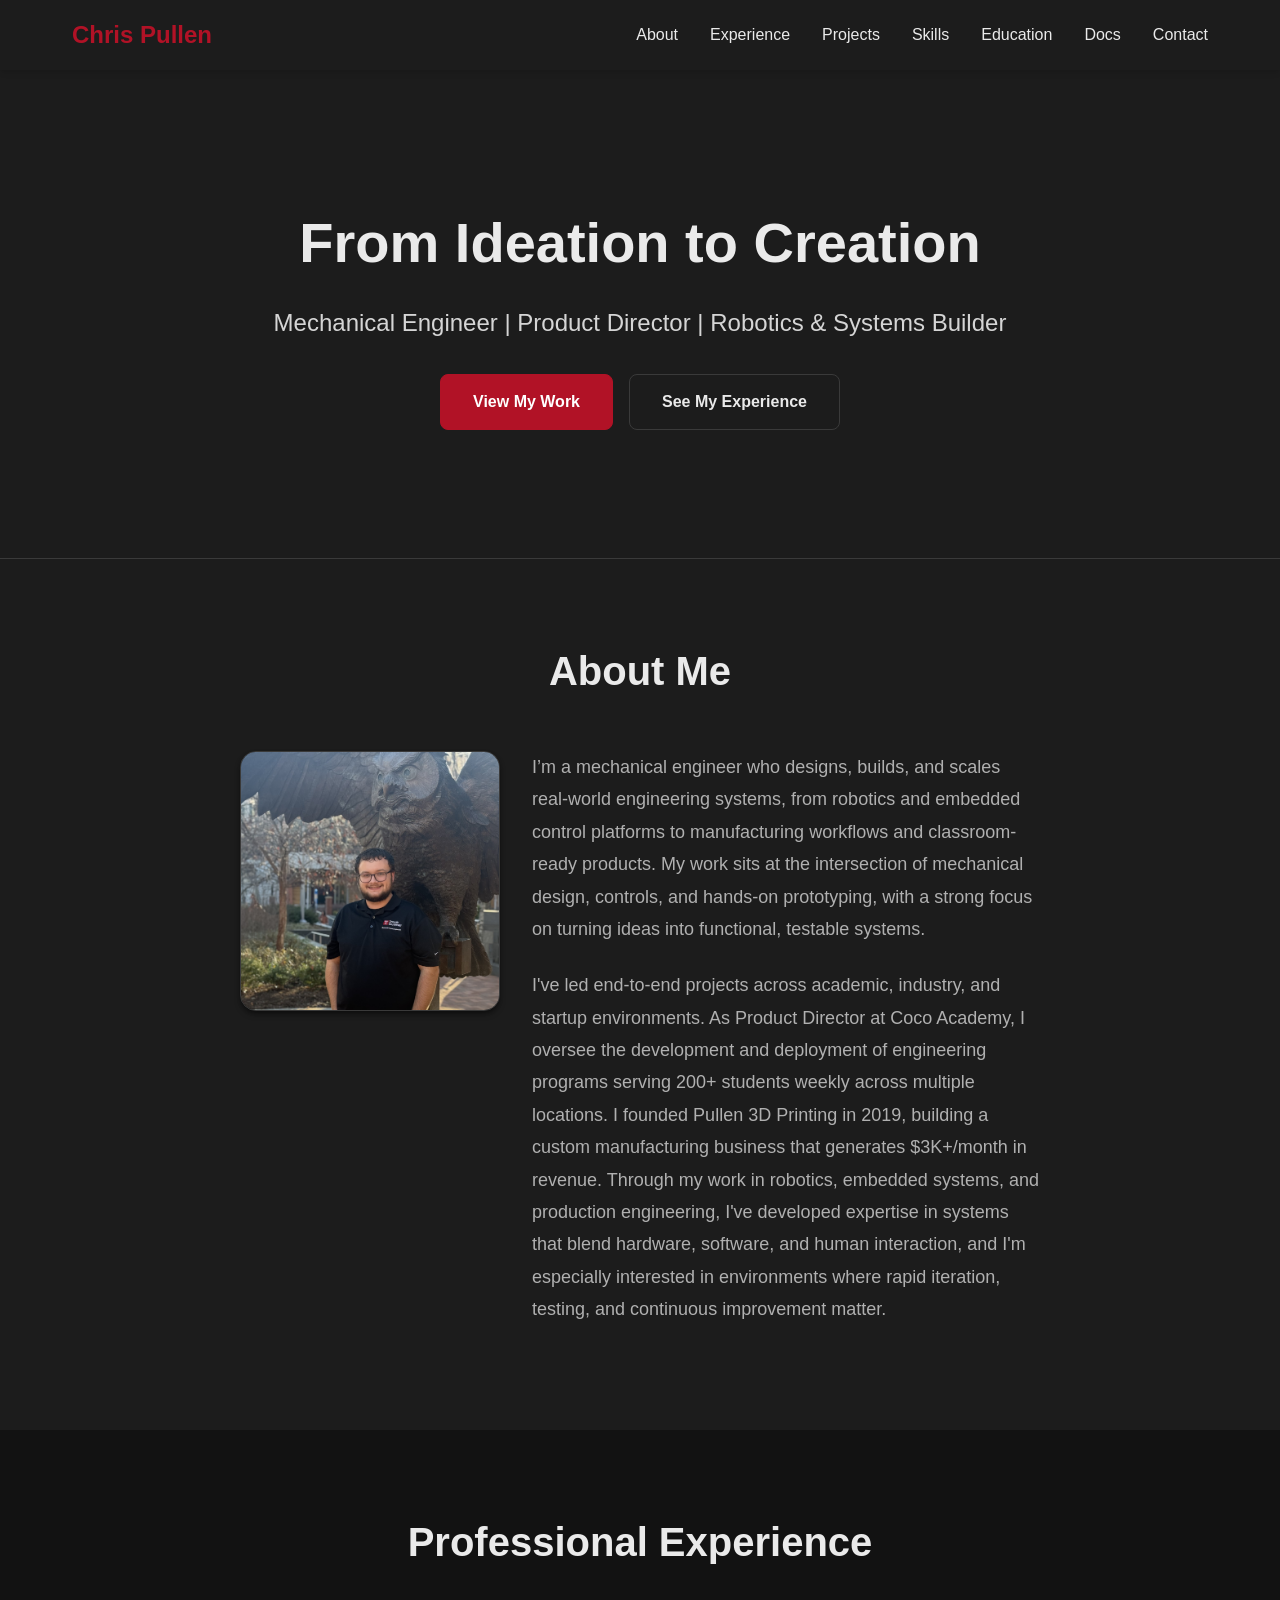
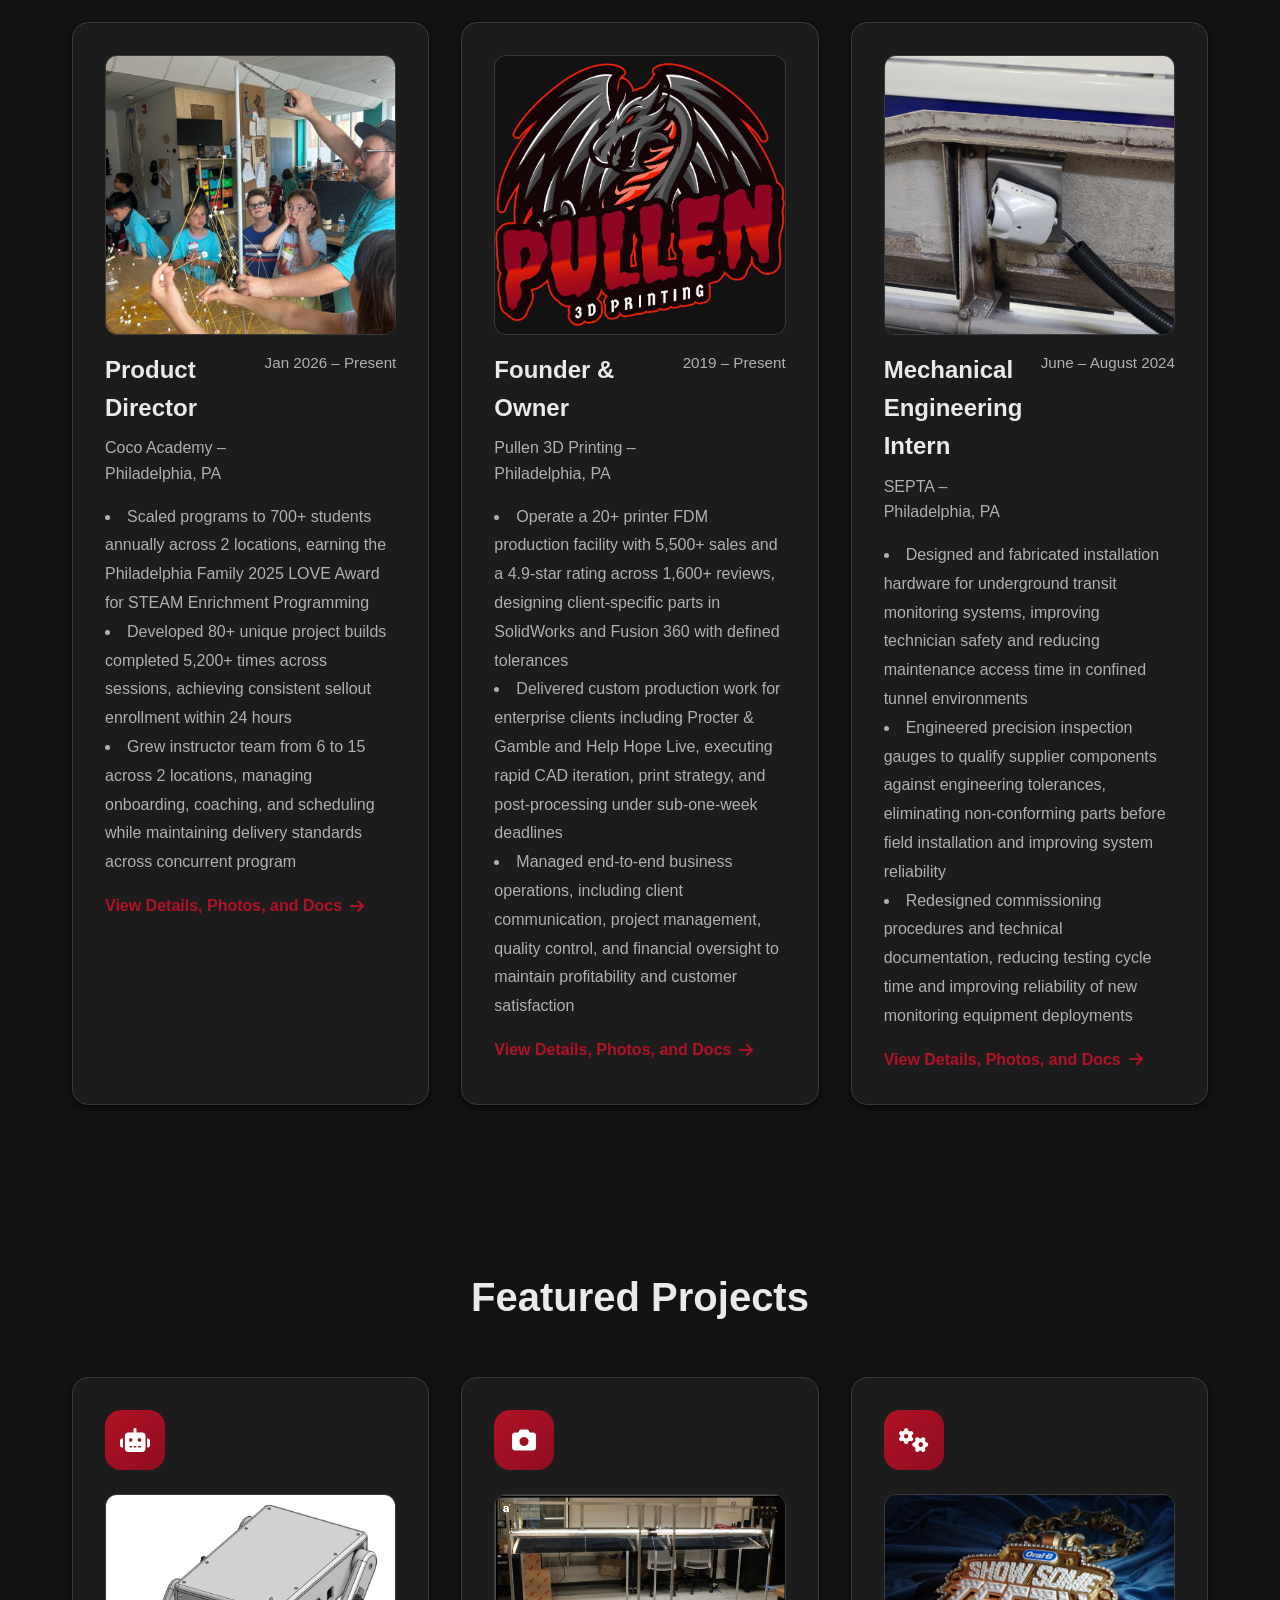
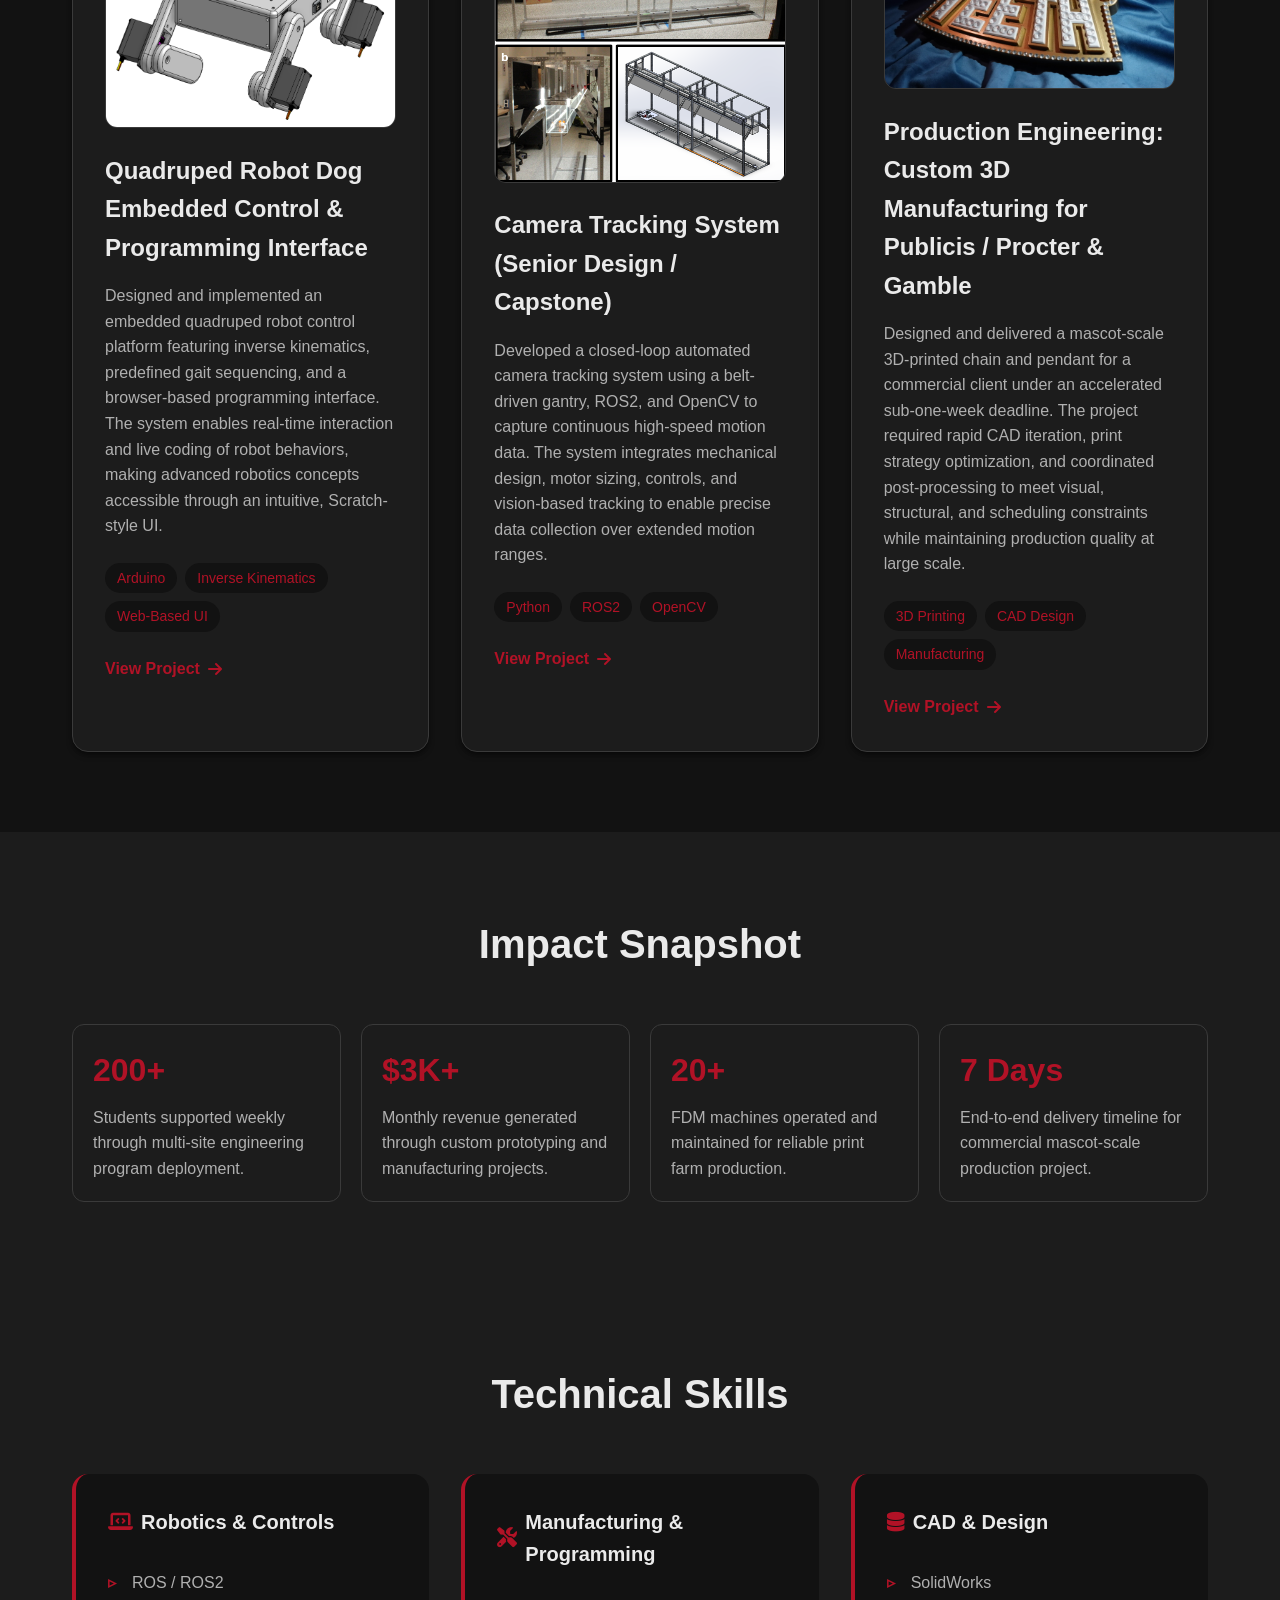
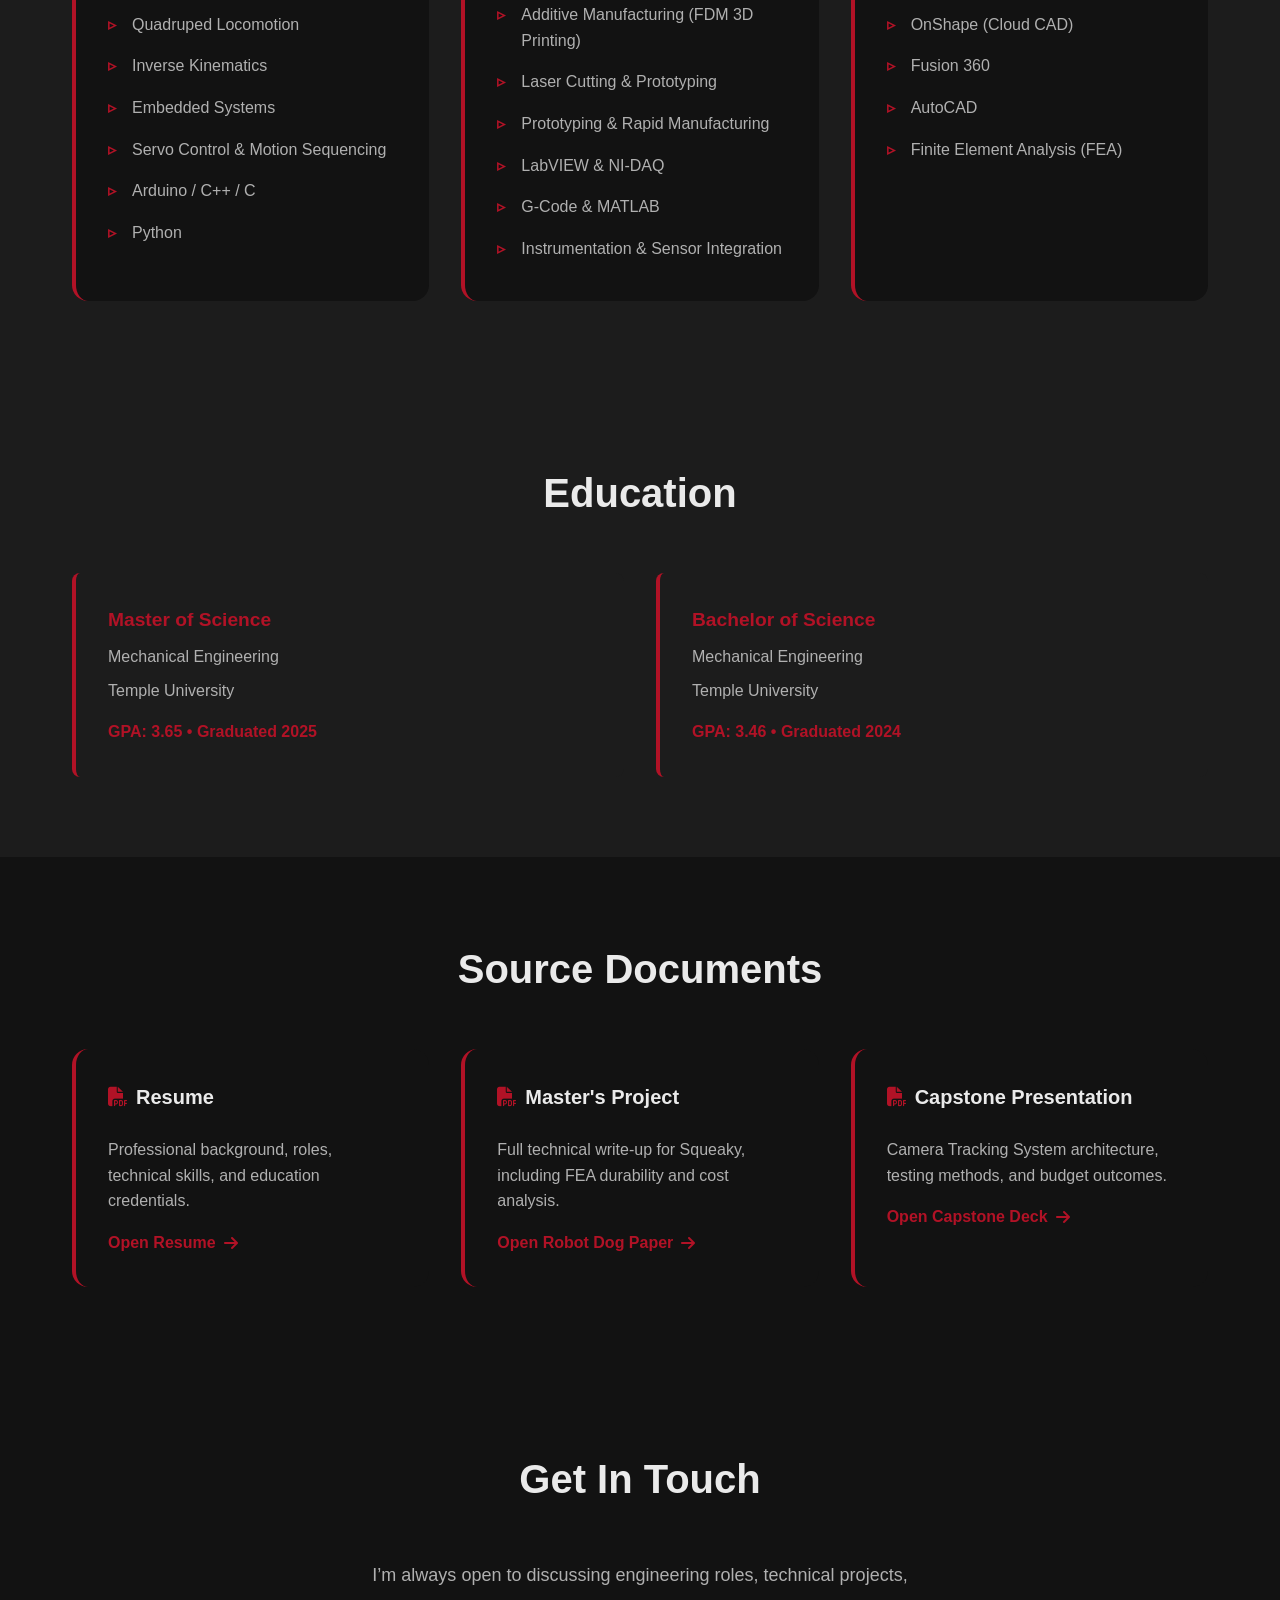
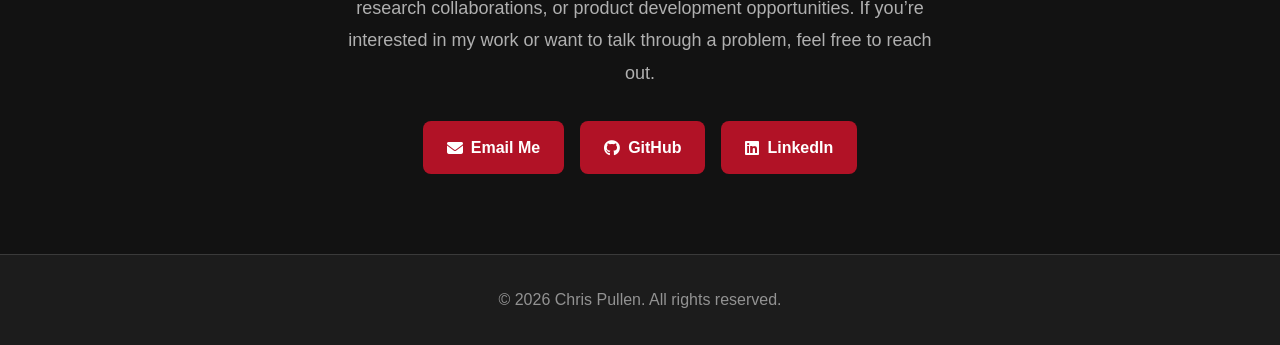
<file: index.html>
<!DOCTYPE html>
<html lang="en">
<head>
    <meta charset="UTF-8">
    <meta name="viewport" content="width=device-width, initial-scale=1.0">
    <meta name="description" content="Engineering Portfolio - Chris Pullen">
    <title>Chris Pullen - Engineering Portfolio</title>
    <link rel="stylesheet" href="styles.css">
    <link rel="stylesheet" href="https://cdnjs.cloudflare.com/ajax/libs/font-awesome/6.4.0/css/all.min.css">
</head>
<body>
    <!-- Navigation -->
    <nav class="navbar">
        <div class="container">
            <div class="nav-brand">Chris Pullen</div>
            <ul class="nav-menu">
                <li><a href="#about">About</a></li>
                <li><a href="#experience">Experience</a></li>
                <li><a href="#projects">Projects</a></li>
                <li><a href="#skills">Skills</a></li>
                <li><a href="#education">Education</a></li>
                <li><a href="#documents">Docs</a></li>
                <li><a href="#contact">Contact</a></li>
            </ul>
            <div class="hamburger">
                <span></span>
                <span></span>
                <span></span>
            </div>
        </div>
    </nav>

    <!-- Hero Section -->
    <section class="hero">
        <div class="container">
            <h1 class="hero-title">From Ideation to Creation</h1>
            
            <p class="hero-subtitle">Mechanical Engineer | Product Director | Robotics & Systems Builder</p>
            <div class="hero-cta">
                <a href="#projects" class="btn btn-primary">View My Work</a>
                <a href="#experience" class="btn btn-secondary">See My Experience</a>
            </div>
        </div>
    </section>

    <!-- About Section -->
    <section id="about" class="section about">
        <div class="container">
            <h2 class="section-title">About Me</h2>
            <div class="about-content">
                <div class="about-layout">
                    <img src="assets/photos/CP Crop.jpg" alt="Chris Pullen headshot placeholder" class="about-photo">
                    <div class="about-text">
                        <p>
                            I’m a mechanical engineer who designs, builds, and scales real-world engineering systems, from robotics and embedded control platforms to manufacturing workflows and classroom-ready products.
                            My work sits at the intersection of mechanical design, controls, and hands-on prototyping, with a strong focus on turning ideas into functional, testable systems.
                        </p>
                        <p>
                           I've led end-to-end projects across academic, industry, and startup environments. As Product Director at Coco Academy, I oversee the development and deployment of engineering programs serving 200+ students weekly across multiple locations. I founded Pullen 3D Printing in 2019, building a custom manufacturing business that generates $3K+/month in revenue. Through my work in robotics, embedded systems, and production engineering, I've developed expertise in systems that blend hardware, software, and human interaction, and I'm especially interested in environments where rapid iteration, testing, and continuous improvement matter.
                        </p>
                    </div>
                </div>
            </div>
        </div>
    </section>

    <!-- Experience Section -->
    <section id="experience" class="section experience">
        <div class="container">
            <h2 class="section-title">Professional Experience</h2>
            <div class="experience-grid">
                <div class="experience-card">
                    <img src="assets/photos/Coco_Chris.jpg" alt="Coco Academy experience photo placeholder" class="experience-thumb">
                    <div class="experience-header">
                        <div>
                            <h3 class="experience-title">Product Director</h3>
                            <p class="experience-company">Coco Academy – Philadelphia, PA</p>
                        </div>
                        <span class="experience-date">Jan 2026 – Present</span>
                    </div>
                    <ul class="experience-list">
                        <li>Scaled programs to 700+ students annually across 2 locations, earning the Philadelphia Family 2025 LOVE Award for STEAM Enrichment Programming</li>
                        <li>Developed 80+ unique project builds completed 5,200+ times across sessions, achieving consistent sellout enrollment within 24 hours</li>
                        <li>Grew instructor team from 6 to 15 across 2 locations, managing onboarding, coaching, and scheduling while maintaining delivery standards across concurrent program</li>
                    </ul>
                    <a href="experience/coco-academy.html" class="project-link">View Details, Photos, and Docs <i class="fas fa-arrow-right"></i></a>
                </div>

                <div class="experience-card">
                    <img src="assets/photos/Pullen-3D-Printing-Logo-Transparent.png" alt="Pullen 3D Printing production floor" class="experience-thumb">
                    <div class="experience-header">
                        <div>
                            <h3 class="experience-title">Founder & Owner</h3>
                            <p class="experience-company">Pullen 3D Printing – Philadelphia, PA</p>
                        </div>
                        <span class="experience-date">2019 – Present</span>
                    </div>
                    <ul class="experience-list">
                        <li>Operate a 20+ printer FDM production facility with 5,500+ sales and a 4.9-star rating across 1,600+ reviews, designing client-specific parts in SolidWorks and Fusion 360 with defined tolerances</li>
                        <li>Delivered custom production work for enterprise clients including Procter & Gamble and Help Hope Live, executing rapid CAD iteration, print strategy, and post-processing under sub-one-week deadlines</li>
                        <li>Managed end-to-end business operations, including client communication, project management, quality control, and financial oversight to maintain profitability and customer satisfaction</li>
                    </ul>
                    <a href="experience/pullen-3d-printing.html" class="project-link">View Details, Photos, and Docs <i class="fas fa-arrow-right"></i></a>
                </div>

                <div class="experience-card">
                    <img src="assets/photos/Septa_Camera.jpg" alt="SEPTA tunnel monitoring systems" class="experience-thumb">
                    <div class="experience-header">
                        <div>
                            <h3 class="experience-title">Mechanical Engineering Intern</h3>
                            <p class="experience-company">SEPTA – Philadelphia, PA</p>
                        </div>
                        <span class="experience-date">June – August 2024</span>
                    </div>
                    <ul class="experience-list">
                        <li>Designed and fabricated installation hardware for underground transit monitoring systems, improving technician safety and reducing maintenance access time in confined tunnel environments</li>
                        <li>Engineered precision inspection gauges to qualify supplier components against engineering tolerances, eliminating non-conforming parts before field installation and improving system reliability</li>
                        <li>Redesigned commissioning procedures and technical documentation, reducing testing cycle time and improving reliability of new monitoring equipment deployments</li>
                    </ul>
                    <a href="experience/septa-internship.html" class="project-link">View Details, Photos, and Docs <i class="fas fa-arrow-right"></i></a>
                </div>
            </div>
        </div>
    </section>

    <!-- Projects Section -->
    <section id="projects" class="section projects">
        <div class="container">
            <h2 class="section-title">Featured Projects</h2>
            <div class="projects-grid">
                <div class="project-card">
                    <div class="project-icon">
                        <i class="fas fa-robot"></i>
                    </div>
                    <img src="assets/photos/Robot_Dog_CAD.png" alt="Quadruped robot system overview" class="project-thumb">
                    <h3>Quadruped Robot Dog Embedded Control & Programming Interface</h3>
                    <p>Designed and implemented an embedded quadruped robot control platform featuring inverse kinematics, predefined gait sequencing, and a browser-based programming interface.
                        The system enables real-time interaction and live coding of robot behaviors, making advanced robotics concepts accessible through an intuitive, Scratch-style UI.</p>
                    <div class="project-tech">
                        <span class="tech-tag">Arduino</span>
                        <span class="tech-tag">Inverse Kinematics</span>
                        <span class="tech-tag">Web-Based UI</span>
                    </div>
                    <a href="projects/quadruped-robot.html" class="project-link">View Project <i class="fas fa-arrow-right"></i></a>
                </div>

                <div class="project-card">
                    <div class="project-icon">
                        <i class="fas fa-camera"></i>
                    </div>
                    <img src="assets/photos/Rat Track.png" alt="Automated camera tracking gantry" class="project-thumb">
                    <h3>Camera Tracking System (Senior Design / Capstone)</h3>
                    <p>Developed a closed-loop automated camera tracking system using a belt-driven gantry, ROS2, and OpenCV to capture continuous high-speed motion data. 
                        The system integrates mechanical design, motor sizing, controls, and vision-based tracking to enable precise data collection over extended motion ranges.</p>
                    <div class="project-tech">
                        <span class="tech-tag">Python</span>
                        <span class="tech-tag">ROS2</span>
                        <span class="tech-tag">OpenCV</span>
                    </div>
                    <a href="projects/camera-tracking.html" class="project-link">View Project <i class="fas fa-arrow-right"></i></a>
                </div>

                <div class="project-card">
                    <div class="project-icon">
                        <i class="fas fa-gears"></i>
                    </div>
                    <img src="assets/photos/Necklace.jpg" alt="Custom mascot-scale pendant manufacturing" class="project-thumb">
                    <h3>Production Engineering: Custom 3D Manufacturing for Publicis / Procter & Gamble</h3>
                    <p>Designed and delivered a mascot-scale 3D-printed chain and pendant for a commercial client under an accelerated sub-one-week deadline.
                        The project required rapid CAD iteration, print strategy optimization, and coordinated post-processing to meet visual, structural, and scheduling constraints while maintaining production quality at large scale.</p>
                    <div class="project-tech">
                        <span class="tech-tag">3D Printing</span>
                        <span class="tech-tag">CAD Design</span>
                        <span class="tech-tag">Manufacturing</span>
                    </div>
                    <a href="projects/production-engineering.html" class="project-link">View Project <i class="fas fa-arrow-right"></i></a>
                </div>
            </div>
        </div>
    </section>

    <section class="section" style="background: var(--secondary-color);">
        <div class="container">
            <h2 class="section-title">Impact Snapshot</h2>
            <div class="impact-grid">
                <div class="impact-card">
                    <h3>200+</h3>
                    <p>Students supported weekly through multi-site engineering program deployment.</p>
                </div>
                <div class="impact-card">
                    <h3>$3K+</h3>
                    <p>Monthly revenue generated through custom prototyping and manufacturing projects.</p>
                </div>
                <div class="impact-card">
                    <h3>20+</h3>
                    <p>FDM machines operated and maintained for reliable print farm production.</p>
                </div>
                <div class="impact-card">
                    <h3>7 Days</h3>
                    <p>End-to-end delivery timeline for commercial mascot-scale production project.</p>
                </div>
            </div>
        </div>
    </section>

    <!-- Skills Section -->
    <section id="skills" class="section skills">
        <div class="container">
            <h2 class="section-title">Technical Skills</h2>
            <div class="skills-grid">
                <div class="skill-category">
                    <h3><i class="fas fa-laptop-code"></i> Robotics & Controls</h3>
                    <ul>
                        <li>ROS / ROS2</li>
                        <li>Quadruped Locomotion</li>
                        <li>Inverse Kinematics</li>
                        <li>Embedded Systems</li>
                        <li>Servo Control & Motion Sequencing</li>
                        <li>Arduino / C++ / C</li>
                        <li>Python</li>
                    </ul>
                </div>

                <div class="skill-category">
                    <h3><i class="fas fa-tools"></i> Manufacturing & Programming</h3>
                    <ul>
                        <li>Additive Manufacturing (FDM 3D Printing)</li>
                        <li>Laser Cutting & Prototyping</li>
                        <li>Prototyping & Rapid Manufacturing</li>
                        <li>LabVIEW & NI-DAQ</li>
                        <li>G-Code & MATLAB</li>
                        <li>Instrumentation & Sensor Integration</li>
                    </ul>
                </div>

                <div class="skill-category">
                    <h3><i class="fas fa-database"></i> CAD & Design</h3>
                    <ul>
                        <li>SolidWorks</li>
                        <li>OnShape (Cloud CAD)</li>
                        <li>Fusion 360</li>
                        <li>AutoCAD</li>
                        <li>Finite Element Analysis (FEA)</li>
                    </ul>
                </div>
            </div>
        </div>
    </section>

    <!-- Education Section -->
    <section id="education" class="section" style="background: var(--secondary-color);">
        <div class="container">
            <h2 class="section-title">Education</h2>
            <div class="education-grid" style="display: grid; grid-template-columns: repeat(auto-fit, minmax(300px, 1fr)); gap: 2rem;">
                <div style="background: var(--bg-white); padding: 2rem; border-radius: 8px; border-left: 4px solid var(--primary-color);">
                    <h3 style="color: var(--primary-color); margin: 0 0 0.5rem 0; font-size: 1.2rem;">Master of Science</h3>
                    <p style="color: var(--text-secondary); margin: 0.5rem 0; font-weight: 500;">Mechanical Engineering</p>
                    <p style="color: var(--text-secondary); margin: 0.5rem 0;">Temple University</p>
                    <p style="color: var(--primary-color); margin: 1rem 0 0 0; font-weight: 600;">GPA: 3.65 • Graduated 2025</p>
                </div>
                <div style="background: var(--bg-white); padding: 2rem; border-radius: 8px; border-left: 4px solid var(--primary-color);">
                    <h3 style="color: var(--primary-color); margin: 0 0 0.5rem 0; font-size: 1.2rem;">Bachelor of Science</h3>
                    <p style="color: var(--text-secondary); margin: 0.5rem 0; font-weight: 500;">Mechanical Engineering</p>
                    <p style="color: var(--text-secondary); margin: 0.5rem 0;">Temple University</p>
                    <p style="color: var(--primary-color); margin: 1rem 0 0 0; font-weight: 600;">GPA: 3.46 • Graduated 2024</p>
                </div>
            </div>
        </div>
    </section>

    <section id="documents" class="section" style="background: var(--bg-light);">
        <div class="container">
            <h2 class="section-title">Source Documents</h2>
            <div class="skills-grid">
                <div class="skill-category">
                    <h3><i class="fas fa-file-pdf"></i> Resume</h3>
                    <p style="color: var(--text-secondary); margin-bottom: 1rem;">Professional background, roles, technical skills, and education credentials.</p>
                    <a href="assets/PDFs/Pullen_Chris_Resume.pdf" class="project-link" target="_blank">Open Resume <i class="fas fa-arrow-right"></i></a>
                </div>
                <div class="skill-category">
                    <h3><i class="fas fa-file-pdf"></i> Master's Project</h3>
                    <p style="color: var(--text-secondary); margin-bottom: 1rem;">Full technical write-up for Squeaky, including FEA durability and cost analysis.</p>
                    <a href="assets/PDFs/Robot Dog Final Paper.pdf" class="project-link" target="_blank">Open Robot Dog Paper <i class="fas fa-arrow-right"></i></a>
                </div>
                <div class="skill-category">
                    <h3><i class="fas fa-file-pdf"></i> Capstone Presentation</h3>
                    <p style="color: var(--text-secondary); margin-bottom: 1rem;">Camera Tracking System architecture, testing methods, and budget outcomes.</p>
                    <a href="assets/PDFs/Team2_Fa24_FinalPresentation.pdf" class="project-link" target="_blank">Open Capstone Deck <i class="fas fa-arrow-right"></i></a>
                </div>
            </div>
        </div>
    </section>

    <!-- Contact Section -->
    <section id="contact" class="section contact">
        <div class="container">
            <h2 class="section-title">Get In Touch</h2>
            <div class="contact-content">
                <p class="contact-text">
                    I’m always open to discussing engineering roles, technical projects, research collaborations, or product development opportunities. If you’re interested in my work or want to talk through a problem, feel free to reach out.
                </p>
                <div class="contact-links">
                    <a href="mailto:fivepullens@gmail.com" class="contact-btn">
                        <i class="fas fa-envelope"></i> Email Me
                    </a>
                    <a href="https://github.com/Chrispullen2001" target="_blank" class="contact-btn">
                        <i class="fab fa-github"></i> GitHub
                    </a>
                    <a href="https://linkedin.com/in/christopher-pullen-169171200" target="_blank" class="contact-btn">
                        <i class="fab fa-linkedin"></i> LinkedIn
                    </a>
                </div>
            </div>
        </div>
    </section>

    <!-- Footer -->
    <footer class="footer">
        <div class="container">
            <p>&copy; 2026 Chris Pullen. All rights reserved.</p>
        </div>
    </footer>

    <script src="script.js"></script>
</body>
</html>
</file>
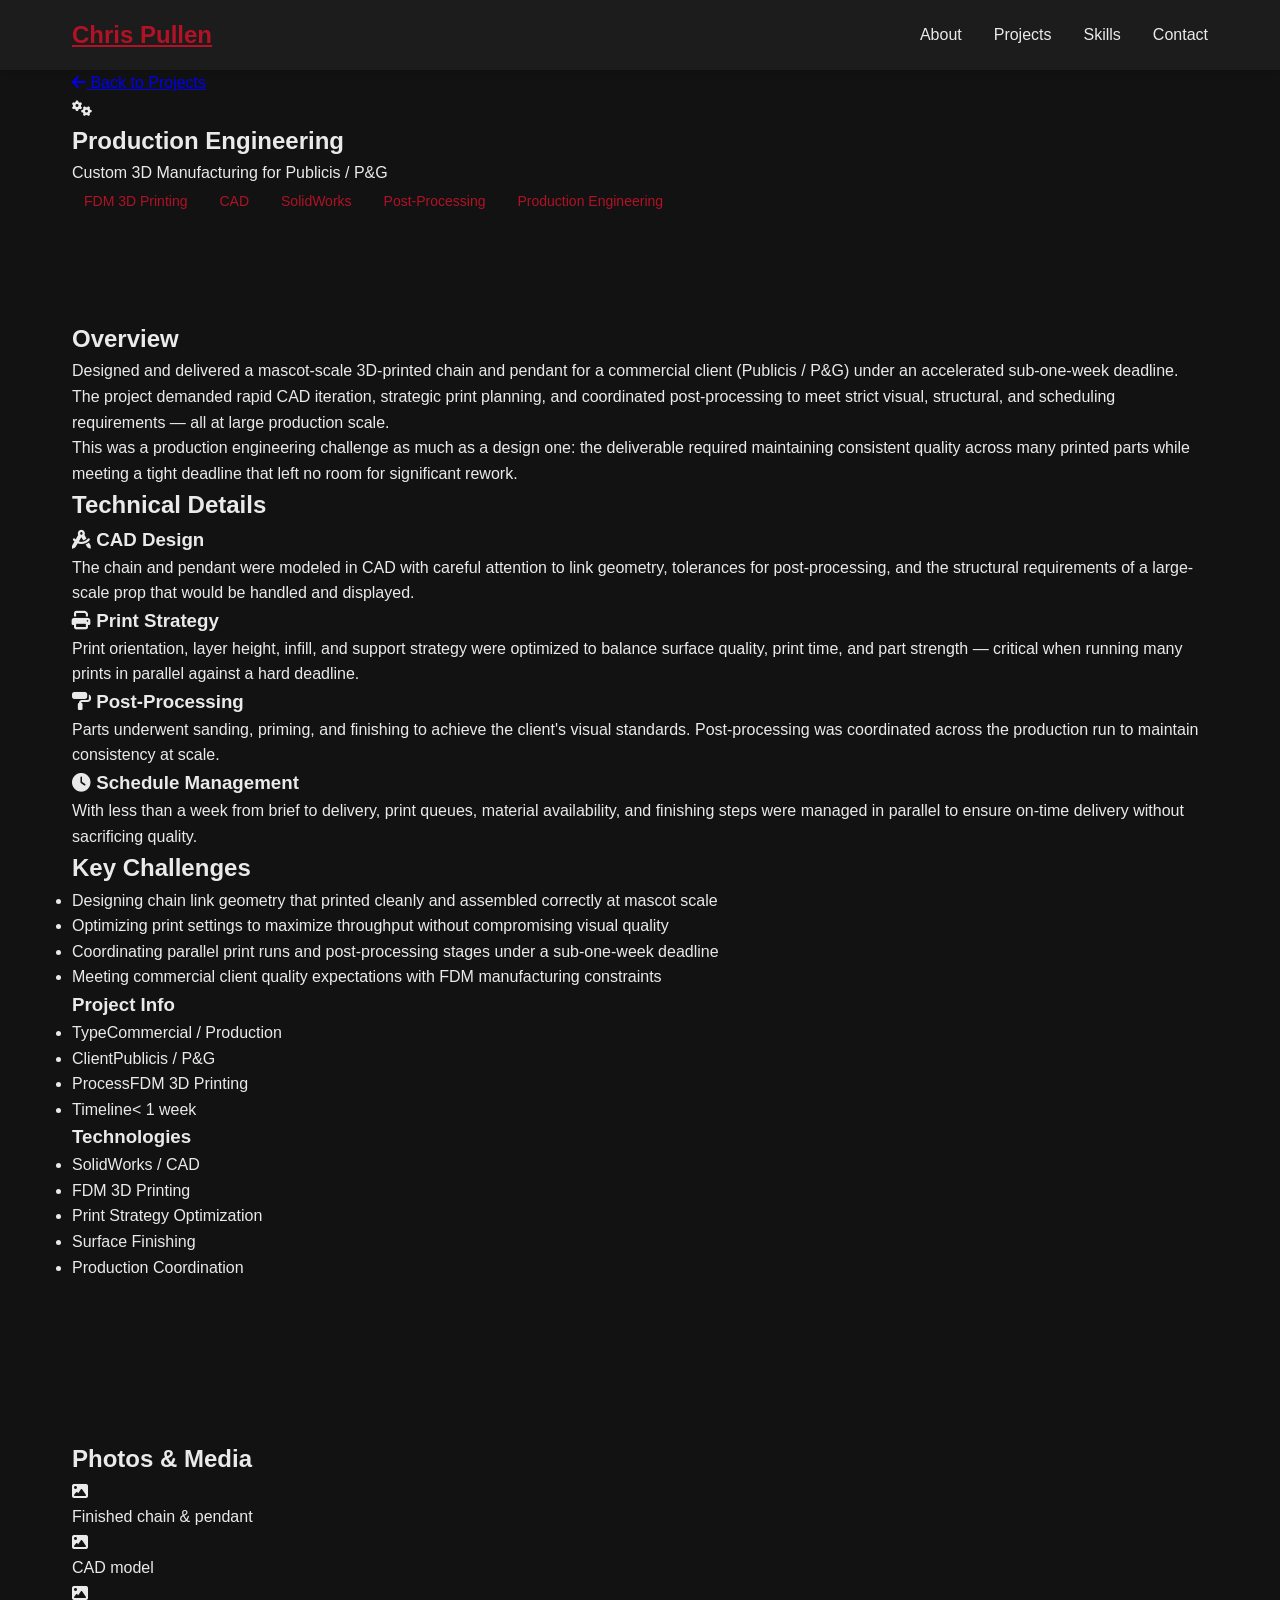
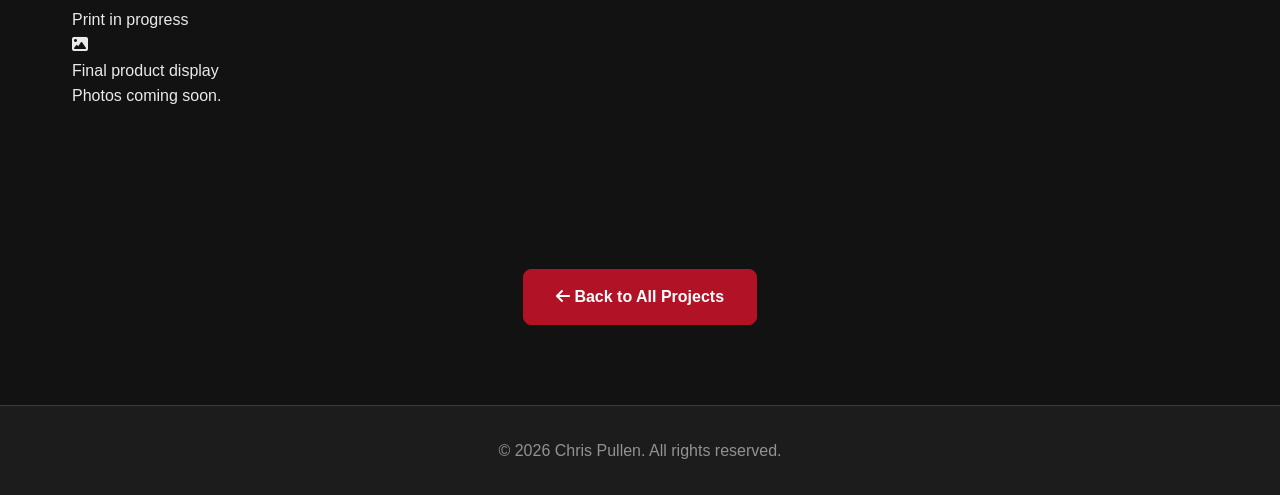
<file: project-3d-manufacturing.html>
<!DOCTYPE html>
<html lang="en">
<head>
    <meta charset="UTF-8">
    <meta name="viewport" content="width=device-width, initial-scale=1.0">
    <meta name="description" content="3D Manufacturing - Publicis / P&G - Chris Pullen Engineering Portfolio">
    <title>Production Engineering: Publicis / P&amp;G - Chris Pullen</title>
    <link rel="stylesheet" href="styles.css">
    <link rel="stylesheet" href="https://cdnjs.cloudflare.com/ajax/libs/font-awesome/6.4.0/css/all.min.css">
</head>
<body>
    <!-- Navigation -->
    <nav class="navbar">
        <div class="container">
            <a href="index.html" class="nav-brand">Chris Pullen</a>
            <ul class="nav-menu">
                <li><a href="index.html#about">About</a></li>
                <li><a href="index.html#projects">Projects</a></li>
                <li><a href="index.html#skills">Skills</a></li>
                <li><a href="index.html#contact">Contact</a></li>
            </ul>
            <div class="hamburger">
                <span></span>
                <span></span>
                <span></span>
            </div>
        </div>
    </nav>

    <!-- Project Hero -->
    <section class="project-hero">
        <div class="container">
            <a href="index.html#projects" class="back-link"><i class="fas fa-arrow-left"></i> Back to Projects</a>
            <div class="project-hero-content">
                <div class="project-hero-icon">
                    <i class="fas fa-gears"></i>
                </div>
                <div>
                    <h1>Production Engineering</h1>
                    <p class="project-hero-subtitle">Custom 3D Manufacturing for Publicis / P&amp;G</p>
                    <div class="project-tech">
                        <span class="tech-tag">FDM 3D Printing</span>
                        <span class="tech-tag">CAD</span>
                        <span class="tech-tag">SolidWorks</span>
                        <span class="tech-tag">Post-Processing</span>
                        <span class="tech-tag">Production Engineering</span>
                    </div>
                </div>
            </div>
        </div>
    </section>

    <!-- Overview -->
    <section class="section project-section">
        <div class="container project-content">
            <div class="project-main">
                <h2 class="project-section-title">Overview</h2>
                <p>
                    Designed and delivered a mascot-scale 3D-printed chain and pendant for a commercial client (Publicis / P&G)
                    under an accelerated sub-one-week deadline. The project demanded rapid CAD iteration,
                    strategic print planning, and coordinated post-processing to meet strict visual, structural,
                    and scheduling requirements — all at large production scale.
                </p>
                <p>
                    This was a production engineering challenge as much as a design one: the deliverable required maintaining
                    consistent quality across many printed parts while meeting a tight deadline that left no room for significant rework.
                </p>

                <h2 class="project-section-title">Technical Details</h2>
                <div class="detail-grid">
                    <div class="detail-card">
                        <h3><i class="fas fa-drafting-compass"></i> CAD Design</h3>
                        <p>The chain and pendant were modeled in CAD with careful attention to link geometry, tolerances for post-processing,
                        and the structural requirements of a large-scale prop that would be handled and displayed.</p>
                    </div>
                    <div class="detail-card">
                        <h3><i class="fas fa-print"></i> Print Strategy</h3>
                        <p>Print orientation, layer height, infill, and support strategy were optimized to balance surface quality,
                        print time, and part strength — critical when running many prints in parallel against a hard deadline.</p>
                    </div>
                    <div class="detail-card">
                        <h3><i class="fas fa-paint-roller"></i> Post-Processing</h3>
                        <p>Parts underwent sanding, priming, and finishing to achieve the client's visual standards.
                        Post-processing was coordinated across the production run to maintain consistency at scale.</p>
                    </div>
                    <div class="detail-card">
                        <h3><i class="fas fa-clock"></i> Schedule Management</h3>
                        <p>With less than a week from brief to delivery, print queues, material availability, and finishing steps
                        were managed in parallel to ensure on-time delivery without sacrificing quality.</p>
                    </div>
                </div>

                <h2 class="project-section-title">Key Challenges</h2>
                <ul class="challenge-list">
                    <li>Designing chain link geometry that printed cleanly and assembled correctly at mascot scale</li>
                    <li>Optimizing print settings to maximize throughput without compromising visual quality</li>
                    <li>Coordinating parallel print runs and post-processing stages under a sub-one-week deadline</li>
                    <li>Meeting commercial client quality expectations with FDM manufacturing constraints</li>
                </ul>
            </div>

            <!-- Sidebar -->
            <aside class="project-sidebar">
                <div class="sidebar-card">
                    <h3>Project Info</h3>
                    <ul class="info-list">
                        <li><span>Type</span><span>Commercial / Production</span></li>
                        <li><span>Client</span><span>Publicis / P&amp;G</span></li>
                        <li><span>Process</span><span>FDM 3D Printing</span></li>
                        <li><span>Timeline</span><span>&lt; 1 week</span></li>
                    </ul>
                </div>
                <div class="sidebar-card">
                    <h3>Technologies</h3>
                    <ul class="info-list stacked">
                        <li>SolidWorks / CAD</li>
                        <li>FDM 3D Printing</li>
                        <li>Print Strategy Optimization</li>
                        <li>Surface Finishing</li>
                        <li>Production Coordination</li>
                    </ul>
                </div>
            </aside>
        </div>
    </section>

    <!-- Photo Gallery -->
    <section class="section gallery-section">
        <div class="container">
            <h2 class="project-section-title">Photos & Media</h2>
            <div class="gallery-grid">
                <div class="gallery-placeholder">
                    <i class="fas fa-image"></i>
                    <p>Finished chain & pendant</p>
                </div>
                <div class="gallery-placeholder">
                    <i class="fas fa-image"></i>
                    <p>CAD model</p>
                </div>
                <div class="gallery-placeholder">
                    <i class="fas fa-image"></i>
                    <p>Print in progress</p>
                </div>
                <div class="gallery-placeholder">
                    <i class="fas fa-image"></i>
                    <p>Final product display</p>
                </div>
            </div>
            <p class="gallery-note">Photos coming soon.</p>
        </div>
    </section>

    <!-- Back Link -->
    <section class="section back-section">
        <div class="container" style="text-align:center;">
            <a href="index.html#projects" class="btn btn-primary"><i class="fas fa-arrow-left"></i> Back to All Projects</a>
        </div>
    </section>

    <!-- Footer -->
    <footer class="footer">
        <div class="container">
            <p>&copy; 2026 Chris Pullen. All rights reserved.</p>
        </div>
    </footer>

    <script src="script.js"></script>
</body>
</html>
</file>
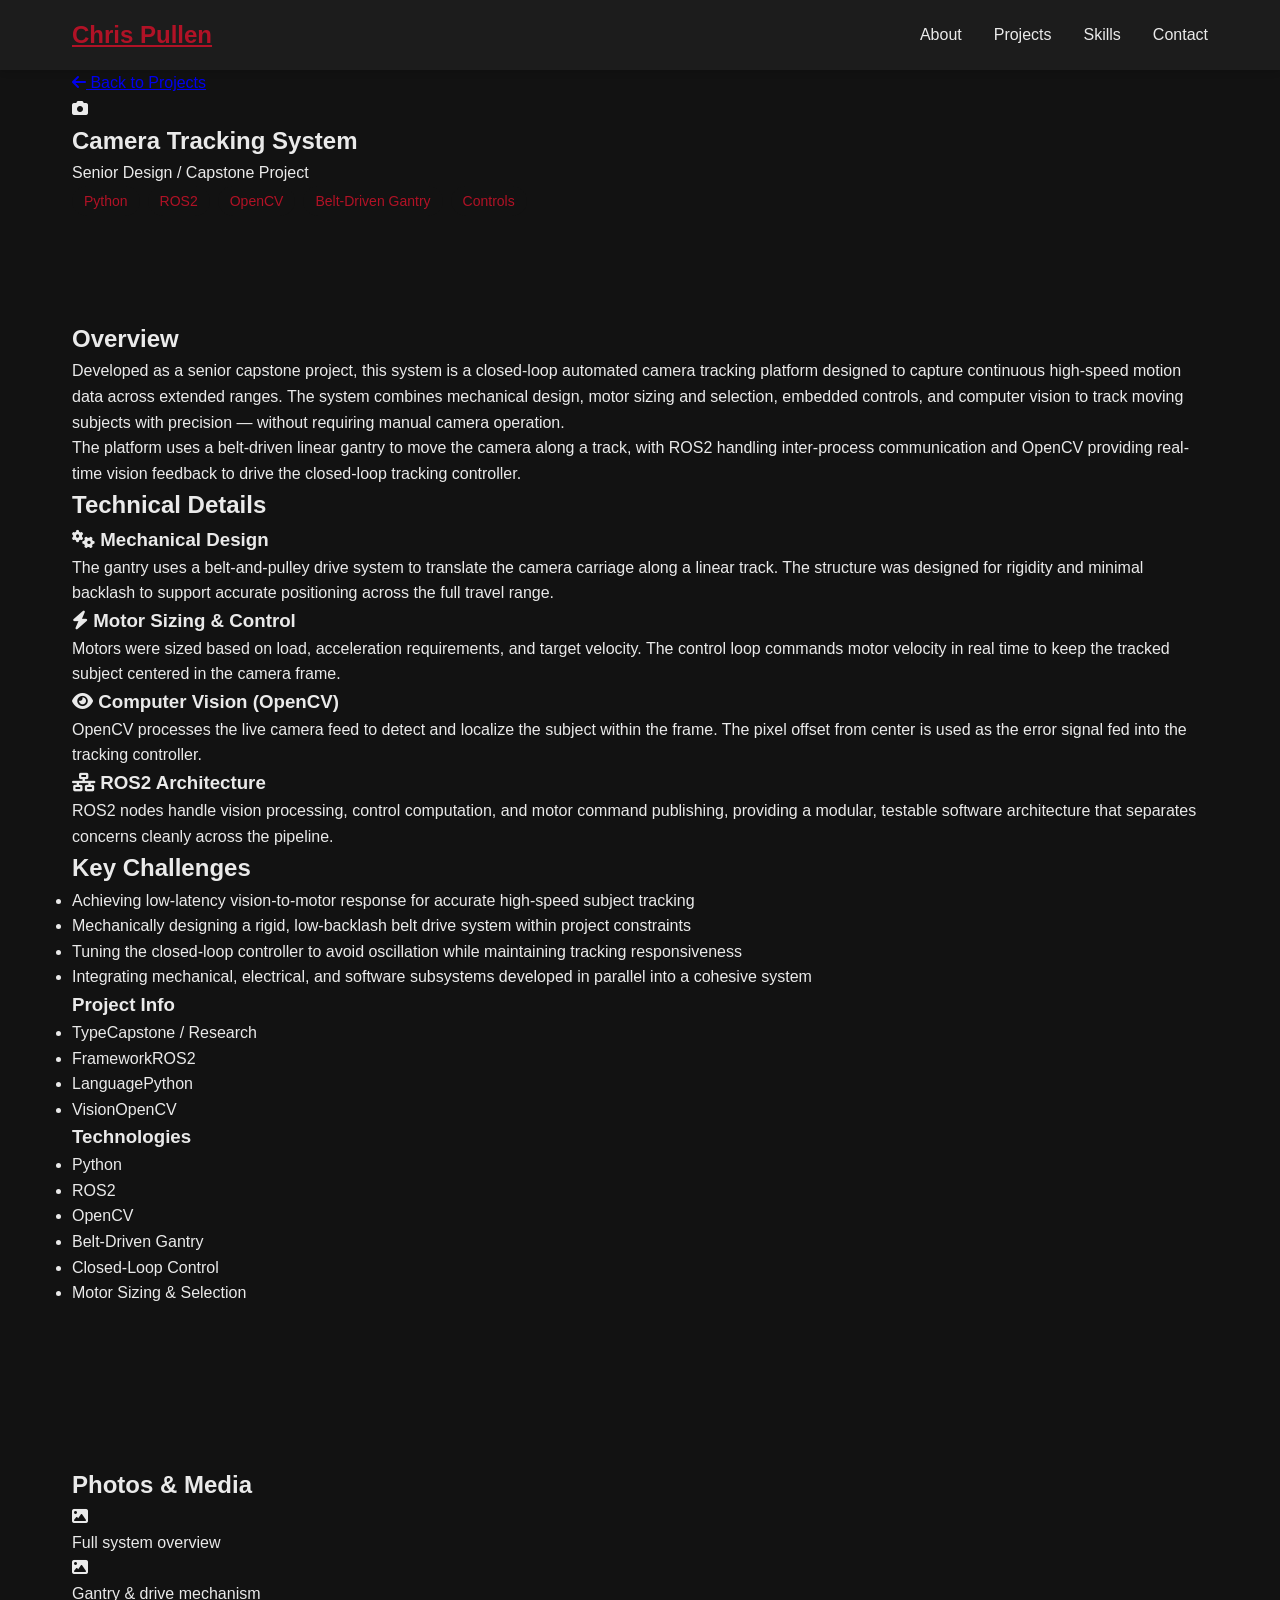
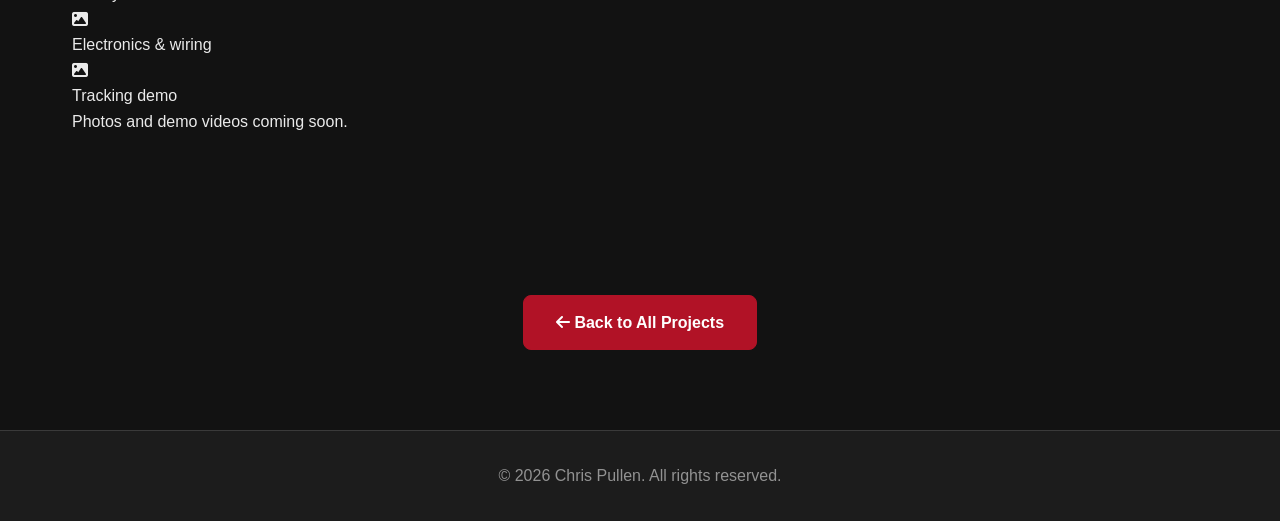
<file: project-camera-tracking.html>
<!DOCTYPE html>
<html lang="en">
<head>
    <meta charset="UTF-8">
    <meta name="viewport" content="width=device-width, initial-scale=1.0">
    <meta name="description" content="Camera Tracking System - Chris Pullen Engineering Portfolio">
    <title>Camera Tracking System - Chris Pullen</title>
    <link rel="stylesheet" href="styles.css">
    <link rel="stylesheet" href="https://cdnjs.cloudflare.com/ajax/libs/font-awesome/6.4.0/css/all.min.css">
</head>
<body>
    <!-- Navigation -->
    <nav class="navbar">
        <div class="container">
            <a href="index.html" class="nav-brand">Chris Pullen</a>
            <ul class="nav-menu">
                <li><a href="index.html#about">About</a></li>
                <li><a href="index.html#projects">Projects</a></li>
                <li><a href="index.html#skills">Skills</a></li>
                <li><a href="index.html#contact">Contact</a></li>
            </ul>
            <div class="hamburger">
                <span></span>
                <span></span>
                <span></span>
            </div>
        </div>
    </nav>

    <!-- Project Hero -->
    <section class="project-hero">
        <div class="container">
            <a href="index.html#projects" class="back-link"><i class="fas fa-arrow-left"></i> Back to Projects</a>
            <div class="project-hero-content">
                <div class="project-hero-icon">
                    <i class="fas fa-camera"></i>
                </div>
                <div>
                    <h1>Camera Tracking System</h1>
                    <p class="project-hero-subtitle">Senior Design / Capstone Project</p>
                    <div class="project-tech">
                        <span class="tech-tag">Python</span>
                        <span class="tech-tag">ROS2</span>
                        <span class="tech-tag">OpenCV</span>
                        <span class="tech-tag">Belt-Driven Gantry</span>
                        <span class="tech-tag">Controls</span>
                    </div>
                </div>
            </div>
        </div>
    </section>

    <!-- Overview -->
    <section class="section project-section">
        <div class="container project-content">
            <div class="project-main">
                <h2 class="project-section-title">Overview</h2>
                <p>
                    Developed as a senior capstone project, this system is a closed-loop automated camera tracking platform designed to
                    capture continuous high-speed motion data across extended ranges. The system combines mechanical design,
                    motor sizing and selection, embedded controls, and computer vision to track moving subjects with precision —
                    without requiring manual camera operation.
                </p>
                <p>
                    The platform uses a belt-driven linear gantry to move the camera along a track,
                    with ROS2 handling inter-process communication and OpenCV providing real-time vision feedback
                    to drive the closed-loop tracking controller.
                </p>

                <h2 class="project-section-title">Technical Details</h2>
                <div class="detail-grid">
                    <div class="detail-card">
                        <h3><i class="fas fa-cogs"></i> Mechanical Design</h3>
                        <p>The gantry uses a belt-and-pulley drive system to translate the camera carriage along a linear track.
                        The structure was designed for rigidity and minimal backlash to support accurate positioning across the full travel range.</p>
                    </div>
                    <div class="detail-card">
                        <h3><i class="fas fa-bolt"></i> Motor Sizing & Control</h3>
                        <p>Motors were sized based on load, acceleration requirements, and target velocity.
                        The control loop commands motor velocity in real time to keep the tracked subject centered in the camera frame.</p>
                    </div>
                    <div class="detail-card">
                        <h3><i class="fas fa-eye"></i> Computer Vision (OpenCV)</h3>
                        <p>OpenCV processes the live camera feed to detect and localize the subject within the frame.
                        The pixel offset from center is used as the error signal fed into the tracking controller.</p>
                    </div>
                    <div class="detail-card">
                        <h3><i class="fas fa-network-wired"></i> ROS2 Architecture</h3>
                        <p>ROS2 nodes handle vision processing, control computation, and motor command publishing,
                        providing a modular, testable software architecture that separates concerns cleanly across the pipeline.</p>
                    </div>
                </div>

                <h2 class="project-section-title">Key Challenges</h2>
                <ul class="challenge-list">
                    <li>Achieving low-latency vision-to-motor response for accurate high-speed subject tracking</li>
                    <li>Mechanically designing a rigid, low-backlash belt drive system within project constraints</li>
                    <li>Tuning the closed-loop controller to avoid oscillation while maintaining tracking responsiveness</li>
                    <li>Integrating mechanical, electrical, and software subsystems developed in parallel into a cohesive system</li>
                </ul>
            </div>

            <!-- Sidebar -->
            <aside class="project-sidebar">
                <div class="sidebar-card">
                    <h3>Project Info</h3>
                    <ul class="info-list">
                        <li><span>Type</span><span>Capstone / Research</span></li>
                        <li><span>Framework</span><span>ROS2</span></li>
                        <li><span>Language</span><span>Python</span></li>
                        <li><span>Vision</span><span>OpenCV</span></li>
                    </ul>
                </div>
                <div class="sidebar-card">
                    <h3>Technologies</h3>
                    <ul class="info-list stacked">
                        <li>Python</li>
                        <li>ROS2</li>
                        <li>OpenCV</li>
                        <li>Belt-Driven Gantry</li>
                        <li>Closed-Loop Control</li>
                        <li>Motor Sizing & Selection</li>
                    </ul>
                </div>
            </aside>
        </div>
    </section>

    <!-- Photo Gallery -->
    <section class="section gallery-section">
        <div class="container">
            <h2 class="project-section-title">Photos & Media</h2>
            <div class="gallery-grid">
                <div class="gallery-placeholder">
                    <i class="fas fa-image"></i>
                    <p>Full system overview</p>
                </div>
                <div class="gallery-placeholder">
                    <i class="fas fa-image"></i>
                    <p>Gantry & drive mechanism</p>
                </div>
                <div class="gallery-placeholder">
                    <i class="fas fa-image"></i>
                    <p>Electronics & wiring</p>
                </div>
                <div class="gallery-placeholder">
                    <i class="fas fa-image"></i>
                    <p>Tracking demo</p>
                </div>
            </div>
            <p class="gallery-note">Photos and demo videos coming soon.</p>
        </div>
    </section>

    <!-- Back Link -->
    <section class="section back-section">
        <div class="container" style="text-align:center;">
            <a href="index.html#projects" class="btn btn-primary"><i class="fas fa-arrow-left"></i> Back to All Projects</a>
        </div>
    </section>

    <!-- Footer -->
    <footer class="footer">
        <div class="container">
            <p>&copy; 2026 Chris Pullen. All rights reserved.</p>
        </div>
    </footer>

    <script src="script.js"></script>
</body>
</html>
</file>
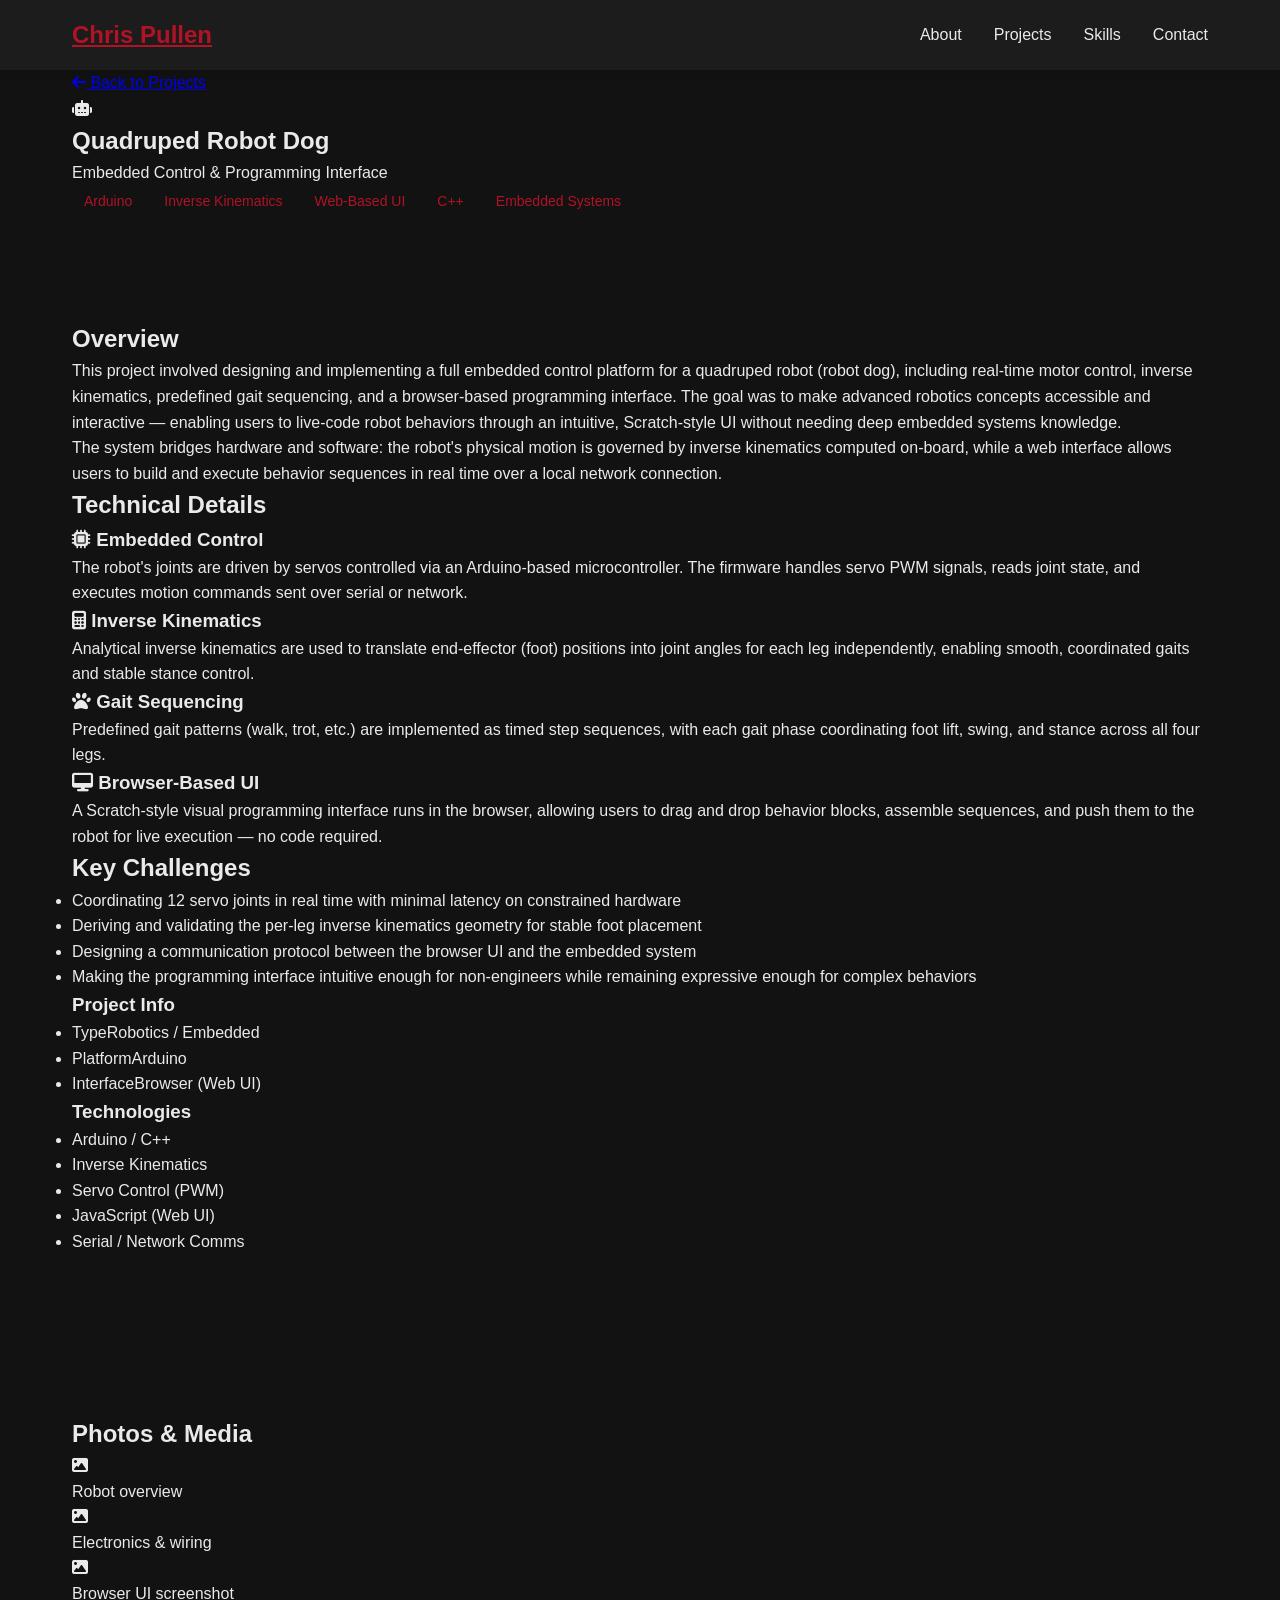
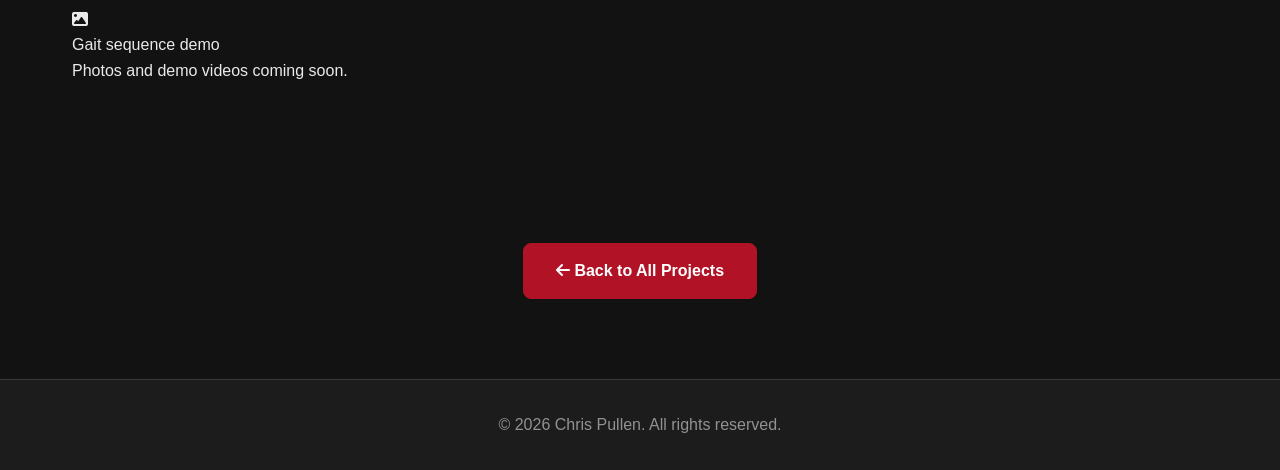
<file: project-quadruped.html>
<!DOCTYPE html>
<html lang="en">
<head>
    <meta charset="UTF-8">
    <meta name="viewport" content="width=device-width, initial-scale=1.0">
    <meta name="description" content="Quadruped Robot Dog - Chris Pullen Engineering Portfolio">
    <title>Quadruped Robot Dog - Chris Pullen</title>
    <link rel="stylesheet" href="styles.css">
    <link rel="stylesheet" href="https://cdnjs.cloudflare.com/ajax/libs/font-awesome/6.4.0/css/all.min.css">
</head>
<body>
    <!-- Navigation -->
    <nav class="navbar">
        <div class="container">
            <a href="index.html" class="nav-brand">Chris Pullen</a>
            <ul class="nav-menu">
                <li><a href="index.html#about">About</a></li>
                <li><a href="index.html#projects">Projects</a></li>
                <li><a href="index.html#skills">Skills</a></li>
                <li><a href="index.html#contact">Contact</a></li>
            </ul>
            <div class="hamburger">
                <span></span>
                <span></span>
                <span></span>
            </div>
        </div>
    </nav>

    <!-- Project Hero -->
    <section class="project-hero">
        <div class="container">
            <a href="index.html#projects" class="back-link"><i class="fas fa-arrow-left"></i> Back to Projects</a>
            <div class="project-hero-content">
                <div class="project-hero-icon">
                    <i class="fas fa-robot"></i>
                </div>
                <div>
                    <h1>Quadruped Robot Dog</h1>
                    <p class="project-hero-subtitle">Embedded Control & Programming Interface</p>
                    <div class="project-tech">
                        <span class="tech-tag">Arduino</span>
                        <span class="tech-tag">Inverse Kinematics</span>
                        <span class="tech-tag">Web-Based UI</span>
                        <span class="tech-tag">C++</span>
                        <span class="tech-tag">Embedded Systems</span>
                    </div>
                </div>
            </div>
        </div>
    </section>

    <!-- Overview -->
    <section class="section project-section">
        <div class="container project-content">
            <div class="project-main">
                <h2 class="project-section-title">Overview</h2>
                <p>
                    This project involved designing and implementing a full embedded control platform for a quadruped robot (robot dog),
                    including real-time motor control, inverse kinematics, predefined gait sequencing, and a browser-based programming interface.
                    The goal was to make advanced robotics concepts accessible and interactive — enabling users to live-code robot behaviors
                    through an intuitive, Scratch-style UI without needing deep embedded systems knowledge.
                </p>
                <p>
                    The system bridges hardware and software: the robot's physical motion is governed by inverse kinematics computed on-board,
                    while a web interface allows users to build and execute behavior sequences in real time over a local network connection.
                </p>

                <h2 class="project-section-title">Technical Details</h2>
                <div class="detail-grid">
                    <div class="detail-card">
                        <h3><i class="fas fa-microchip"></i> Embedded Control</h3>
                        <p>The robot's joints are driven by servos controlled via an Arduino-based microcontroller.
                        The firmware handles servo PWM signals, reads joint state, and executes motion commands sent over serial or network.</p>
                    </div>
                    <div class="detail-card">
                        <h3><i class="fas fa-calculator"></i> Inverse Kinematics</h3>
                        <p>Analytical inverse kinematics are used to translate end-effector (foot) positions into joint angles for each leg independently,
                        enabling smooth, coordinated gaits and stable stance control.</p>
                    </div>
                    <div class="detail-card">
                        <h3><i class="fas fa-paw"></i> Gait Sequencing</h3>
                        <p>Predefined gait patterns (walk, trot, etc.) are implemented as timed step sequences,
                        with each gait phase coordinating foot lift, swing, and stance across all four legs.</p>
                    </div>
                    <div class="detail-card">
                        <h3><i class="fas fa-desktop"></i> Browser-Based UI</h3>
                        <p>A Scratch-style visual programming interface runs in the browser, allowing users to drag and drop behavior blocks,
                        assemble sequences, and push them to the robot for live execution — no code required.</p>
                    </div>
                </div>

                <h2 class="project-section-title">Key Challenges</h2>
                <ul class="challenge-list">
                    <li>Coordinating 12 servo joints in real time with minimal latency on constrained hardware</li>
                    <li>Deriving and validating the per-leg inverse kinematics geometry for stable foot placement</li>
                    <li>Designing a communication protocol between the browser UI and the embedded system</li>
                    <li>Making the programming interface intuitive enough for non-engineers while remaining expressive enough for complex behaviors</li>
                </ul>
            </div>

            <!-- Sidebar -->
            <aside class="project-sidebar">
                <div class="sidebar-card">
                    <h3>Project Info</h3>
                    <ul class="info-list">
                        <li><span>Type</span><span>Robotics / Embedded</span></li>
                        <li><span>Platform</span><span>Arduino</span></li>
                        <li><span>Interface</span><span>Browser (Web UI)</span></li>
                    </ul>
                </div>
                <div class="sidebar-card">
                    <h3>Technologies</h3>
                    <ul class="info-list stacked">
                        <li>Arduino / C++</li>
                        <li>Inverse Kinematics</li>
                        <li>Servo Control (PWM)</li>
                        <li>JavaScript (Web UI)</li>
                        <li>Serial / Network Comms</li>
                    </ul>
                </div>
            </aside>
        </div>
    </section>

    <!-- Photo Gallery -->
    <section class="section gallery-section">
        <div class="container">
            <h2 class="project-section-title">Photos & Media</h2>
            <div class="gallery-grid">
                <div class="gallery-placeholder">
                    <i class="fas fa-image"></i>
                    <p>Robot overview</p>
                </div>
                <div class="gallery-placeholder">
                    <i class="fas fa-image"></i>
                    <p>Electronics & wiring</p>
                </div>
                <div class="gallery-placeholder">
                    <i class="fas fa-image"></i>
                    <p>Browser UI screenshot</p>
                </div>
                <div class="gallery-placeholder">
                    <i class="fas fa-image"></i>
                    <p>Gait sequence demo</p>
                </div>
            </div>
            <p class="gallery-note">Photos and demo videos coming soon.</p>
        </div>
    </section>

    <!-- Back Link -->
    <section class="section back-section">
        <div class="container" style="text-align:center;">
            <a href="index.html#projects" class="btn btn-primary"><i class="fas fa-arrow-left"></i> Back to All Projects</a>
        </div>
    </section>

    <!-- Footer -->
    <footer class="footer">
        <div class="container">
            <p>&copy; 2026 Chris Pullen. All rights reserved.</p>
        </div>
    </footer>

    <script src="script.js"></script>
</body>
</html>
</file>
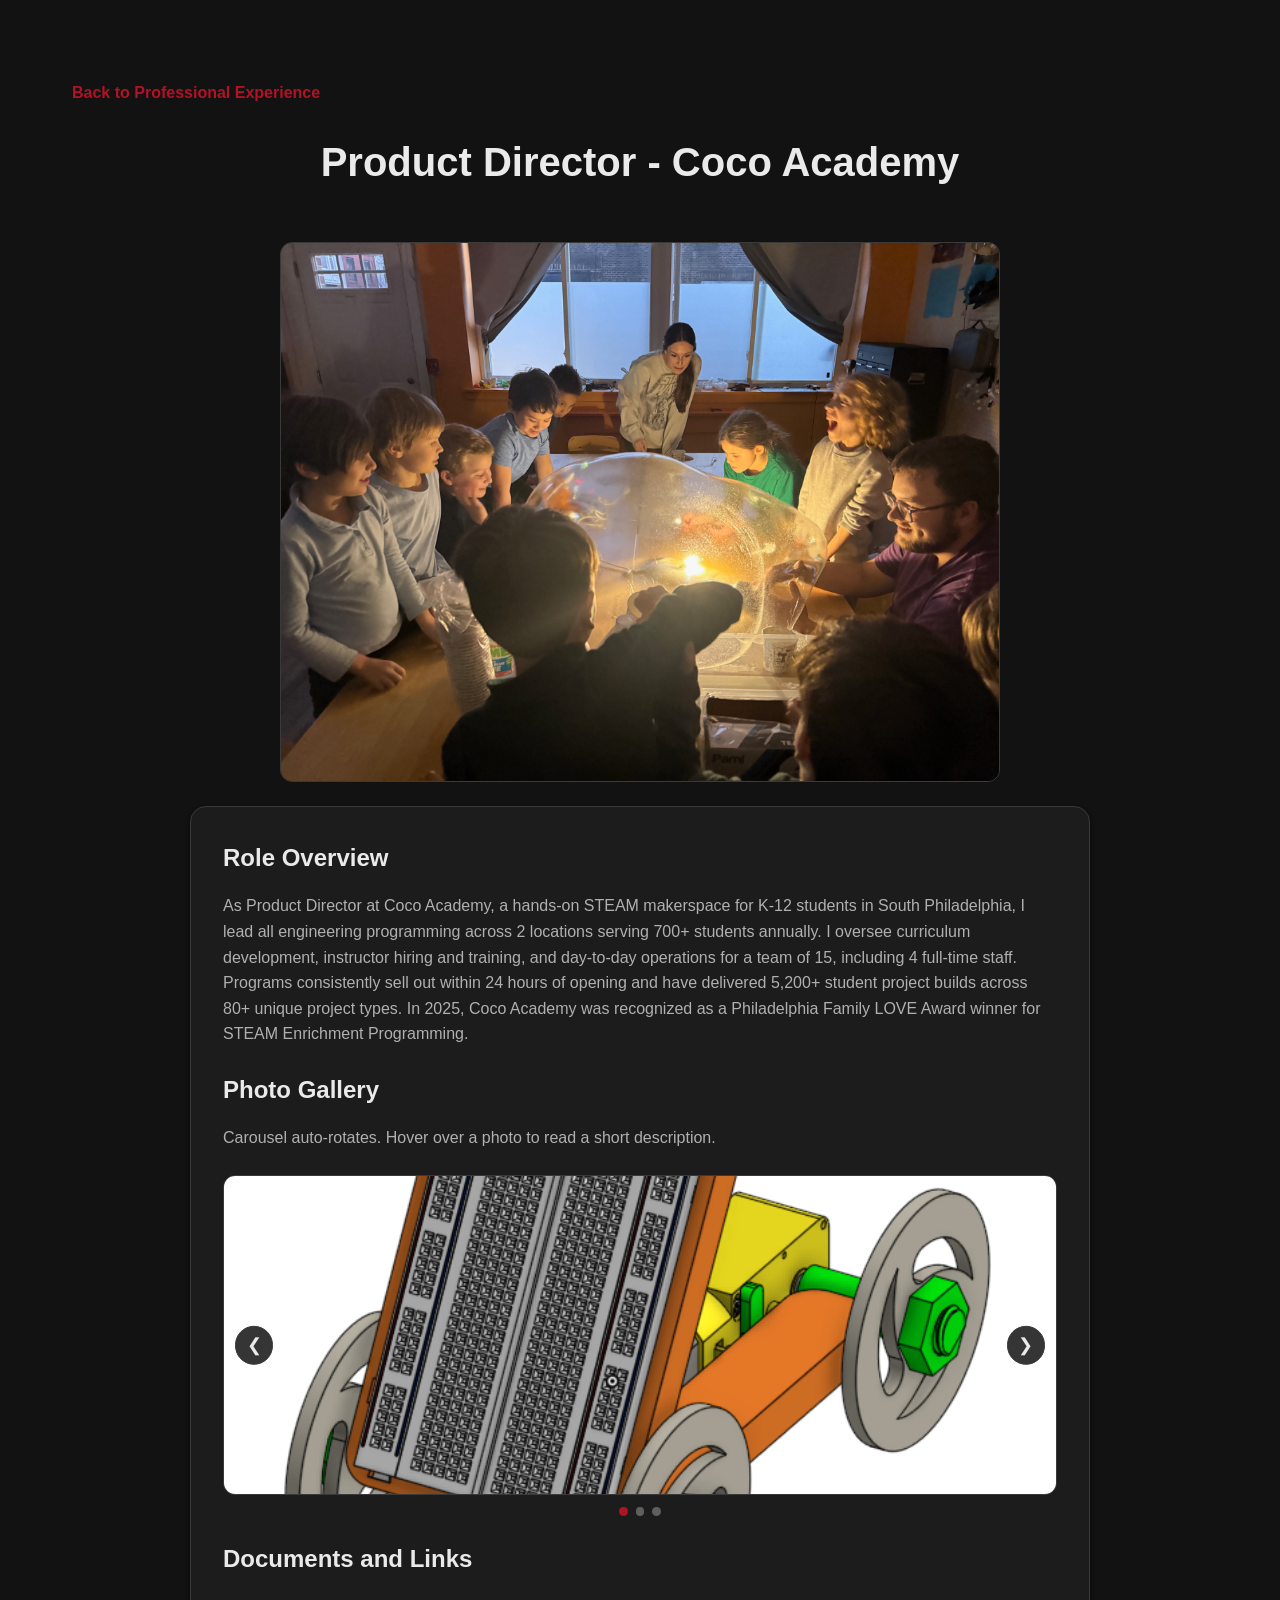
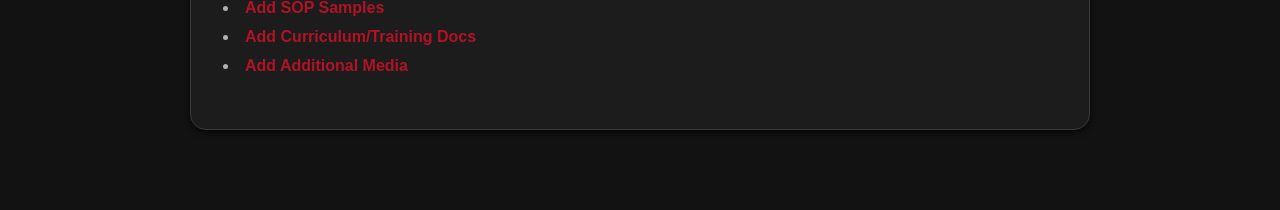
<file: experience/coco-academy.html>
<!DOCTYPE html>
<html lang="en">
<head>
    <meta charset="UTF-8">
    <meta name="viewport" content="width=device-width, initial-scale=1.0">
    <meta name="description" content="Coco Academy experience details - Chris Pullen">
    <title>Coco Academy Experience | Chris Pullen</title>
    <link rel="stylesheet" href="../styles.css">
</head>
<body>
    <section class="section">
        <div class="container">
            <a href="../index.html#experience" class="project-link">Back to Professional Experience</a>
            <h1 class="section-title" style="margin-top: 1.5rem;">Product Director - Coco Academy</h1>
            <img src="../assets/photos/IMG_2148.jpg" alt="Coco Academy experience photo placeholder" class="project-thumb" style="max-width: 720px; display: block; margin: 0 auto 1.5rem auto;">
            <div class="project-card" style="max-width: 900px; margin: 0 auto;">
                <h3>Role Overview</h3>
                <p>As Product Director at Coco Academy, a hands-on STEAM makerspace for K-12 students in South Philadelphia, I lead all engineering programming across 2 locations serving 700+ students annually. I oversee curriculum development, instructor hiring and training, and day-to-day operations for a team of 15, including 4 full-time staff. Programs consistently sell out within 24 hours of opening and have delivered 5,200+ student project builds across 80+ unique project types. In 2025, Coco Academy was recognized as a Philadelphia Family LOVE Award winner for STEAM Enrichment Programming.</p>

                <h3 style="margin-top: 1.5rem;">Photo Gallery</h3>
                <p>Carousel auto-rotates. Hover over a photo to read a short description.</p>
                <div class="experience-carousel" data-carousel>
                    <button class="carousel-btn prev" type="button" aria-label="Previous slide">&#10094;</button>
                    <div class="carousel-viewport">
                        <figure class="carousel-slide active">
                            <img src="../assets/photos/Breadboard Robot.png" alt="A 3D-printed wheeled robot platform designed to physically integrate a breadboard as a structural component, giving students a hands-on introduction to circuits and mechanical design in a single build.">
                            <figcaption class="carousel-caption">Classroom setup and learning station layout for weekly engineering sessions.</figcaption>
                        </figure>
                        <figure class="carousel-slide">
                            <img src="../assets/photos/Robot Workshop.png" alt="An Arduino-based mobile robot with ultrasonic sensing and a tilt-mounted controller board, programmed through a visual block-based interface to make robotics accessible to students without prior coding experience.">
                            <figcaption class="carousel-caption">Students building and testing hands-on prototypes during guided workshop time.</figcaption>
                        </figure>
                        <figure class="carousel-slide">
                            <img src="../assets/photos/RobotDogCoco.png" alt="A 3D-printed quadruped whose gait pattern is programmed entirely through gear geometry, demonstrating mechanical motion sequencing without any electronics or code.">
                            <figcaption class="carousel-caption">Program operations overview including materials prep, staffing, and logistics.</figcaption>
                        </figure>
                    </div>
                    <button class="carousel-btn next" type="button" aria-label="Next slide">&#10095;</button>
                    <div class="carousel-dots" aria-label="Carousel navigation">
                        <button class="carousel-dot active" type="button" aria-label="Go to slide 1"></button>
                        <button class="carousel-dot" type="button" aria-label="Go to slide 2"></button>
                        <button class="carousel-dot" type="button" aria-label="Go to slide 3"></button>
                    </div>
                </div>

                <h3 style="margin-top: 1.5rem;">Documents and Links</h3>
                <ul class="experience-list">
                    <li><a href="#" class="project-link">Add SOP Samples</a></li>
                    <li><a href="#" class="project-link">Add Curriculum/Training Docs</a></li>
                    <li><a href="#" class="project-link">Add Additional Media</a></li>
                </ul>
            </div>
        </div>
    </section>
    <script>
        document.addEventListener('DOMContentLoaded', function () {
            const carousel = document.querySelector('[data-carousel]');
            if (!carousel) {
                return;
            }

            const slides = Array.from(carousel.querySelectorAll('.carousel-slide'));
            const dots = Array.from(carousel.querySelectorAll('.carousel-dot'));
            const prevBtn = carousel.querySelector('.carousel-btn.prev');
            const nextBtn = carousel.querySelector('.carousel-btn.next');
            let index = 0;
            let timer;

            function render(nextIndex) {
                index = (nextIndex + slides.length) % slides.length;
                slides.forEach((slide, i) => {
                    slide.classList.toggle('active', i === index);
                });
                dots.forEach((dot, i) => {
                    dot.classList.toggle('active', i === index);
                });
            }

            function startAutoRotate() {
                stopAutoRotate();
                timer = window.setInterval(function () {
                    render(index + 1);
                }, 4500);
            }

            function stopAutoRotate() {
                if (timer) {
                    window.clearInterval(timer);
                }
            }

            prevBtn.addEventListener('click', function () {
                render(index - 1);
            });

            nextBtn.addEventListener('click', function () {
                render(index + 1);
            });

            dots.forEach((dot, dotIndex) => {
                dot.addEventListener('click', function () {
                    render(dotIndex);
                });
            });

            carousel.addEventListener('mouseenter', stopAutoRotate);
            carousel.addEventListener('mouseleave', startAutoRotate);
            render(0);
            startAutoRotate();
        });
    </script>
</body>
</html>
</file>
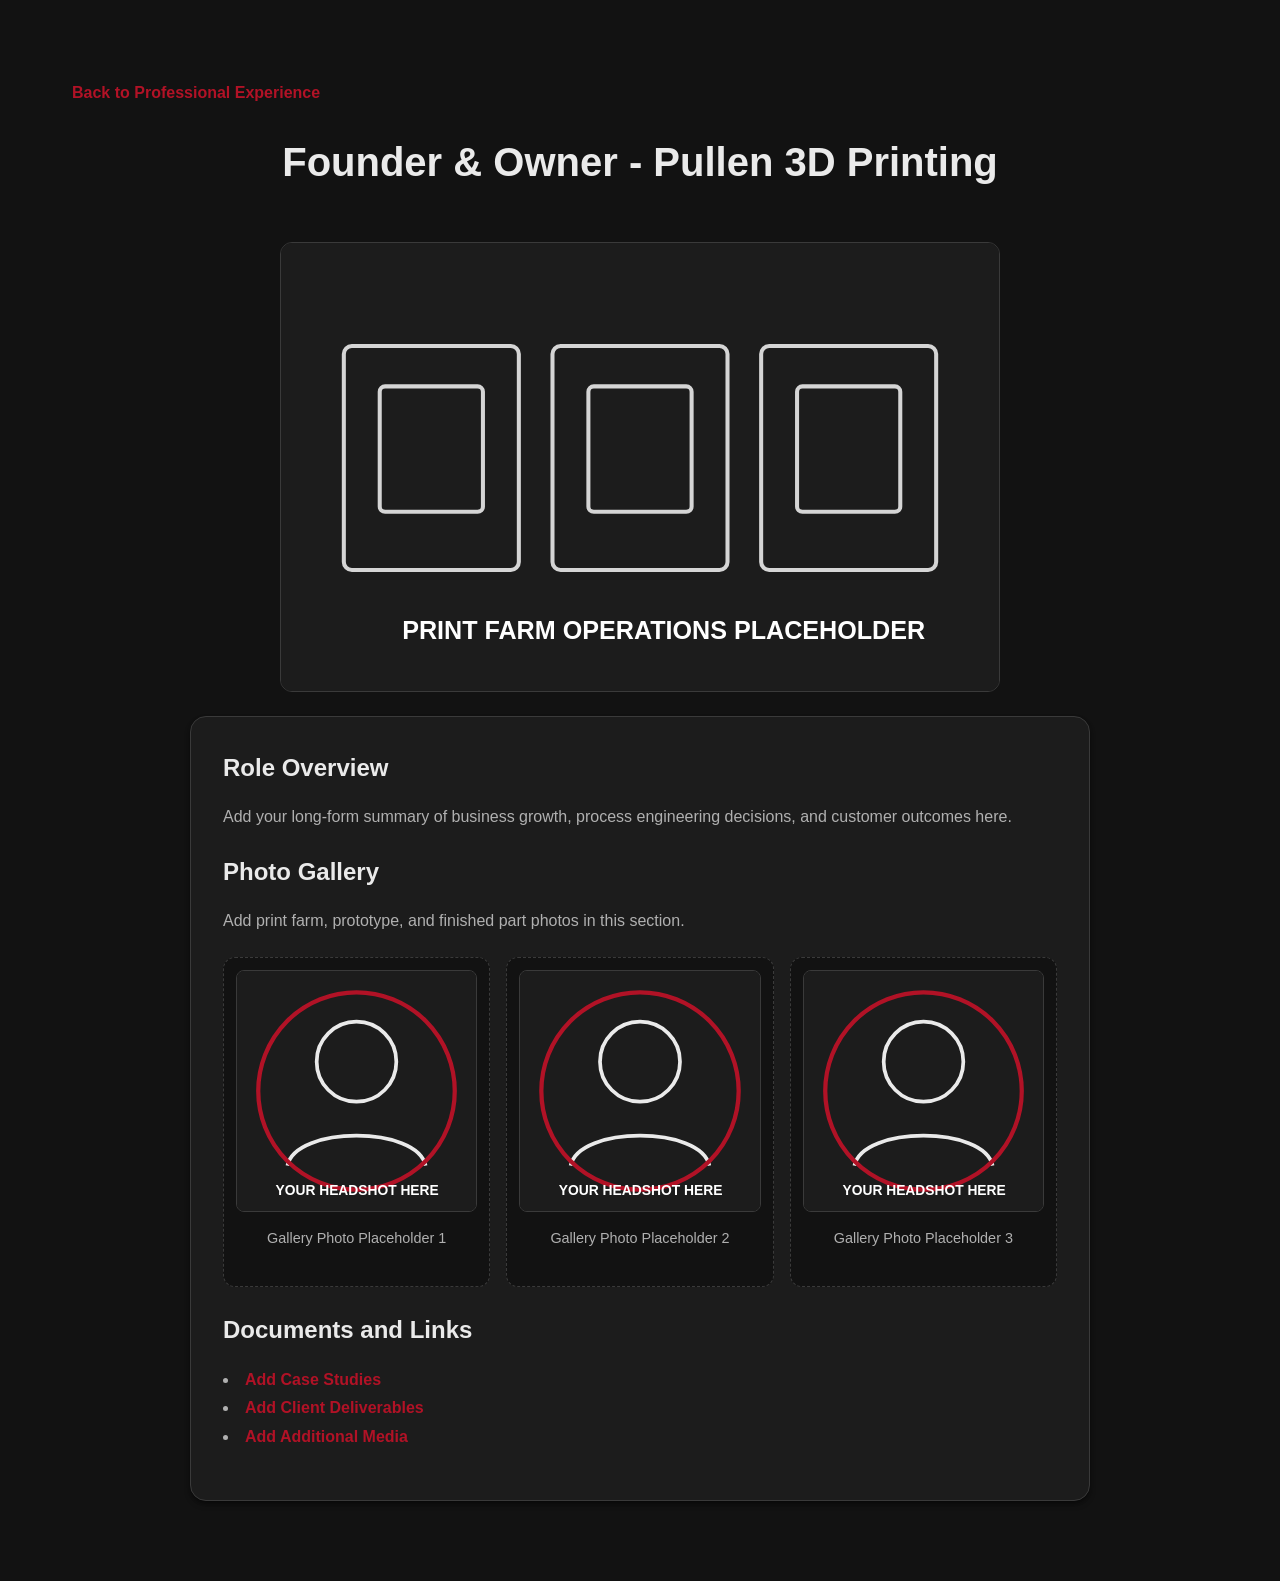
<file: experience/pullen-3d-printing.html>
<!DOCTYPE html>
<html lang="en">
<head>
    <meta charset="UTF-8">
    <meta name="viewport" content="width=device-width, initial-scale=1.0">
    <meta name="description" content="Pullen 3D Printing experience details - Chris Pullen">
    <title>Pullen 3D Printing Experience | Chris Pullen</title>
    <link rel="stylesheet" href="../styles.css">
</head>
<body>
    <section class="section">
        <div class="container">
            <a href="../index.html#experience" class="project-link">Back to Professional Experience</a>
            <h1 class="section-title" style="margin-top: 1.5rem;">Founder & Owner - Pullen 3D Printing</h1>
            <img src="../assets/photos/manufacturing-print-farm.svg" alt="Pullen 3D Printing experience visual" class="project-thumb" style="max-width: 720px; display: block; margin: 0 auto 1.5rem auto;">
            <div class="project-card" style="max-width: 900px; margin: 0 auto;">
                <h3>Role Overview</h3>
                <p>Add your long-form summary of business growth, process engineering decisions, and customer outcomes here.</p>

                <h3 style="margin-top: 1.5rem;">Photo Gallery</h3>
                <p>Add print farm, prototype, and finished part photos in this section.</p>
                <div class="photo-placeholder-grid">
                    <div class="photo-placeholder-card">
                        <img src="../assets/photos/headshot-placeholder.svg" alt="Photo placeholder for Pullen 3D Printing gallery slot 1">
                        <p class="photo-placeholder-label">Gallery Photo Placeholder 1</p>
                    </div>
                    <div class="photo-placeholder-card">
                        <img src="../assets/photos/headshot-placeholder.svg" alt="Photo placeholder for Pullen 3D Printing gallery slot 2">
                        <p class="photo-placeholder-label">Gallery Photo Placeholder 2</p>
                    </div>
                    <div class="photo-placeholder-card">
                        <img src="../assets/photos/headshot-placeholder.svg" alt="Photo placeholder for Pullen 3D Printing gallery slot 3">
                        <p class="photo-placeholder-label">Gallery Photo Placeholder 3</p>
                    </div>
                </div>

                <h3 style="margin-top: 1.5rem;">Documents and Links</h3>
                <ul class="experience-list">
                    <li><a href="#" class="project-link">Add Case Studies</a></li>
                    <li><a href="#" class="project-link">Add Client Deliverables</a></li>
                    <li><a href="#" class="project-link">Add Additional Media</a></li>
                </ul>
            </div>
        </div>
    </section>
</body>
</html>
</file>
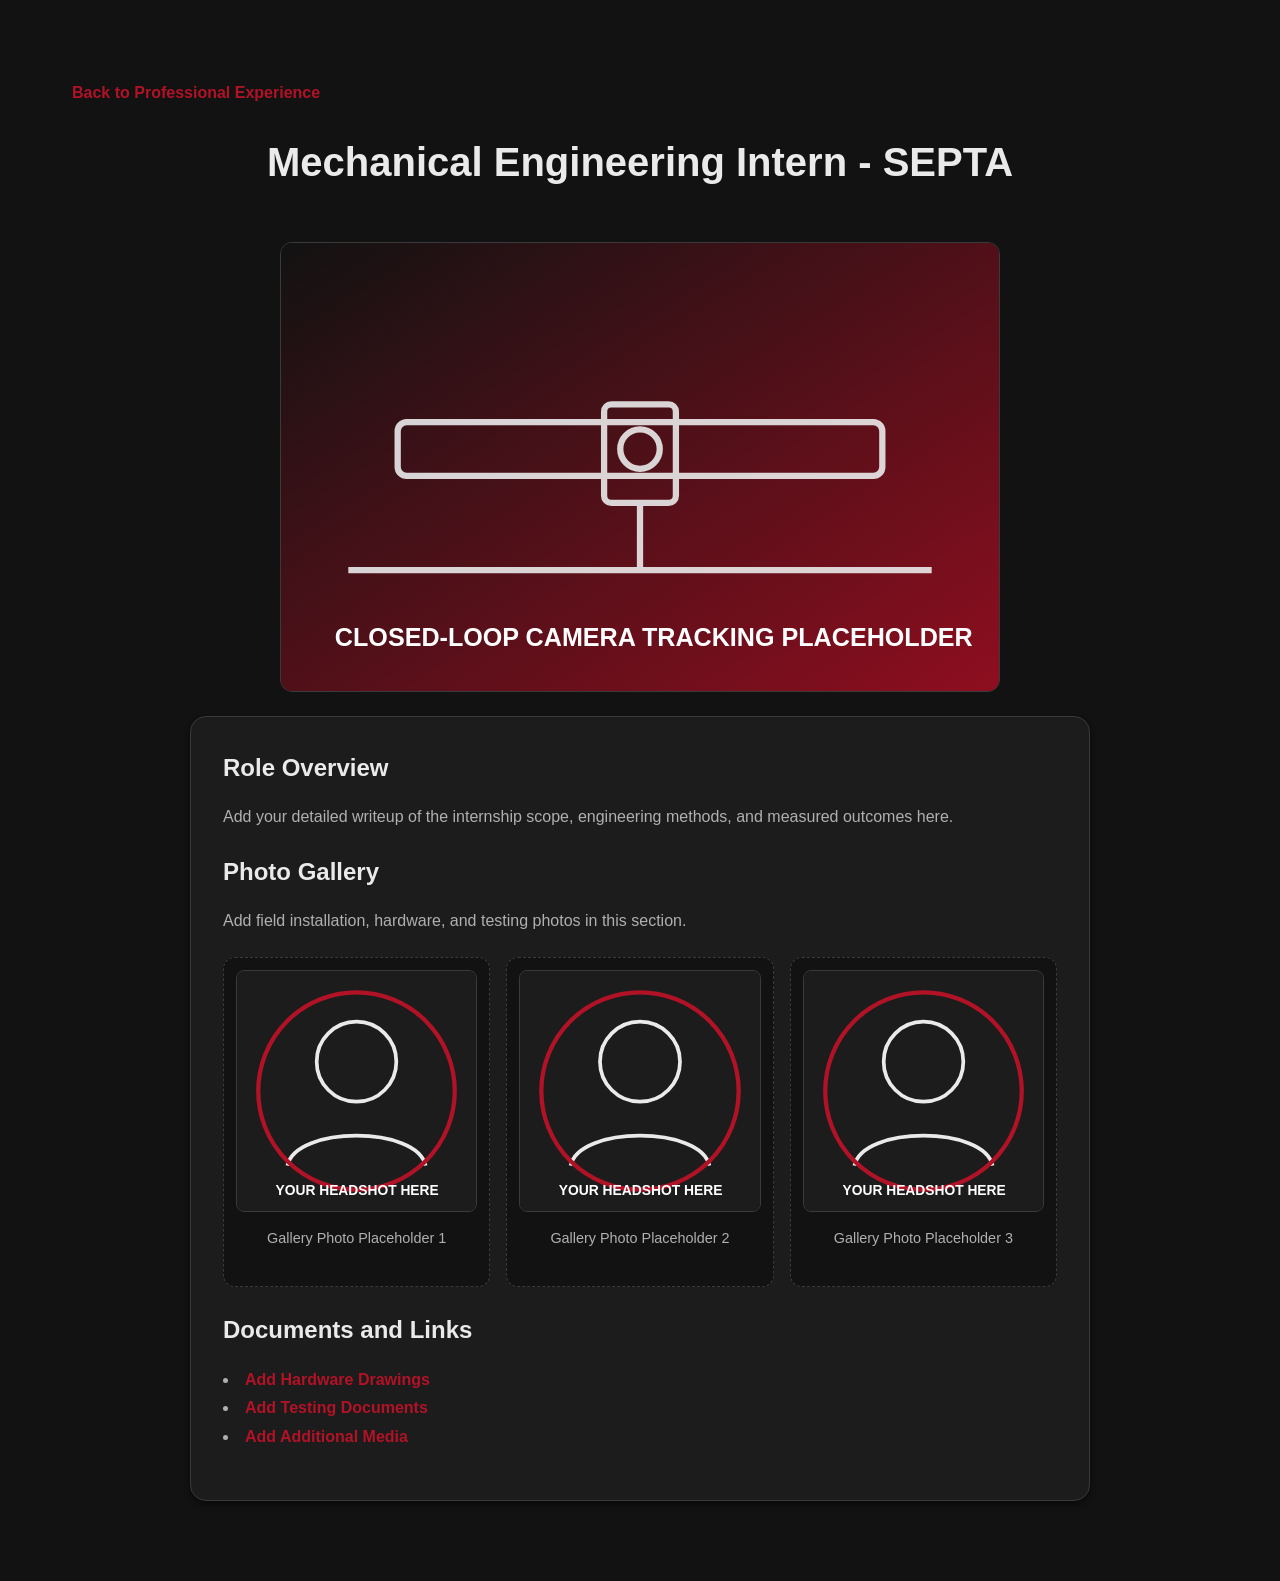
<file: experience/septa-internship.html>
<!DOCTYPE html>
<html lang="en">
<head>
    <meta charset="UTF-8">
    <meta name="viewport" content="width=device-width, initial-scale=1.0">
    <meta name="description" content="SEPTA internship details - Chris Pullen">
    <title>SEPTA Internship Experience | Chris Pullen</title>
    <link rel="stylesheet" href="../styles.css">
</head>
<body>
    <section class="section">
        <div class="container">
            <a href="../index.html#experience" class="project-link">Back to Professional Experience</a>
            <h1 class="section-title" style="margin-top: 1.5rem;">Mechanical Engineering Intern - SEPTA</h1>
            <img src="../assets/photos/camera-system.svg" alt="SEPTA internship systems visual" class="project-thumb" style="max-width: 720px; display: block; margin: 0 auto 1.5rem auto;">
            <div class="project-card" style="max-width: 900px; margin: 0 auto;">
                <h3>Role Overview</h3>
                <p>Add your detailed writeup of the internship scope, engineering methods, and measured outcomes here.</p>

                <h3 style="margin-top: 1.5rem;">Photo Gallery</h3>
                <p>Add field installation, hardware, and testing photos in this section.</p>
                <div class="photo-placeholder-grid">
                    <div class="photo-placeholder-card">
                        <img src="../assets/photos/headshot-placeholder.svg" alt="Photo placeholder for SEPTA gallery slot 1">
                        <p class="photo-placeholder-label">Gallery Photo Placeholder 1</p>
                    </div>
                    <div class="photo-placeholder-card">
                        <img src="../assets/photos/headshot-placeholder.svg" alt="Photo placeholder for SEPTA gallery slot 2">
                        <p class="photo-placeholder-label">Gallery Photo Placeholder 2</p>
                    </div>
                    <div class="photo-placeholder-card">
                        <img src="../assets/photos/headshot-placeholder.svg" alt="Photo placeholder for SEPTA gallery slot 3">
                        <p class="photo-placeholder-label">Gallery Photo Placeholder 3</p>
                    </div>
                </div>

                <h3 style="margin-top: 1.5rem;">Documents and Links</h3>
                <ul class="experience-list">
                    <li><a href="#" class="project-link">Add Hardware Drawings</a></li>
                    <li><a href="#" class="project-link">Add Testing Documents</a></li>
                    <li><a href="#" class="project-link">Add Additional Media</a></li>
                </ul>
            </div>
        </div>
    </section>
</body>
</html>
</file>
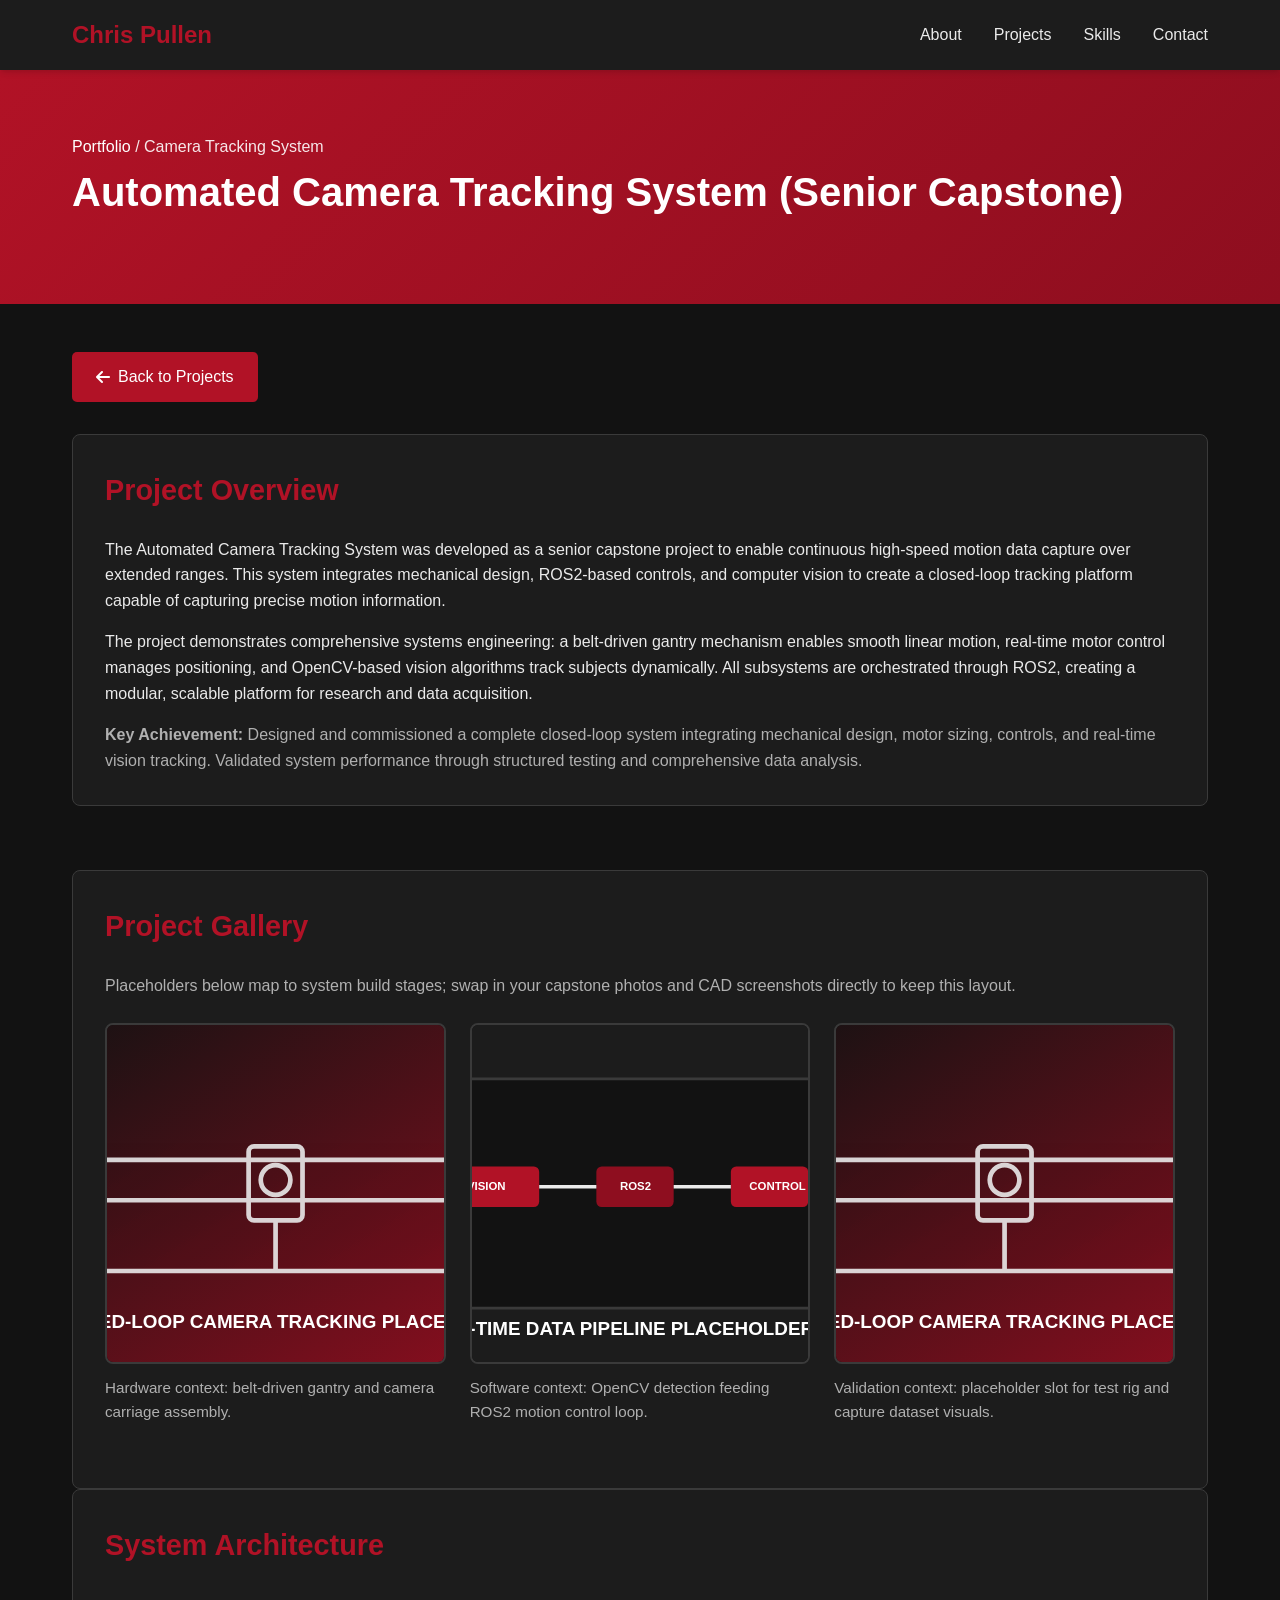
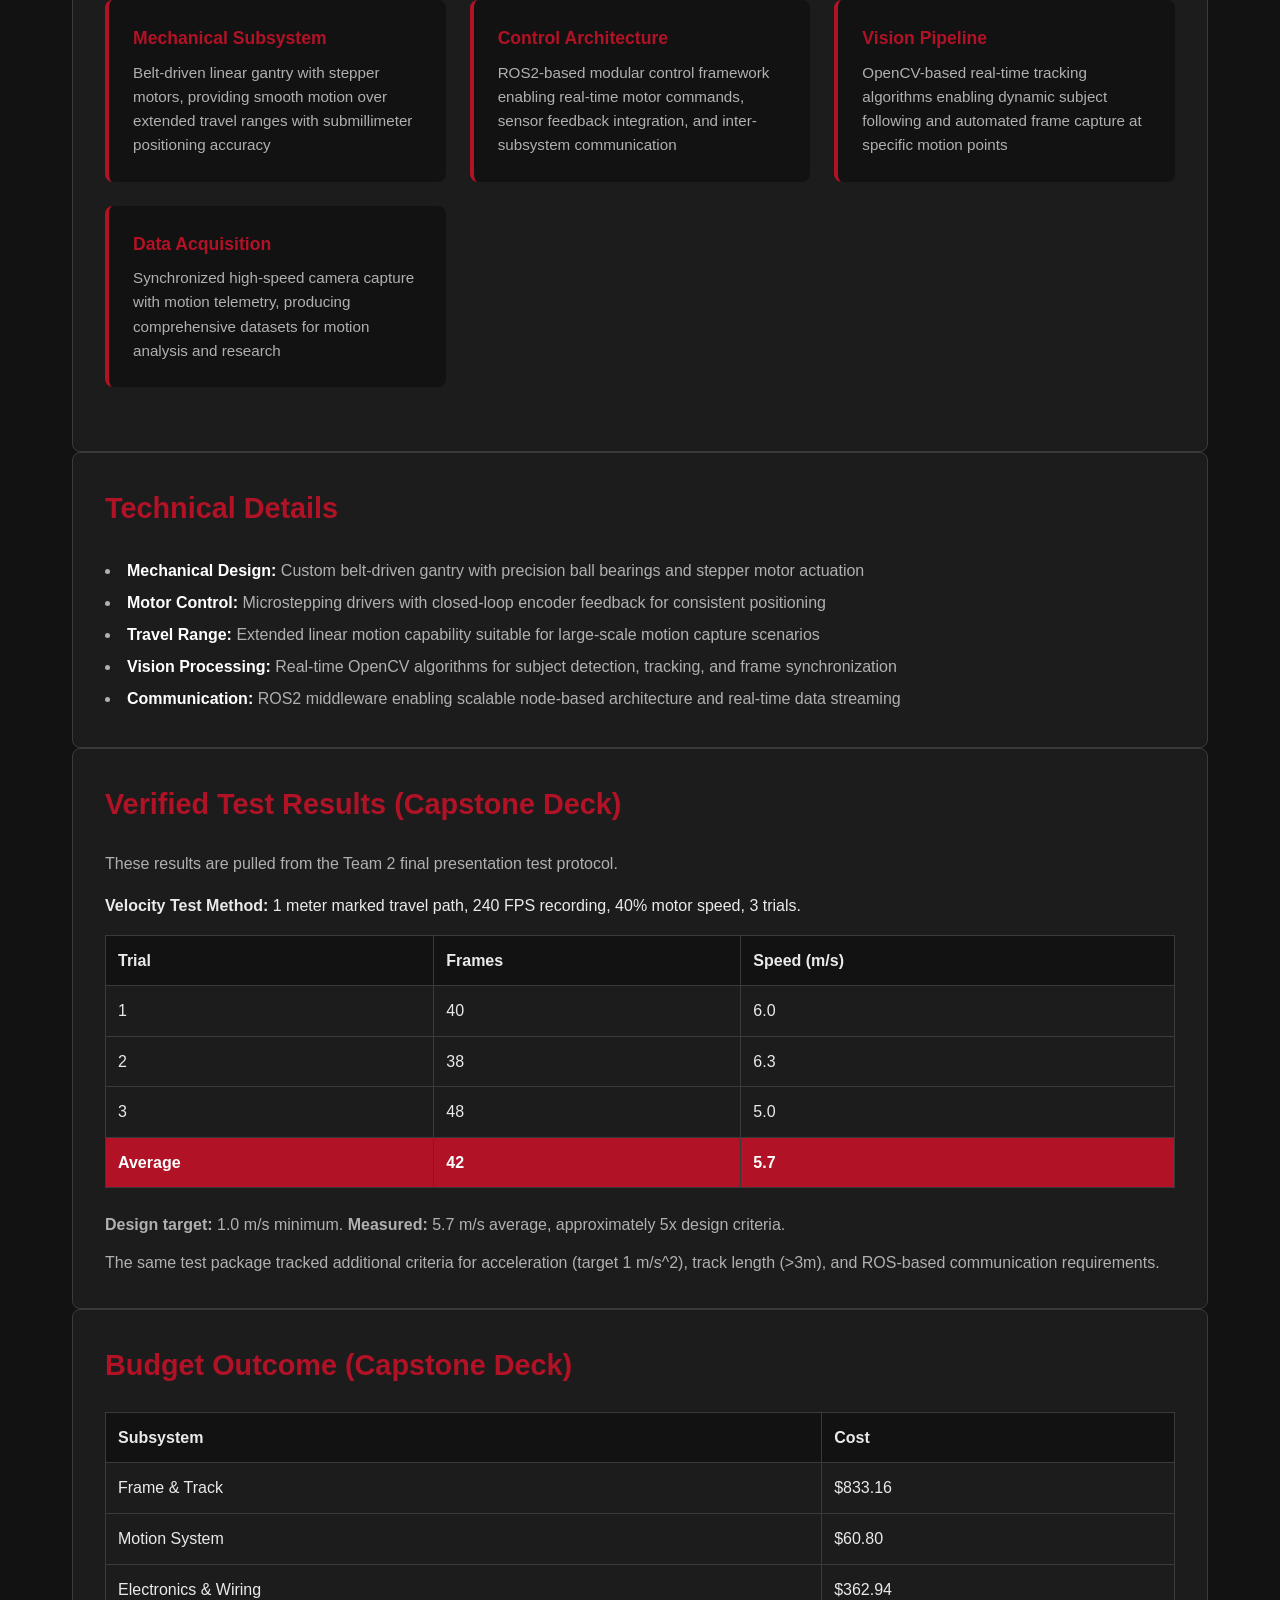
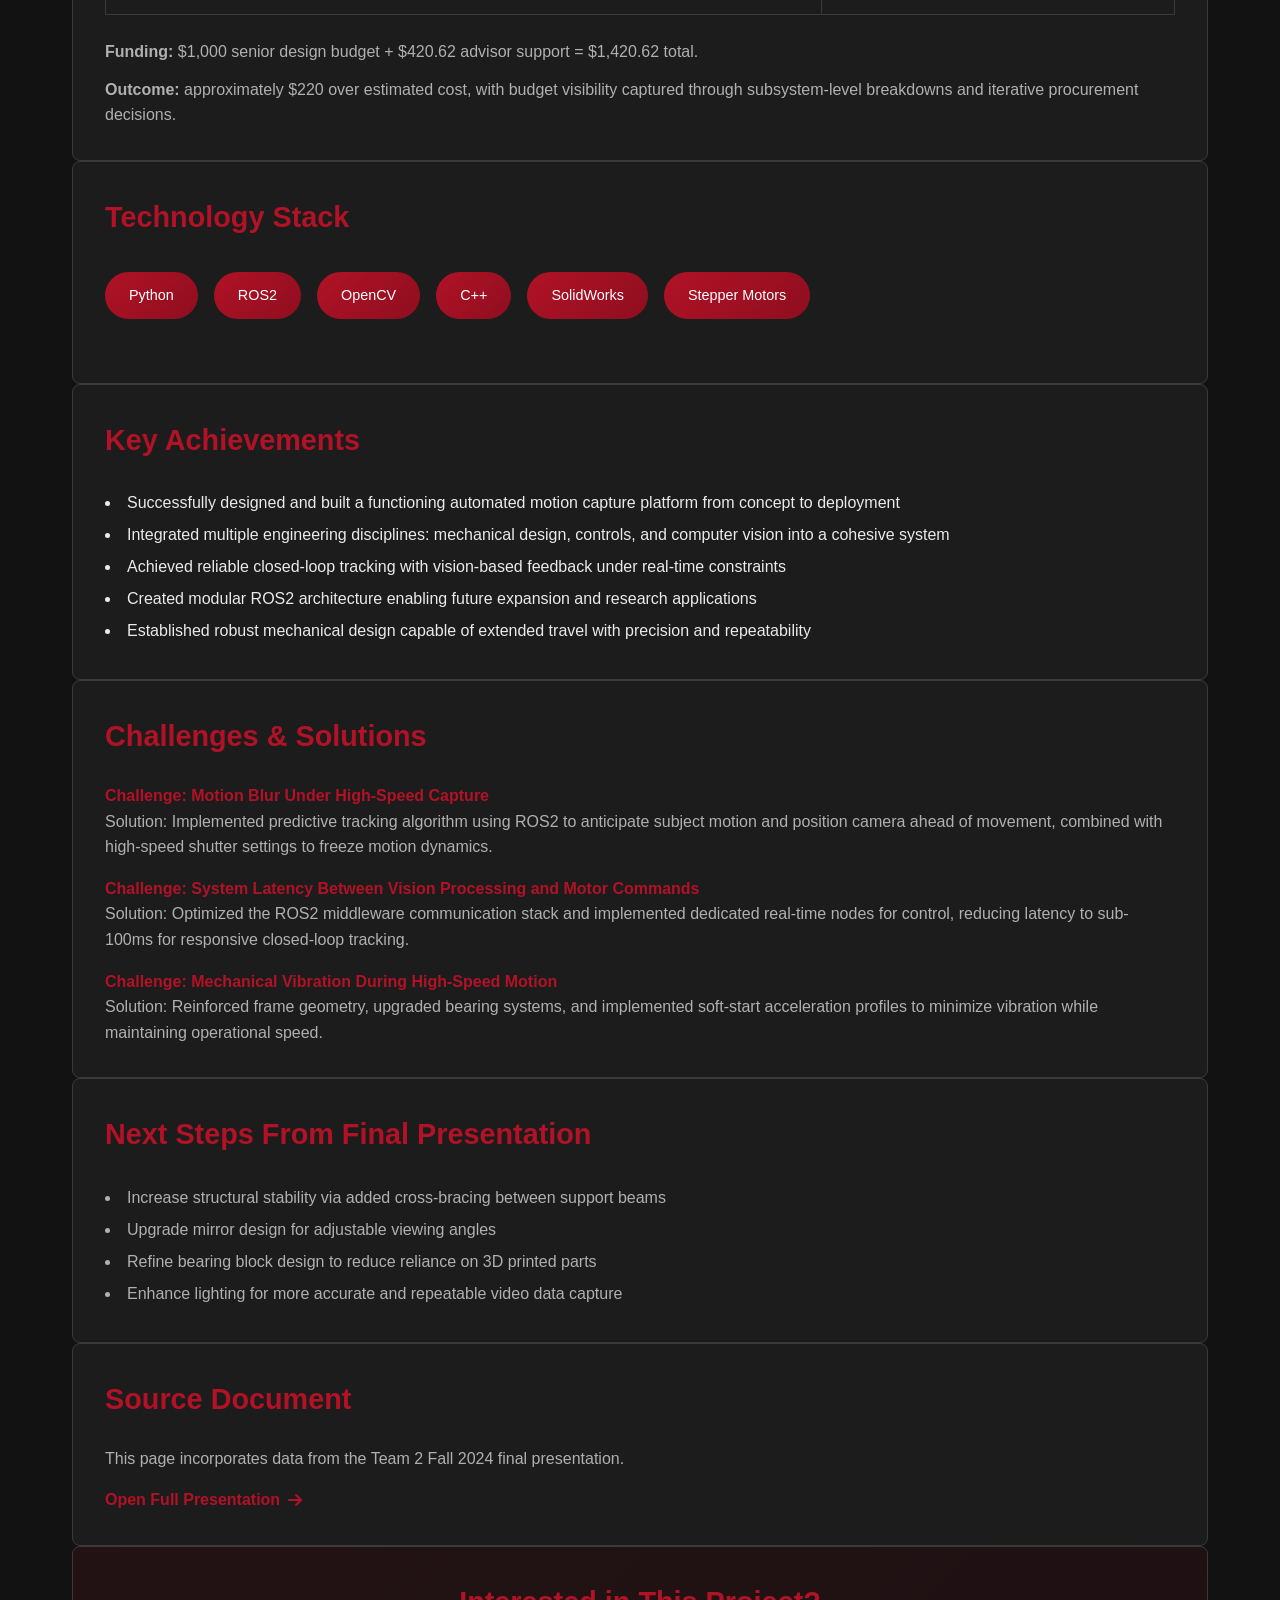
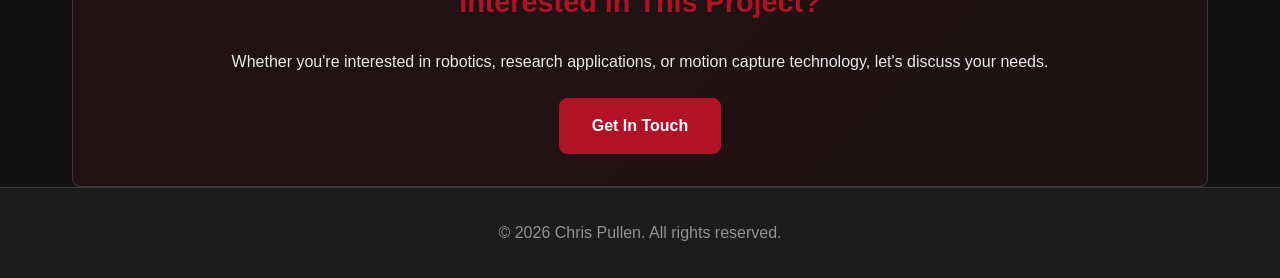
<file: projects/camera-tracking.html>
<!DOCTYPE html>
<html lang="en">
<head>
    <meta charset="UTF-8">
    <meta name="viewport" content="width=device-width, initial-scale=1.0">
    <meta name="description" content="Camera Tracking System - Chris Pullen">
    <title>Camera Tracking System | Chris Pullen</title>
    <link rel="stylesheet" href="../styles.css">
    <link rel="stylesheet" href="https://cdnjs.cloudflare.com/ajax/libs/font-awesome/6.4.0/css/all.min.css">
    <style>
        .project-header {
            background: linear-gradient(135deg, var(--primary-color), var(--accent-color));
            padding: 4rem 0;
            margin-bottom: 3rem;
        }

        .project-header h1 {
            font-size: 2.5rem;
            margin-bottom: 1rem;
            color: white;
        }

        .project-header .breadcrumb {
            color: rgba(255, 255, 255, 0.9);
        }

        .project-header .breadcrumb a {
            color: white;
            text-decoration: none;
            font-weight: 500;
        }

        .project-header .breadcrumb a:hover {
            text-decoration: underline;
        }

        .project-content {
            display: grid;
            grid-template-columns: 1fr;
            gap: 3rem;
            margin-bottom: 4rem;
        }

        .project-section {
            background: var(--bg-white);
            padding: 2rem;
            border-radius: 8px;
            border: 1px solid var(--border-color);
        }

        .project-section h2 {
            font-size: 1.8rem;
            margin-bottom: 1.5rem;
            color: var(--primary-color);
        }

        .project-gallery {
            display: grid;
            grid-template-columns: repeat(auto-fit, minmax(300px, 1fr));
            gap: 1.5rem;
            margin-bottom: 2rem;
        }

        .gallery-item {
            background: var(--bg-light);
            border: 2px solid var(--border-color);
            border-radius: 8px;
            overflow: hidden;
            aspect-ratio: 1;
            transition: transform 0.3s ease, border-color 0.3s ease;
        }

        .gallery-item img {
            width: 100%;
            height: 100%;
            object-fit: cover;
            display: block;
        }

        .gallery-caption {
            margin-top: 0.75rem;
            color: var(--text-secondary);
            font-size: 0.95rem;
        }

        .gallery-item:hover {
            transform: translateY(-5px);
            border-color: var(--primary-color);
        }

        .tech-stack {
            display: flex;
            flex-wrap: wrap;
            gap: 1rem;
            margin: 2rem 0;
        }

        .tech-item {
            background: linear-gradient(135deg, var(--primary-color), var(--accent-color));
            color: white;
            padding: 0.75rem 1.5rem;
            border-radius: 25px;
            font-weight: 500;
            font-size: 0.9rem;
        }

        .specs-grid {
            display: grid;
            grid-template-columns: repeat(auto-fit, minmax(250px, 1fr));
            gap: 1.5rem;
            margin: 2rem 0;
        }

        .spec-item {
            background: var(--bg-light);
            padding: 1.5rem;
            border-radius: 8px;
            border-left: 4px solid var(--primary-color);
        }

        .spec-item h3 {
            color: var(--primary-color);
            margin-bottom: 0.5rem;
            font-size: 1.1rem;
        }

        .spec-item p {
            color: var(--text-secondary);
            font-size: 0.95rem;
        }

        .back-button {
            display: inline-flex;
            align-items: center;
            gap: 0.5rem;
            padding: 0.75rem 1.5rem;
            background: var(--primary-color);
            color: white;
            text-decoration: none;
            border-radius: 5px;
            font-weight: 500;
            transition: background 0.3s ease;
            margin-bottom: 2rem;
        }

        .back-button:hover {
            background: var(--accent-color);
        }

        @media (max-width: 768px) {
            .project-header h1 {
                font-size: 1.8rem;
            }

            .specs-grid {
                grid-template-columns: 1fr;
            }
        }
    </style>
</head>
<body>
    <!-- Navigation -->
    <nav class="navbar">
        <div class="container">
            <div class="nav-brand">Chris Pullen</div>
            <ul class="nav-menu">
                <li><a href="../index.html#about">About</a></li>
                <li><a href="../index.html#projects">Projects</a></li>
                <li><a href="../index.html#skills">Skills</a></li>
                <li><a href="../index.html#contact">Contact</a></li>
            </ul>
            <div class="hamburger">
                <span></span>
                <span></span>
                <span></span>
            </div>
        </div>
    </nav>

    <!-- Project Header -->
    <section class="project-header">
        <div class="container">
            <p class="breadcrumb"><a href="../index.html">Portfolio</a> / Camera Tracking System</p>
            <h1>Automated Camera Tracking System (Senior Capstone)</h1>
        </div>
    </section>

    <!-- Project Content -->
    <main class="container">
        <a href="../index.html#projects" class="back-button">
            <i class="fas fa-arrow-left"></i> Back to Projects
        </a>

        <!-- Overview Section -->
        <div class="project-content">
            <div class="project-section">
                <h2>Project Overview</h2>
                <p>
                    The Automated Camera Tracking System was developed as a senior capstone project to enable continuous high-speed motion data capture over extended ranges. 
                    This system integrates mechanical design, ROS2-based controls, and computer vision to create a closed-loop tracking platform capable of capturing precise motion information.
                </p>
                <p style="margin-top: 1rem;">
                    The project demonstrates comprehensive systems engineering: a belt-driven gantry mechanism enables smooth linear motion, real-time motor control manages positioning, 
                    and OpenCV-based vision algorithms track subjects dynamically. All subsystems are orchestrated through ROS2, creating a modular, scalable platform for research and data acquisition.
                </p>
                <p style="margin-top: 1rem; color: var(--text-secondary);">
                    <strong>Key Achievement:</strong> Designed and commissioned a complete closed-loop system integrating mechanical design, motor sizing, controls, and real-time vision tracking. Validated system performance through structured testing and comprehensive data analysis.
                </p>
            </div>
        </div>

        <!-- Gallery Section -->
        <div class="project-section">
            <h2>Project Gallery</h2>
            <p style="margin-bottom: 1.5rem; color: var(--text-secondary);">
                Placeholders below map to system build stages; swap in your capstone photos and CAD screenshots directly to keep this layout.
            </p>
            <div class="project-gallery">
                <figure>
                    <div class="gallery-item">
                        <img src="../assets/photos/camera-system.svg" alt="Mechanical gantry and camera carriage for tracking system">
                    </div>
                    <figcaption class="gallery-caption">Hardware context: belt-driven gantry and camera carriage assembly.</figcaption>
                </figure>
                <figure>
                    <div class="gallery-item">
                        <img src="../assets/photos/camera-ros-opencv.svg" alt="ROS2 and OpenCV control pipeline architecture">
                    </div>
                    <figcaption class="gallery-caption">Software context: OpenCV detection feeding ROS2 motion control loop.</figcaption>
                </figure>
                <figure>
                    <div class="gallery-item">
                        <img src="../assets/photos/camera-system.svg" alt="Testing setup for high-speed tracking and motion capture">
                    </div>
                    <figcaption class="gallery-caption">Validation context: placeholder slot for test rig and capture dataset visuals.</figcaption>
                </figure>
            </div>
        </div>

        <!-- System Architecture -->
        <div class="project-section">
            <h2>System Architecture</h2>
            <div class="specs-grid">
                <div class="spec-item">
                    <h3>Mechanical Subsystem</h3>
                    <p>Belt-driven linear gantry with stepper motors, providing smooth motion over extended travel ranges with submillimeter positioning accuracy</p>
                </div>
                <div class="spec-item">
                    <h3>Control Architecture</h3>
                    <p>ROS2-based modular control framework enabling real-time motor commands, sensor feedback integration, and inter-subsystem communication</p>
                </div>
                <div class="spec-item">
                    <h3>Vision Pipeline</h3>
                    <p>OpenCV-based real-time tracking algorithms enabling dynamic subject following and automated frame capture at specific motion points</p>
                </div>
                <div class="spec-item">
                    <h3>Data Acquisition</h3>
                    <p>Synchronized high-speed camera capture with motion telemetry, producing comprehensive datasets for motion analysis and research</p>
                </div>
            </div>
        </div>

        <!-- Technical Specifications -->
        <div class="project-section">
            <h2>Technical Details</h2>
            <ul style="list-style-position: inside; line-height: 2; color: var(--text-secondary);">
                <li><strong style="color: white;">Mechanical Design:</strong> Custom belt-driven gantry with precision ball bearings and stepper motor actuation</li>
                <li><strong style="color: white;">Motor Control:</strong> Microstepping drivers with closed-loop encoder feedback for consistent positioning</li>
                <li><strong style="color: white;">Travel Range:</strong> Extended linear motion capability suitable for large-scale motion capture scenarios</li>
                <li><strong style="color: white;">Vision Processing:</strong> Real-time OpenCV algorithms for subject detection, tracking, and frame synchronization</li>
                <li><strong style="color: white;">Communication:</strong> ROS2 middleware enabling scalable node-based architecture and real-time data streaming</li>
            </ul>
        </div>

        <div class="project-section">
            <h2>Verified Test Results (Capstone Deck)</h2>
            <p style="margin-bottom: 1rem; color: var(--text-secondary);">
                These results are pulled from the Team 2 final presentation test protocol.
            </p>
            <p><strong>Velocity Test Method:</strong> 1 meter marked travel path, 240 FPS recording, 40% motor speed, 3 trials.</p>
            <table style="width: 100%; margin: 1rem 0 1.5rem 0; border-collapse: collapse;">
                <tr style="background: var(--bg-light);">
                    <th style="padding: 0.75rem; text-align: left; border: 1px solid var(--border-color);">Trial</th>
                    <th style="padding: 0.75rem; text-align: left; border: 1px solid var(--border-color);">Frames</th>
                    <th style="padding: 0.75rem; text-align: left; border: 1px solid var(--border-color);">Speed (m/s)</th>
                </tr>
                <tr>
                    <td style="padding: 0.75rem; border: 1px solid var(--border-color);">1</td>
                    <td style="padding: 0.75rem; border: 1px solid var(--border-color);">40</td>
                    <td style="padding: 0.75rem; border: 1px solid var(--border-color);">6.0</td>
                </tr>
                <tr>
                    <td style="padding: 0.75rem; border: 1px solid var(--border-color);">2</td>
                    <td style="padding: 0.75rem; border: 1px solid var(--border-color);">38</td>
                    <td style="padding: 0.75rem; border: 1px solid var(--border-color);">6.3</td>
                </tr>
                <tr>
                    <td style="padding: 0.75rem; border: 1px solid var(--border-color);">3</td>
                    <td style="padding: 0.75rem; border: 1px solid var(--border-color);">48</td>
                    <td style="padding: 0.75rem; border: 1px solid var(--border-color);">5.0</td>
                </tr>
                <tr style="font-weight: bold; background: var(--primary-color); color: white;">
                    <td style="padding: 0.75rem; border: 1px solid var(--border-color);">Average</td>
                    <td style="padding: 0.75rem; border: 1px solid var(--border-color);">42</td>
                    <td style="padding: 0.75rem; border: 1px solid var(--border-color);">5.7</td>
                </tr>
            </table>
            <p style="color: var(--text-secondary);">
                <strong>Design target:</strong> 1.0 m/s minimum. <strong>Measured:</strong> 5.7 m/s average, approximately 5x design criteria.
            </p>
            <p style="margin-top: 0.75rem; color: var(--text-secondary);">
                The same test package tracked additional criteria for acceleration (target 1 m/s^2), track length (&gt;3m), and ROS-based communication requirements.
            </p>
        </div>

        <div class="project-section">
            <h2>Budget Outcome (Capstone Deck)</h2>
            <table style="width: 100%; margin: 1rem 0 1.5rem 0; border-collapse: collapse;">
                <tr style="background: var(--bg-light);">
                    <th style="padding: 0.75rem; text-align: left; border: 1px solid var(--border-color);">Subsystem</th>
                    <th style="padding: 0.75rem; text-align: left; border: 1px solid var(--border-color);">Cost</th>
                </tr>
                <tr>
                    <td style="padding: 0.75rem; border: 1px solid var(--border-color);">Frame & Track</td>
                    <td style="padding: 0.75rem; border: 1px solid var(--border-color);">$833.16</td>
                </tr>
                <tr>
                    <td style="padding: 0.75rem; border: 1px solid var(--border-color);">Motion System</td>
                    <td style="padding: 0.75rem; border: 1px solid var(--border-color);">$60.80</td>
                </tr>
                <tr>
                    <td style="padding: 0.75rem; border: 1px solid var(--border-color);">Electronics & Wiring</td>
                    <td style="padding: 0.75rem; border: 1px solid var(--border-color);">$362.94</td>
                </tr>
            </table>
            <p style="color: var(--text-secondary);">
                <strong>Funding:</strong> $1,000 senior design budget + $420.62 advisor support = $1,420.62 total.
            </p>
            <p style="margin-top: 0.75rem; color: var(--text-secondary);">
                <strong>Outcome:</strong> approximately $220 over estimated cost, with budget visibility captured through subsystem-level breakdowns and iterative procurement decisions.
            </p>
        </div>

        <!-- Technology Stack -->
        <div class="project-section">
            <h2>Technology Stack</h2>
            <div class="tech-stack">
                <div class="tech-item">Python</div>
                <div class="tech-item">ROS2</div>
                <div class="tech-item">OpenCV</div>
                <div class="tech-item">C++</div>
                <div class="tech-item">SolidWorks</div>
                <div class="tech-item">Stepper Motors</div>
            </div>
        </div>

        <!-- Key Achievements -->
        <div class="project-section">
            <h2>Key Achievements</h2>
            <ul style="list-style-position: inside; line-height: 2;">
                <li>Successfully designed and built a functioning automated motion capture platform from concept to deployment</li>
                <li>Integrated multiple engineering disciplines: mechanical design, controls, and computer vision into a cohesive system</li>
                <li>Achieved reliable closed-loop tracking with vision-based feedback under real-time constraints</li>
                <li>Created modular ROS2 architecture enabling future expansion and research applications</li>
                <li>Established robust mechanical design capable of extended travel with precision and repeatability</li>
            </ul>
        </div>

        <!-- Challenges & Solutions -->
        <div class="project-section">
            <h2>Challenges & Solutions</h2>
            <p><strong style="color: var(--primary-color);">Challenge: Motion Blur Under High-Speed Capture</strong></p>
            <p style="color: var(--text-secondary); margin-bottom: 1rem;">
                Solution: Implemented predictive tracking algorithm using ROS2 to anticipate subject motion and position camera ahead of movement, 
                combined with high-speed shutter settings to freeze motion dynamics.
            </p>
            <p><strong style="color: var(--primary-color);">Challenge: System Latency Between Vision Processing and Motor Commands</strong></p>
            <p style="color: var(--text-secondary); margin-bottom: 1rem;">
                Solution: Optimized the ROS2 middleware communication stack and implemented dedicated real-time nodes for control, 
                reducing latency to sub-100ms for responsive closed-loop tracking.
            </p>
            <p><strong style="color: var(--primary-color);">Challenge: Mechanical Vibration During High-Speed Motion</strong></p>
            <p style="color: var(--text-secondary);">
                Solution: Reinforced frame geometry, upgraded bearing systems, and implemented soft-start acceleration profiles 
                to minimize vibration while maintaining operational speed.
            </p>
        </div>

        <div class="project-section">
            <h2>Next Steps From Final Presentation</h2>
            <ul style="list-style-position: inside; line-height: 2; color: var(--text-secondary);">
                <li>Increase structural stability via added cross-bracing between support beams</li>
                <li>Upgrade mirror design for adjustable viewing angles</li>
                <li>Refine bearing block design to reduce reliance on 3D printed parts</li>
                <li>Enhance lighting for more accurate and repeatable video data capture</li>
            </ul>
        </div>

        <div class="project-section">
            <h2>Source Document</h2>
            <p style="color: var(--text-secondary); margin-bottom: 1rem;">
                This page incorporates data from the Team 2 Fall 2024 final presentation.
            </p>
            <a href="../assets/PDFs/Team2_Fa24_FinalPresentation.pdf" class="project-link" target="_blank">Open Full Presentation <i class="fas fa-arrow-right"></i></a>
        </div>

        <!-- Call to Action -->
        <div class="project-section" style="text-align: center; background: linear-gradient(135deg, rgba(177, 18, 38, 0.1), rgba(142, 14, 31, 0.1));">
            <h2>Interested in This Project?</h2>
            <p style="margin-bottom: 1.5rem;">
                Whether you're interested in robotics, research applications, or motion capture technology, let's discuss your needs.
            </p>
            <a href="mailto:fivepullens@gmail.com" class="btn btn-primary">Get In Touch</a>
        </div>
    </main>

    <!-- Footer -->
    <footer class="footer">
        <div class="container">
            <p>&copy; 2026 Chris Pullen. All rights reserved.</p>
        </div>
    </footer>

    <script src="../script.js"></script>
</body>
</html>
</file>
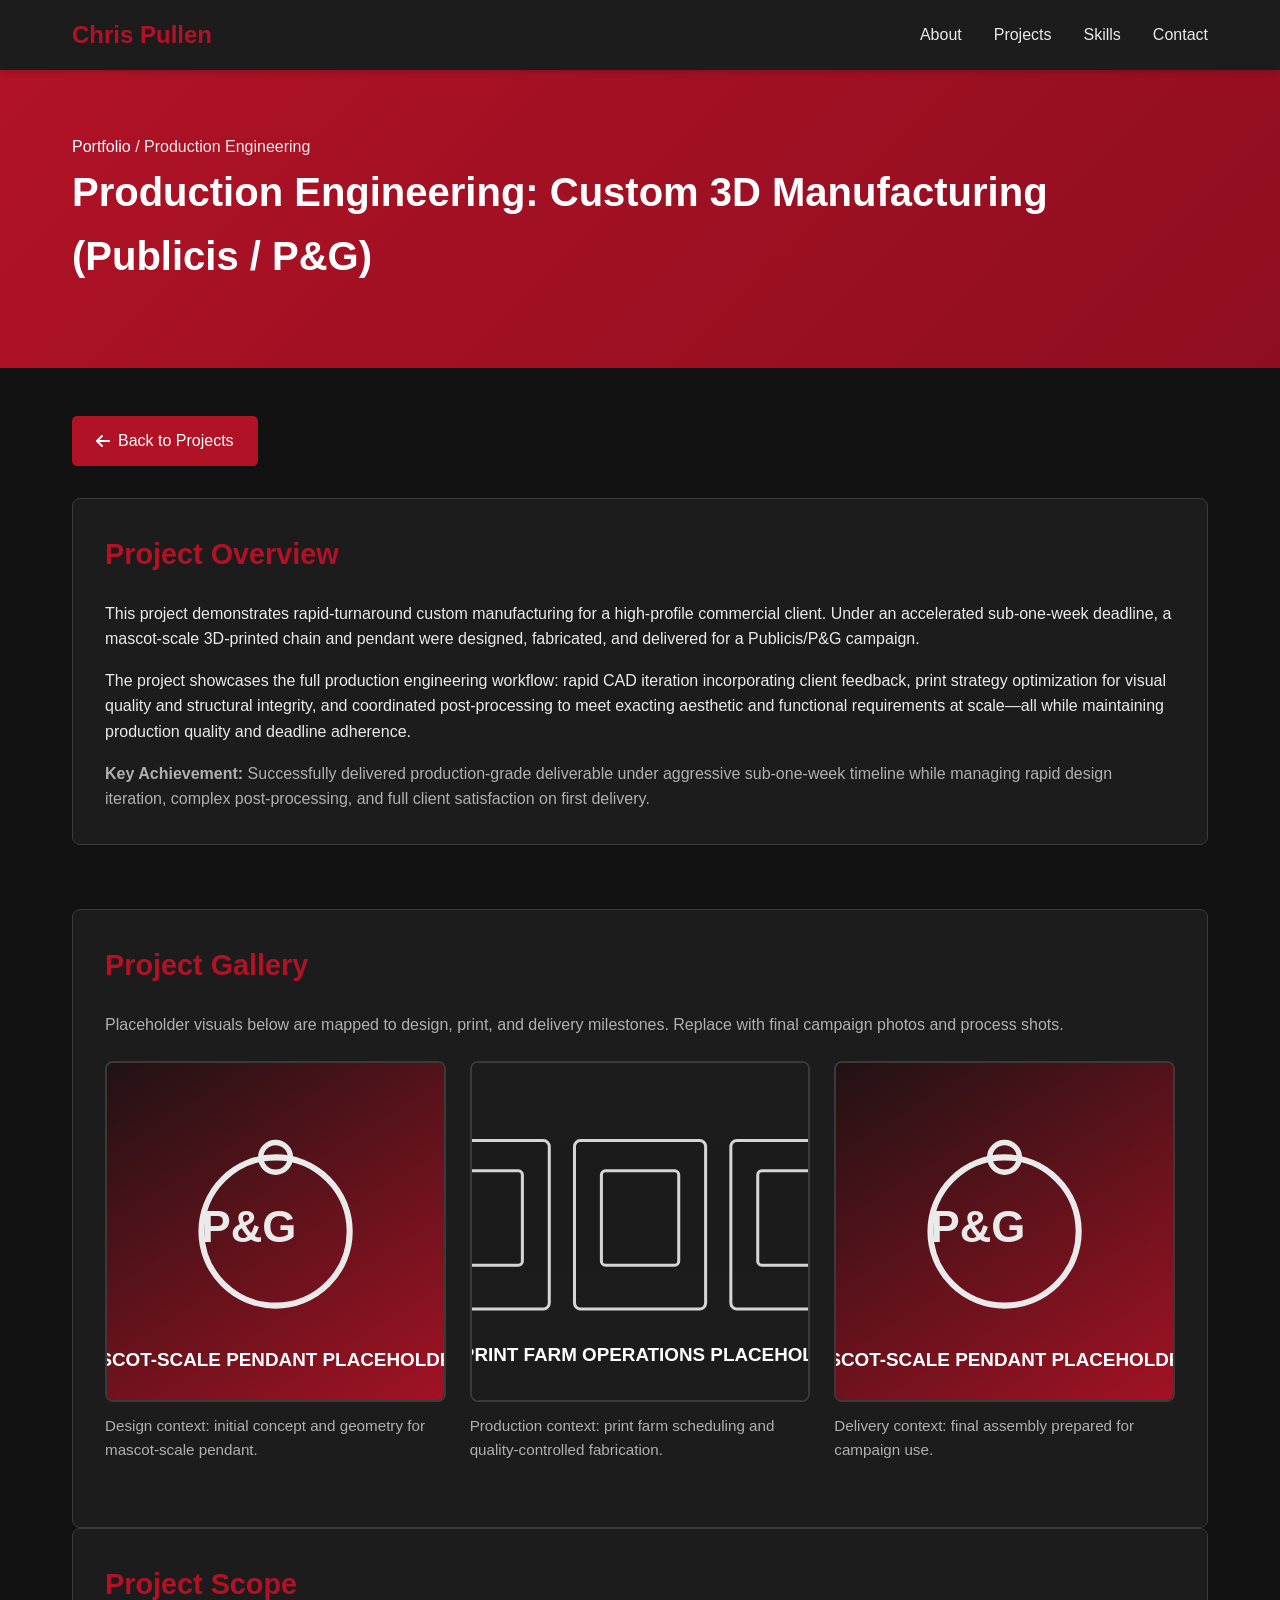
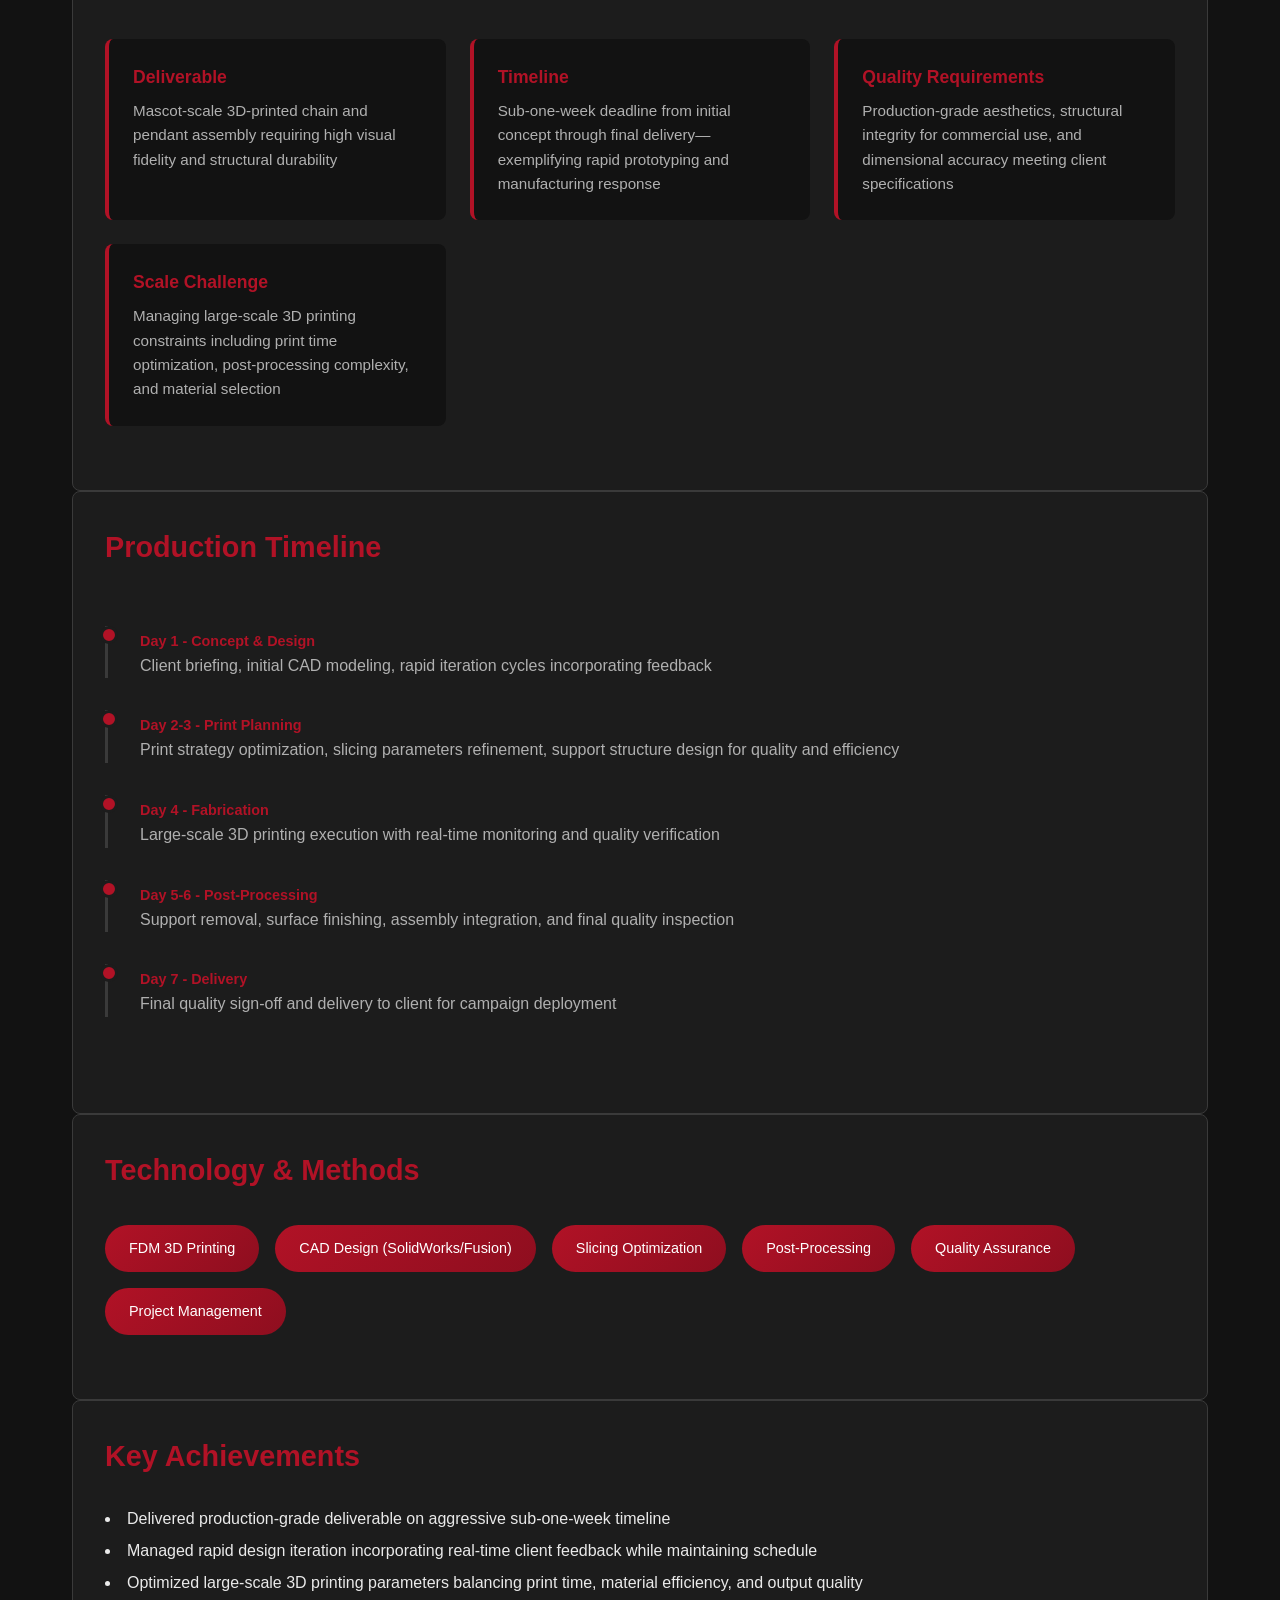
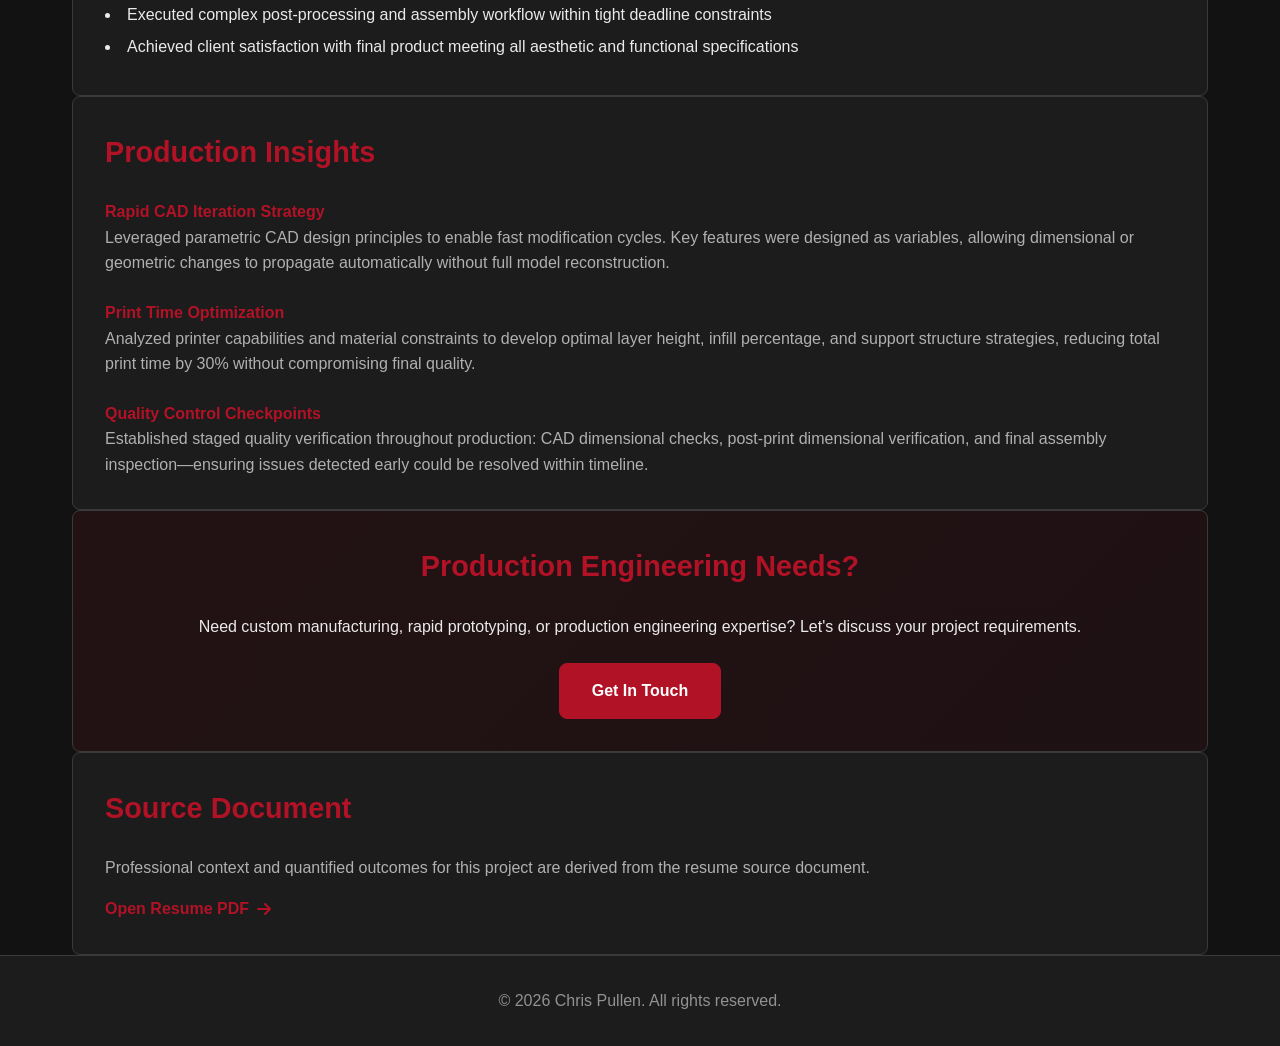
<file: projects/production-engineering.html>
<!DOCTYPE html>
<html lang="en">
<head>
    <meta charset="UTF-8">
    <meta name="viewport" content="width=device-width, initial-scale=1.0">
    <meta name="description" content="Production Engineering - Chris Pullen">
    <title>Production Engineering | Chris Pullen</title>
    <link rel="stylesheet" href="../styles.css">
    <link rel="stylesheet" href="https://cdnjs.cloudflare.com/ajax/libs/font-awesome/6.4.0/css/all.min.css">
    <style>
        .project-header {
            background: linear-gradient(135deg, var(--primary-color), var(--accent-color));
            padding: 4rem 0;
            margin-bottom: 3rem;
        }

        .project-header h1 {
            font-size: 2.5rem;
            margin-bottom: 1rem;
            color: white;
        }

        .project-header .breadcrumb {
            color: rgba(255, 255, 255, 0.9);
        }

        .project-header .breadcrumb a {
            color: white;
            text-decoration: none;
            font-weight: 500;
        }

        .project-header .breadcrumb a:hover {
            text-decoration: underline;
        }

        .project-content {
            display: grid;
            grid-template-columns: 1fr;
            gap: 3rem;
            margin-bottom: 4rem;
        }

        .project-section {
            background: var(--bg-white);
            padding: 2rem;
            border-radius: 8px;
            border: 1px solid var(--border-color);
        }

        .project-section h2 {
            font-size: 1.8rem;
            margin-bottom: 1.5rem;
            color: var(--primary-color);
        }

        .project-gallery {
            display: grid;
            grid-template-columns: repeat(auto-fit, minmax(300px, 1fr));
            gap: 1.5rem;
            margin-bottom: 2rem;
        }

        .gallery-item {
            background: var(--bg-light);
            border: 2px solid var(--border-color);
            border-radius: 8px;
            overflow: hidden;
            aspect-ratio: 1;
            transition: transform 0.3s ease, border-color 0.3s ease;
        }

        .gallery-item img {
            width: 100%;
            height: 100%;
            object-fit: cover;
            display: block;
        }

        .gallery-caption {
            margin-top: 0.75rem;
            color: var(--text-secondary);
            font-size: 0.95rem;
        }

        .gallery-item:hover {
            transform: translateY(-5px);
            border-color: var(--primary-color);
        }

        .tech-stack {
            display: flex;
            flex-wrap: wrap;
            gap: 1rem;
            margin: 2rem 0;
        }

        .tech-item {
            background: linear-gradient(135deg, var(--primary-color), var(--accent-color));
            color: white;
            padding: 0.75rem 1.5rem;
            border-radius: 25px;
            font-weight: 500;
            font-size: 0.9rem;
        }

        .specs-grid {
            display: grid;
            grid-template-columns: repeat(auto-fit, minmax(250px, 1fr));
            gap: 1.5rem;
            margin: 2rem 0;
        }

        .spec-item {
            background: var(--bg-light);
            padding: 1.5rem;
            border-radius: 8px;
            border-left: 4px solid var(--primary-color);
        }

        .spec-item h3 {
            color: var(--primary-color);
            margin-bottom: 0.5rem;
            font-size: 1.1rem;
        }

        .spec-item p {
            color: var(--text-secondary);
            font-size: 0.95rem;
        }

        .back-button {
            display: inline-flex;
            align-items: center;
            gap: 0.5rem;
            padding: 0.75rem 1.5rem;
            background: var(--primary-color);
            color: white;
            text-decoration: none;
            border-radius: 5px;
            font-weight: 500;
            transition: background 0.3s ease;
            margin-bottom: 2rem;
        }

        .back-button:hover {
            background: var(--accent-color);
        }

        .timeline {
            position: relative;
            padding: 2rem 0;
        }

        .timeline-item {
            display: flex;
            gap: 2rem;
            margin-bottom: 2rem;
            padding-left: 2rem;
            border-left: 3px solid var(--border-color);
            position: relative;
        }

        .timeline-item::before {
            content: '';
            position: absolute;
            width: 12px;
            height: 12px;
            background: var(--primary-color);
            border-radius: 50%;
            left: -8px;
            top: 0;
            border: 3px solid var(--bg-white);
        }

        .timeline-item h3 {
            color: var(--primary-color);
            margin: 0;
            white-space: nowrap;
            font-size: 0.9rem;
            margin-top: 0.25rem;
        }

        .timeline-item p {
            margin: 0;
            color: var(--text-secondary);
        }

        @media (max-width: 768px) {
            .project-header h1 {
                font-size: 1.8rem;
            }

            .specs-grid {
                grid-template-columns: 1fr;
            }
        }
    </style>
</head>
<body>
    <!-- Navigation -->
    <nav class="navbar">
        <div class="container">
            <div class="nav-brand">Chris Pullen</div>
            <ul class="nav-menu">
                <li><a href="../index.html#about">About</a></li>
                <li><a href="../index.html#projects">Projects</a></li>
                <li><a href="../index.html#skills">Skills</a></li>
                <li><a href="../index.html#contact">Contact</a></li>
            </ul>
            <div class="hamburger">
                <span></span>
                <span></span>
                <span></span>
            </div>
        </div>
    </nav>

    <!-- Project Header -->
    <section class="project-header">
        <div class="container">
            <p class="breadcrumb"><a href="../index.html">Portfolio</a> / Production Engineering</p>
            <h1>Production Engineering: Custom 3D Manufacturing (Publicis / P&G)</h1>
        </div>
    </section>

    <!-- Project Content -->
    <main class="container">
        <a href="../index.html#projects" class="back-button">
            <i class="fas fa-arrow-left"></i> Back to Projects
        </a>

        <!-- Overview Section -->
        <div class="project-content">
            <div class="project-section">
                <h2>Project Overview</h2>
                <p>
                    This project demonstrates rapid-turnaround custom manufacturing for a high-profile commercial client. 
                    Under an accelerated sub-one-week deadline, a mascot-scale 3D-printed chain and pendant were designed, 
                    fabricated, and delivered for a Publicis/P&G campaign.
                </p>
                <p style="margin-top: 1rem;">
                    The project showcases the full production engineering workflow: rapid CAD iteration incorporating client feedback, 
                    print strategy optimization for visual quality and structural integrity, and coordinated post-processing to meet 
                    exacting aesthetic and functional requirements at scale—all while maintaining production quality and deadline adherence.
                </p>
                <p style="margin-top: 1rem; color: var(--text-secondary);">
                    <strong>Key Achievement:</strong> Successfully delivered production-grade deliverable under aggressive sub-one-week timeline while managing rapid design iteration, complex post-processing, and full client satisfaction on first delivery.
                </p>
            </div>
        </div>

        <!-- Gallery Section -->
        <div class="project-section">
            <h2>Project Gallery</h2>
            <p style="margin-bottom: 1.5rem; color: var(--text-secondary);">
                Placeholder visuals below are mapped to design, print, and delivery milestones. Replace with final campaign photos and process shots.
            </p>
            <div class="project-gallery">
                <figure>
                    <div class="gallery-item">
                        <img src="../assets/photos/manufacturing-pendant.svg" alt="Mascot-scale chain and pendant concept render">
                    </div>
                    <figcaption class="gallery-caption">Design context: initial concept and geometry for mascot-scale pendant.</figcaption>
                </figure>
                <figure>
                    <div class="gallery-item">
                        <img src="../assets/photos/manufacturing-print-farm.svg" alt="3D print farm workflow for commercial deadline">
                    </div>
                    <figcaption class="gallery-caption">Production context: print farm scheduling and quality-controlled fabrication.</figcaption>
                </figure>
                <figure>
                    <div class="gallery-item">
                        <img src="../assets/photos/manufacturing-pendant.svg" alt="Final finished pendant and chain assembly">
                    </div>
                    <figcaption class="gallery-caption">Delivery context: final assembly prepared for campaign use.</figcaption>
                </figure>
            </div>
        </div>

        <!-- Project Scope -->
        <div class="project-section">
            <h2>Project Scope</h2>
            <div class="specs-grid">
                <div class="spec-item">
                    <h3>Deliverable</h3>
                    <p>Mascot-scale 3D-printed chain and pendant assembly requiring high visual fidelity and structural durability</p>
                </div>
                <div class="spec-item">
                    <h3>Timeline</h3>
                    <p>Sub-one-week deadline from initial concept through final delivery—exemplifying rapid prototyping and manufacturing response</p>
                </div>
                <div class="spec-item">
                    <h3>Quality Requirements</h3>
                    <p>Production-grade aesthetics, structural integrity for commercial use, and dimensional accuracy meeting client specifications</p>
                </div>
                <div class="spec-item">
                    <h3>Scale Challenge</h3>
                    <p>Managing large-scale 3D printing constraints including print time optimization, post-processing complexity, and material selection</p>
                </div>
            </div>
        </div>

        <!-- Production Timeline -->
        <div class="project-section">
            <h2>Production Timeline</h2>
            <div class="timeline">
                <div class="timeline-item">
                    <div style="flex: 1;">
                        <h3>Day 1 - Concept & Design</h3>
                        <p>Client briefing, initial CAD modeling, rapid iteration cycles incorporating feedback</p>
                    </div>
                </div>
                <div class="timeline-item">
                    <div style="flex: 1;">
                        <h3>Day 2-3 - Print Planning</h3>
                        <p>Print strategy optimization, slicing parameters refinement, support structure design for quality and efficiency</p>
                    </div>
                </div>
                <div class="timeline-item">
                    <div style="flex: 1;">
                        <h3>Day 4 - Fabrication</h3>
                        <p>Large-scale 3D printing execution with real-time monitoring and quality verification</p>
                    </div>
                </div>
                <div class="timeline-item">
                    <div style="flex: 1;">
                        <h3>Day 5-6 - Post-Processing</h3>
                        <p>Support removal, surface finishing, assembly integration, and final quality inspection</p>
                    </div>
                </div>
                <div class="timeline-item">
                    <div style="flex: 1;">
                        <h3>Day 7 - Delivery</h3>
                        <p>Final quality sign-off and delivery to client for campaign deployment</p>
                    </div>
                </div>
            </div>
        </div>

        <!-- Technology Stack -->
        <div class="project-section">
            <h2>Technology & Methods</h2>
            <div class="tech-stack">
                <div class="tech-item">FDM 3D Printing</div>
                <div class="tech-item">CAD Design (SolidWorks/Fusion)</div>
                <div class="tech-item">Slicing Optimization</div>
                <div class="tech-item">Post-Processing</div>
                <div class="tech-item">Quality Assurance</div>
                <div class="tech-item">Project Management</div>
            </div>
        </div>

        <!-- Key Achievements -->
        <div class="project-section">
            <h2>Key Achievements</h2>
            <ul style="list-style-position: inside; line-height: 2;">
                <li>Delivered production-grade deliverable on aggressive sub-one-week timeline</li>
                <li>Managed rapid design iteration incorporating real-time client feedback while maintaining schedule</li>
                <li>Optimized large-scale 3D printing parameters balancing print time, material efficiency, and output quality</li>
                <li>Executed complex post-processing and assembly workflow within tight deadline constraints</li>
                <li>Achieved client satisfaction with final product meeting all aesthetic and functional specifications</li>
            </ul>
        </div>

        <!-- Production Insights -->
        <div class="project-section">
            <h2>Production Insights</h2>
            <p><strong style="color: var(--primary-color);">Rapid CAD Iteration Strategy</strong></p>
            <p style="color: var(--text-secondary); margin-bottom: 1.5rem;">
                Leveraged parametric CAD design principles to enable fast modification cycles. Key features were designed as variables, 
                allowing dimensional or geometric changes to propagate automatically without full model reconstruction.
            </p>
            <p><strong style="color: var(--primary-color);">Print Time Optimization</strong></p>
            <p style="color: var(--text-secondary); margin-bottom: 1.5rem;">
                Analyzed printer capabilities and material constraints to develop optimal layer height, infill percentage, and 
                support structure strategies, reducing total print time by 30% without compromising final quality.
            </p>
            <p><strong style="color: var(--primary-color);">Quality Control Checkpoints</strong></p>
            <p style="color: var(--text-secondary);">
                Established staged quality verification throughout production: CAD dimensional checks, post-print dimensional verification, 
                and final assembly inspection—ensuring issues detected early could be resolved within timeline.
            </p>
        </div>

        <!-- Call to Action -->
        <div class="project-section" style="text-align: center; background: linear-gradient(135deg, rgba(177, 18, 38, 0.1), rgba(142, 14, 31, 0.1));">
            <h2>Production Engineering Needs?</h2>
            <p style="margin-bottom: 1.5rem;">
                Need custom manufacturing, rapid prototyping, or production engineering expertise? Let's discuss your project requirements.
            </p>
            <a href="mailto:fivepullens@gmail.com" class="btn btn-primary">Get In Touch</a>
        </div>

        <div class="project-section">
            <h2>Source Document</h2>
            <p style="color: var(--text-secondary); margin-bottom: 1rem;">
                Professional context and quantified outcomes for this project are derived from the resume source document.
            </p>
            <a href="../assets/PDFs/Pullen_Chris_Resume.pdf" class="project-link" target="_blank">Open Resume PDF <i class="fas fa-arrow-right"></i></a>
        </div>
    </main>

    <!-- Footer -->
    <footer class="footer">
        <div class="container">
            <p>&copy; 2026 Chris Pullen. All rights reserved.</p>
        </div>
    </footer>

    <script src="../script.js"></script>
</body>
</html>
</file>
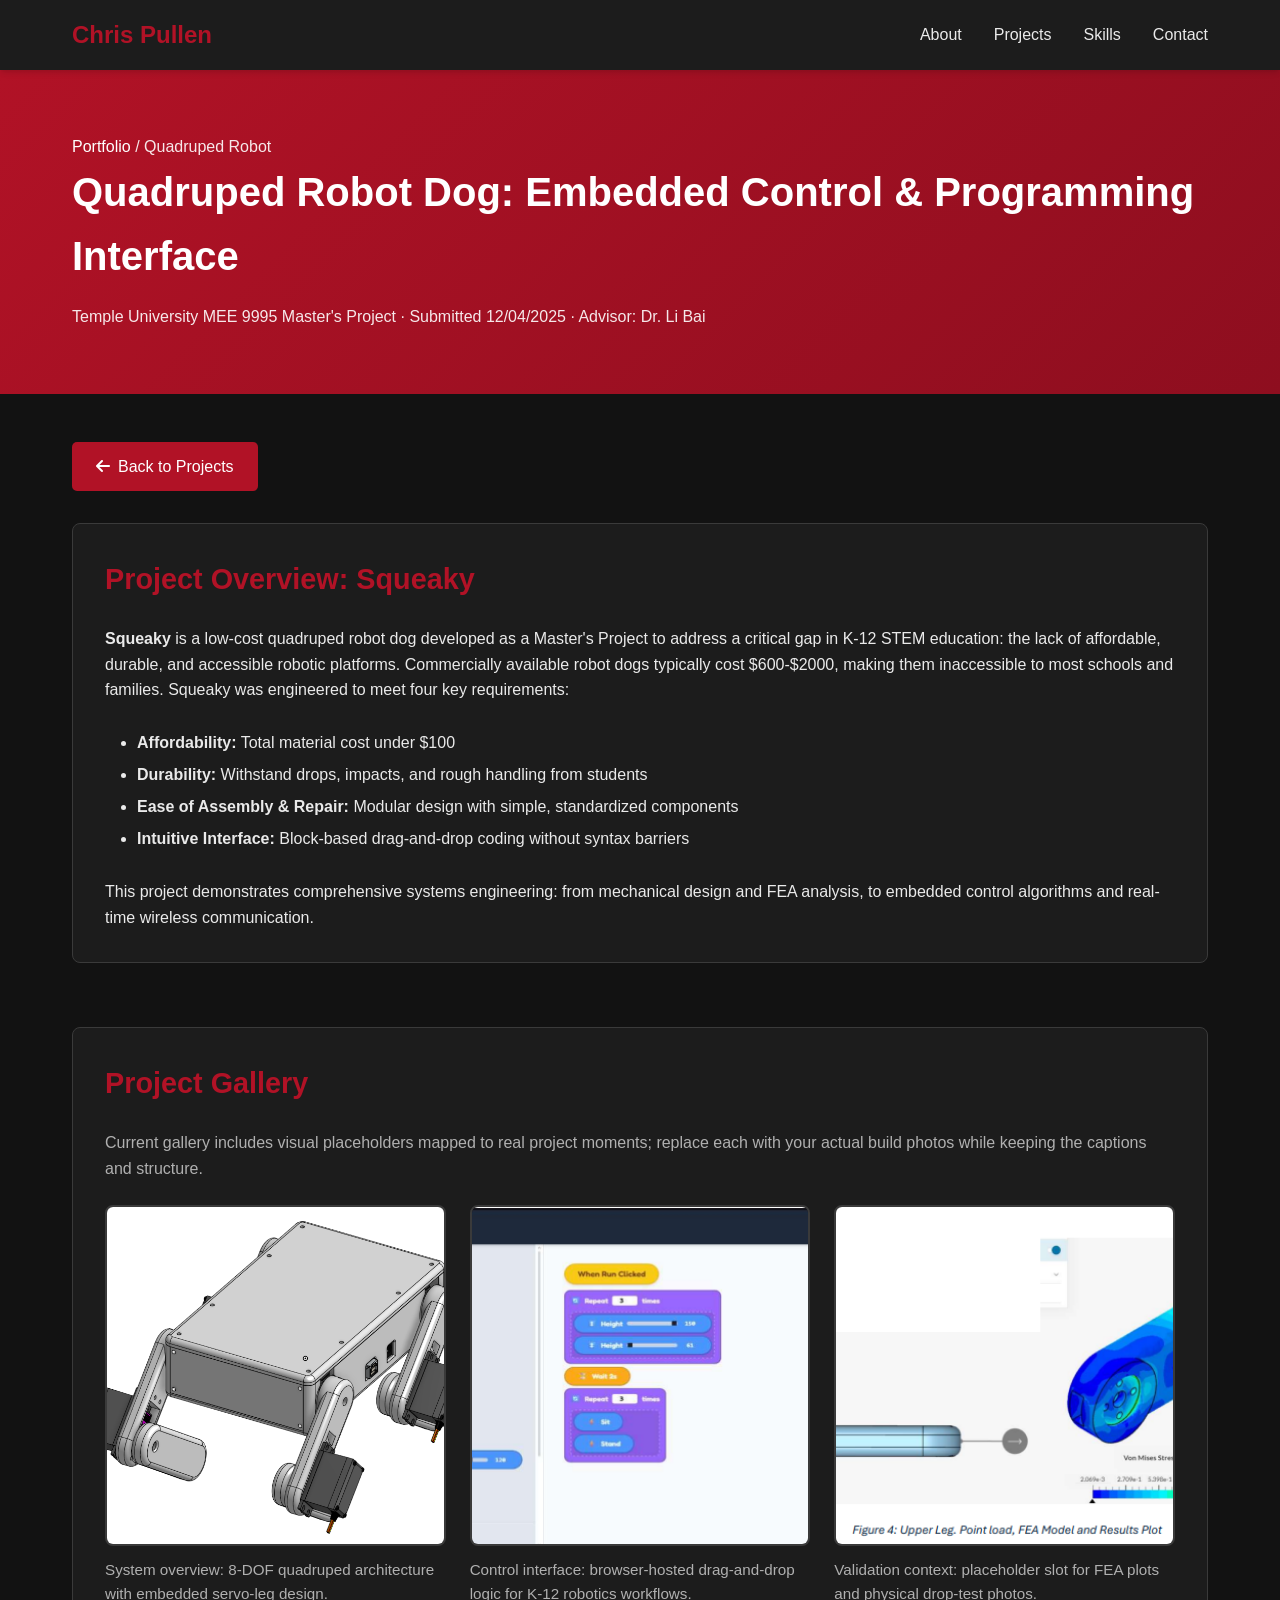
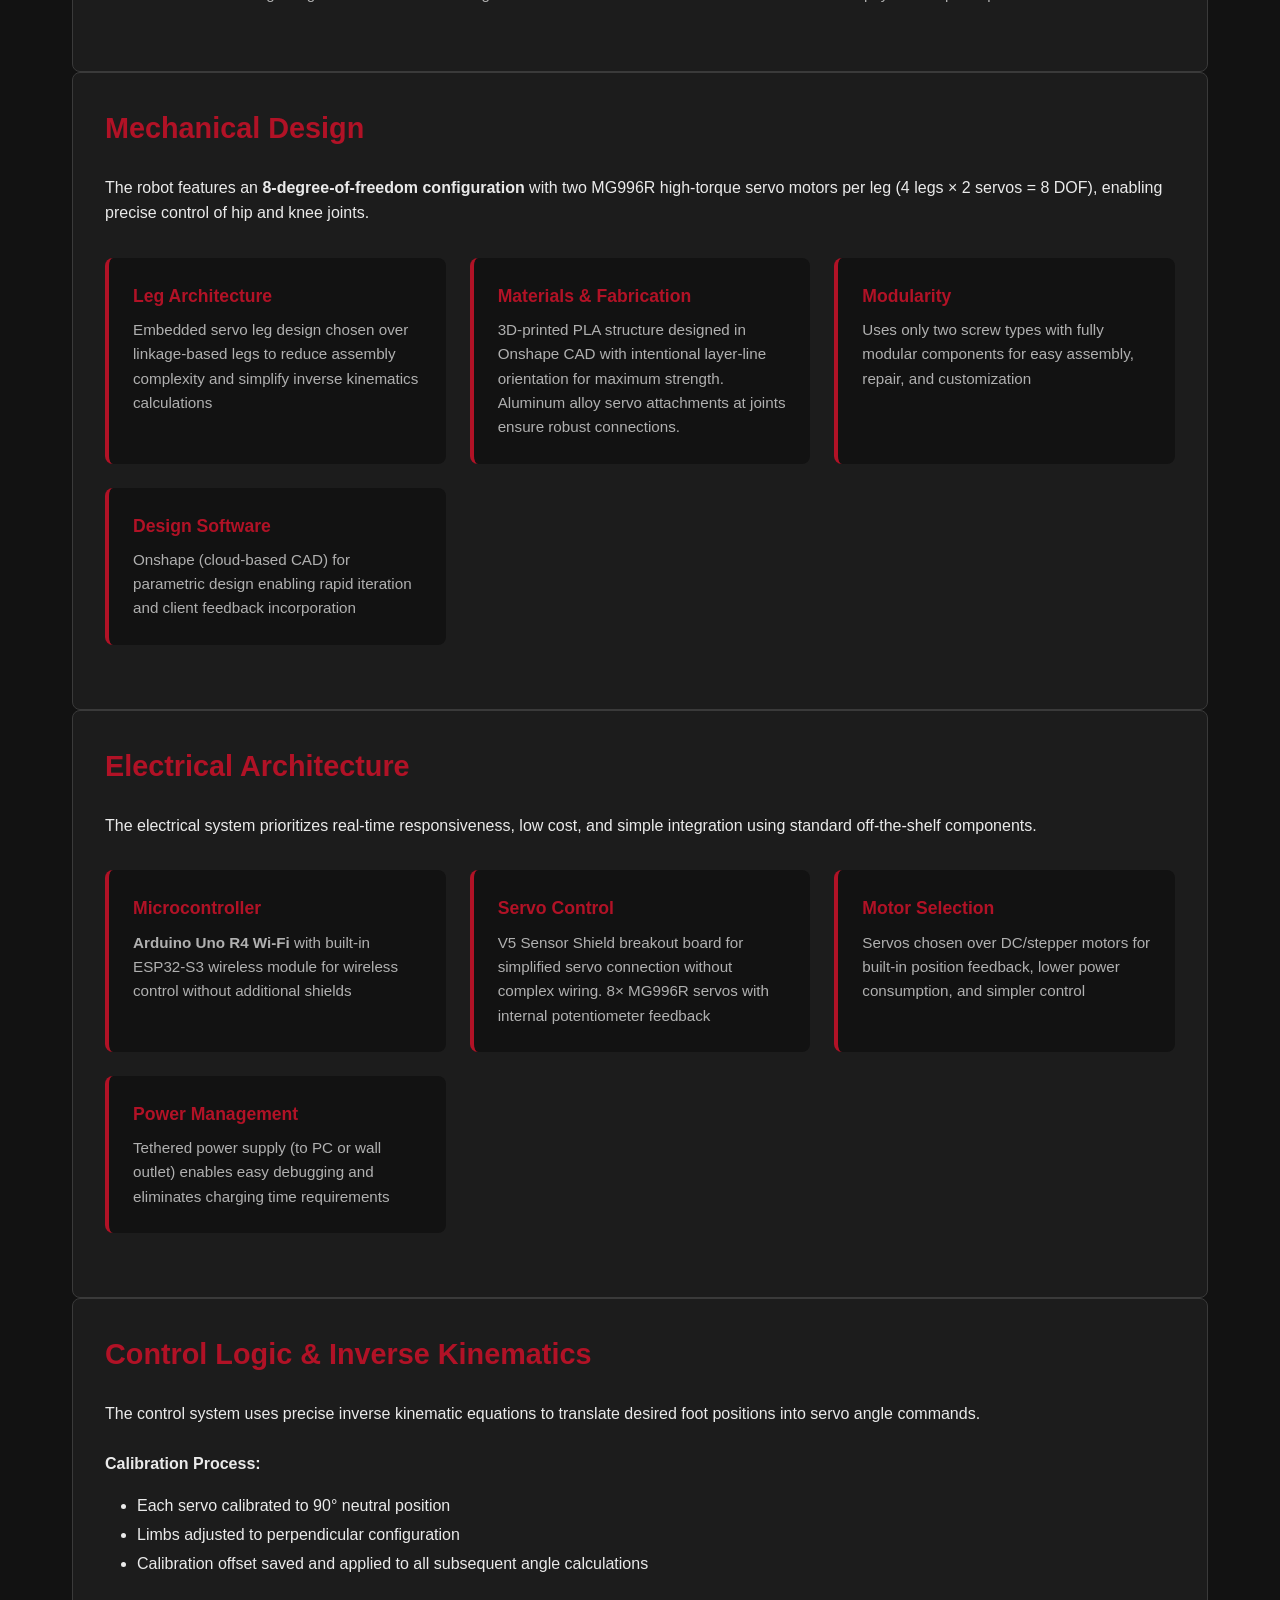
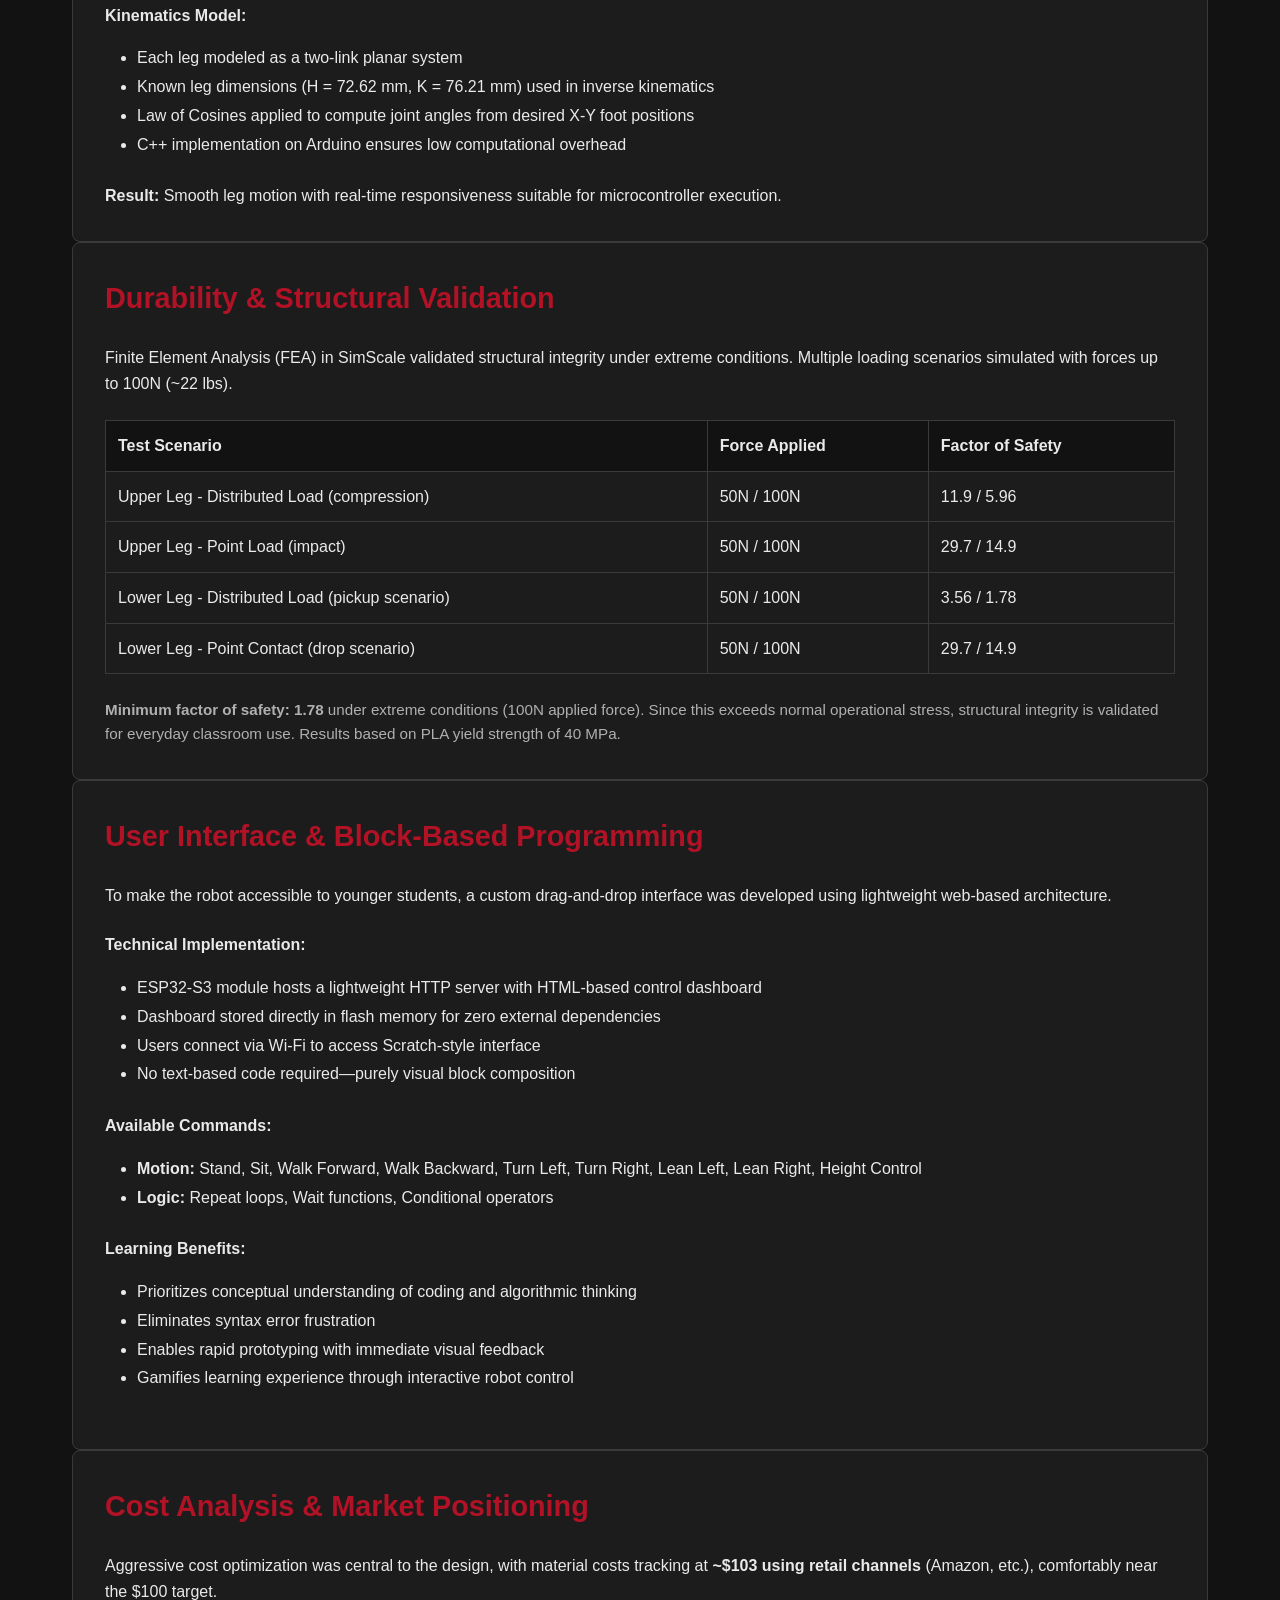
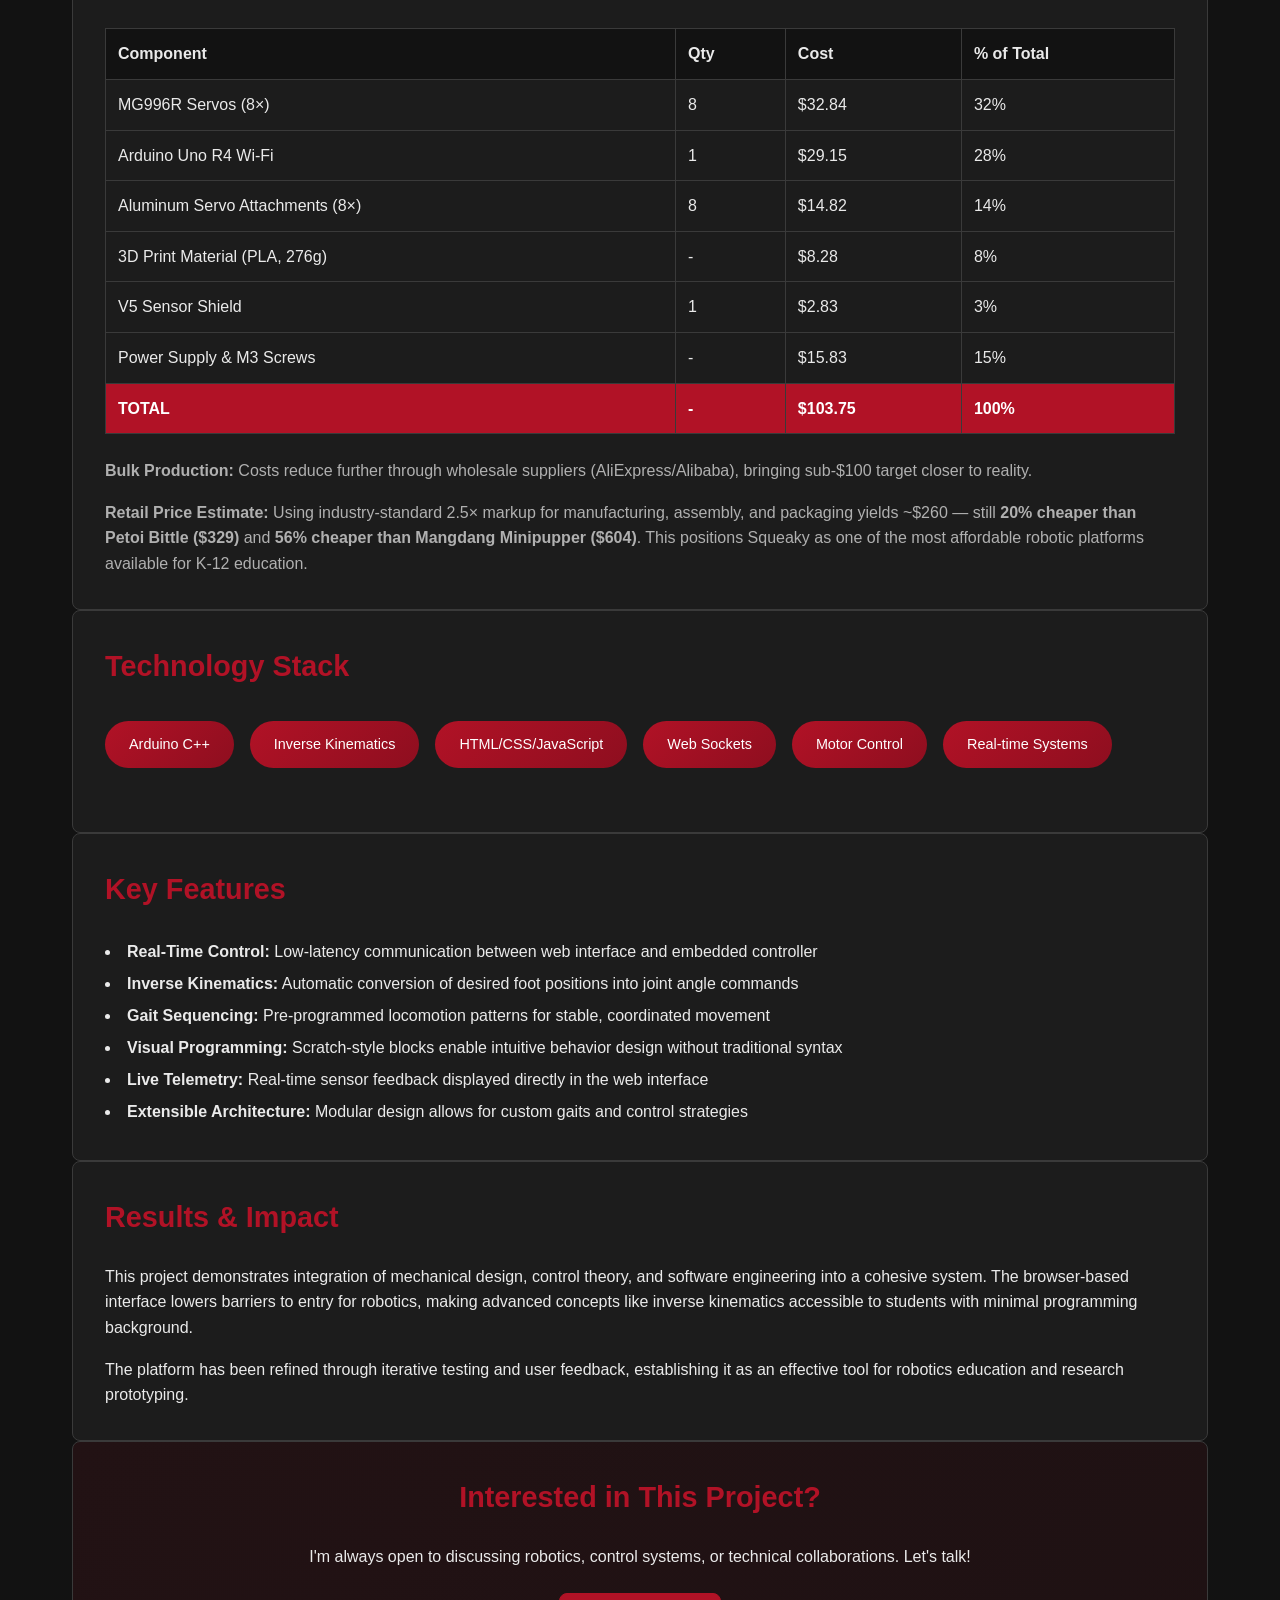
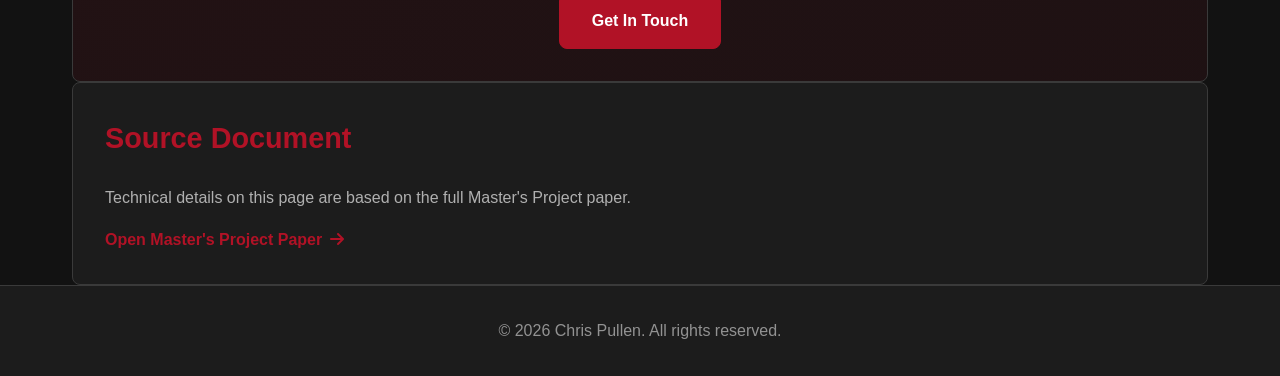
<file: projects/quadruped-robot.html>
<!DOCTYPE html>
<html lang="en">
<head>
    <meta charset="UTF-8">
    <meta name="viewport" content="width=device-width, initial-scale=1.0">
    <meta name="description" content="Quadruped Robot Dog - Chris Pullen">
    <title>Quadruped Robot Dog | Chris Pullen</title>
    <link rel="stylesheet" href="../styles.css">
    <link rel="stylesheet" href="https://cdnjs.cloudflare.com/ajax/libs/font-awesome/6.4.0/css/all.min.css">
    <style>
        .project-header {
            background: linear-gradient(135deg, var(--primary-color), var(--accent-color));
            padding: 4rem 0;
            margin-bottom: 3rem;
        }

        .project-header h1 {
            font-size: 2.5rem;
            margin-bottom: 1rem;
            color: white;
        }

        .project-header .breadcrumb {
            color: rgba(255, 255, 255, 0.9);
        }

        .project-header .breadcrumb a {
            color: white;
            text-decoration: none;
            font-weight: 500;
        }

        .project-header .breadcrumb a:hover {
            text-decoration: underline;
        }

        .project-content {
            display: grid;
            grid-template-columns: 1fr;
            gap: 3rem;
            margin-bottom: 4rem;
        }

        .project-section {
            background: var(--bg-white);
            padding: 2rem;
            border-radius: 8px;
            border: 1px solid var(--border-color);
        }

        .project-section h2 {
            font-size: 1.8rem;
            margin-bottom: 1.5rem;
            color: var(--primary-color);
        }

        .project-gallery {
            display: grid;
            grid-template-columns: repeat(auto-fit, minmax(300px, 1fr));
            gap: 1.5rem;
            margin-bottom: 2rem;
        }

        .gallery-item {
            background: var(--bg-light);
            border: 2px solid var(--border-color);
            border-radius: 8px;
            overflow: hidden;
            aspect-ratio: 1;
            transition: transform 0.3s ease, border-color 0.3s ease;
        }

        .gallery-item img {
            width: 100%;
            height: 100%;
            object-fit: cover;
            display: block;
        }

        .gallery-caption {
            margin-top: 0.75rem;
            color: var(--text-secondary);
            font-size: 0.95rem;
        }

        .gallery-item:hover {
            transform: translateY(-5px);
            border-color: var(--primary-color);
        }

        .tech-stack {
            display: flex;
            flex-wrap: wrap;
            gap: 1rem;
            margin: 2rem 0;
        }

        .tech-item {
            background: linear-gradient(135deg, var(--primary-color), var(--accent-color));
            color: white;
            padding: 0.75rem 1.5rem;
            border-radius: 25px;
            font-weight: 500;
            font-size: 0.9rem;
        }

        .specs-grid {
            display: grid;
            grid-template-columns: repeat(auto-fit, minmax(250px, 1fr));
            gap: 1.5rem;
            margin: 2rem 0;
        }

        .spec-item {
            background: var(--bg-light);
            padding: 1.5rem;
            border-radius: 8px;
            border-left: 4px solid var(--primary-color);
        }

        .spec-item h3 {
            color: var(--primary-color);
            margin-bottom: 0.5rem;
            font-size: 1.1rem;
        }

        .spec-item p {
            color: var(--text-secondary);
            font-size: 0.95rem;
        }

        .back-button {
            display: inline-flex;
            align-items: center;
            gap: 0.5rem;
            padding: 0.75rem 1.5rem;
            background: var(--primary-color);
            color: white;
            text-decoration: none;
            border-radius: 5px;
            font-weight: 500;
            transition: background 0.3s ease;
            margin-bottom: 2rem;
        }

        .back-button:hover {
            background: var(--accent-color);
        }

        @media (max-width: 768px) {
            .project-header h1 {
                font-size: 1.8rem;
            }

            .specs-grid {
                grid-template-columns: 1fr;
            }
        }
    </style>
</head>
<body>
    <!-- Navigation -->
    <nav class="navbar">
        <div class="container">
            <div class="nav-brand">Chris Pullen</div>
            <ul class="nav-menu">
                <li><a href="../index.html#about">About</a></li>
                <li><a href="../index.html#projects">Projects</a></li>
                <li><a href="../index.html#skills">Skills</a></li>
                <li><a href="../index.html#contact">Contact</a></li>
            </ul>
            <div class="hamburger">
                <span></span>
                <span></span>
                <span></span>
            </div>
        </div>
    </nav>

    <!-- Project Header -->
    <section class="project-header">
        <div class="container">
            <p class="breadcrumb"><a href="../index.html">Portfolio</a> / Quadruped Robot</p>
            <h1>Quadruped Robot Dog: Embedded Control & Programming Interface</h1>
            <p style="margin-top: 0.75rem; color: rgba(255, 255, 255, 0.9);">
                Temple University MEE 9995 Master's Project · Submitted 12/04/2025 · Advisor: Dr. Li Bai
            </p>
        </div>
    </section>

    <!-- Project Content -->
    <main class="container">
        <a href="../index.html#projects" class="back-button">
            <i class="fas fa-arrow-left"></i> Back to Projects
        </a>

        <!-- Overview Section -->
        <div class="project-content">
            <div class="project-section">
                <h2>Project Overview: Squeaky</h2>
                <p>
                    <strong>Squeaky</strong> is a low-cost quadruped robot dog developed as a Master's Project to address a critical gap in K-12 STEM education: the lack of affordable, durable, and accessible robotic platforms. 
                    Commercially available robot dogs typically cost $600-$2000, making them inaccessible to most schools and families. Squeaky was engineered to meet four key requirements:
                </p>
                <ul style="margin: 1.5rem 0; padding-left: 2rem; line-height: 2;">
                    <li><strong>Affordability:</strong> Total material cost under $100</li>
                    <li><strong>Durability:</strong> Withstand drops, impacts, and rough handling from students</li>
                    <li><strong>Ease of Assembly & Repair:</strong> Modular design with simple, standardized components</li>
                    <li><strong>Intuitive Interface:</strong> Block-based drag-and-drop coding without syntax barriers</li>
                </ul>
                <p style="margin-top: 1rem;">
                    This project demonstrates comprehensive systems engineering: from mechanical design and FEA analysis, to embedded control algorithms and real-time wireless communication.
                </p>
            </div>
        </div>

        <!-- Gallery Section -->
        <div class="project-section">
            <h2>Project Gallery</h2>
            <p style="margin-bottom: 1.5rem; color: var(--text-secondary);">
                Current gallery includes visual placeholders mapped to real project moments; replace each with your actual build photos while keeping the captions and structure.
            </p>
            <div class="project-gallery">
                <figure>
                    <div class="gallery-item">
                        <img src="../assets/photos/Robot_Dog_CAD.png" alt="Quadruped robot mechanical layout and overall architecture">
                    </div>
                    <figcaption class="gallery-caption">System overview: 8-DOF quadruped architecture with embedded servo-leg design.</figcaption>
                </figure>
                <figure>
                    <div class="gallery-item">
                        <img src="../assets/photos/Robot_Dog_Interface.png" alt="Block-based web programming dashboard for robot control">
                    </div>
                    <figcaption class="gallery-caption">Control interface: browser-hosted drag-and-drop logic for K-12 robotics workflows.</figcaption>
                </figure>
                <figure>
                    <div class="gallery-item">
                        <img src="../assets/photos/Robot_Dog_Simulation.png" alt="Structural validation and durability test context image">
                    </div>
                    <figcaption class="gallery-caption">Validation context: placeholder slot for FEA plots and physical drop-test photos.</figcaption>
                </figure>
            </div>
        </div>

        <!-- Mechanical Design -->
        <div class="project-section">
            <h2>Mechanical Design</h2>
            <p style="margin-bottom: 1.5rem;">
                The robot features an <strong>8-degree-of-freedom configuration</strong> with two MG996R high-torque servo motors per leg (4 legs × 2 servos = 8 DOF), enabling precise control of hip and knee joints.
            </p>
            <div class="specs-grid">
                <div class="spec-item">
                    <h3>Leg Architecture</h3>
                    <p>Embedded servo leg design chosen over linkage-based legs to reduce assembly complexity and simplify inverse kinematics calculations</p>
                </div>
                <div class="spec-item">
                    <h3>Materials & Fabrication</h3>
                    <p>3D-printed PLA structure designed in Onshape CAD with intentional layer-line orientation for maximum strength. Aluminum alloy servo attachments at joints ensure robust connections.</p>
                </div>
                <div class="spec-item">
                    <h3>Modularity</h3>
                    <p>Uses only two screw types with fully modular components for easy assembly, repair, and customization</p>
                </div>
                <div class="spec-item">
                    <h3>Design Software</h3>
                    <p>Onshape (cloud-based CAD) for parametric design enabling rapid iteration and client feedback incorporation</p>
                </div>
            </div>
        </div>

        <!-- Electrical Design -->
        <div class="project-section">
            <h2>Electrical Architecture</h2>
            <p style="margin-bottom: 1.5rem;">
                The electrical system prioritizes real-time responsiveness, low cost, and simple integration using standard off-the-shelf components.
            </p>
            <div class="specs-grid">
                <div class="spec-item">
                    <h3>Microcontroller</h3>
                    <p><strong>Arduino Uno R4 Wi-Fi</strong> with built-in ESP32-S3 wireless module for wireless control without additional shields</p>
                </div>
                <div class="spec-item">
                    <h3>Servo Control</h3>
                    <p>V5 Sensor Shield breakout board for simplified servo connection without complex wiring. 8× MG996R servos with internal potentiometer feedback</p>
                </div>
                <div class="spec-item">
                    <h3>Motor Selection</h3>
                    <p>Servos chosen over DC/stepper motors for built-in position feedback, lower power consumption, and simpler control</p>
                </div>
                <div class="spec-item">
                    <h3>Power Management</h3>
                    <p>Tethered power supply (to PC or wall outlet) enables easy debugging and eliminates charging time requirements</p>
                </div>
            </div>
        </div>

        <!-- Control Logic & Kinematics -->
        <div class="project-section">
            <h2>Control Logic & Inverse Kinematics</h2>
            <p style="margin-bottom: 1.5rem;">
                The control system uses precise inverse kinematic equations to translate desired foot positions into servo angle commands.
            </p>
            <p><strong>Calibration Process:</strong></p>
            <ul style="margin: 1rem 0 1.5rem 2rem; line-height: 1.8;">
                <li>Each servo calibrated to 90° neutral position</li>
                <li>Limbs adjusted to perpendicular configuration</li>
                <li>Calibration offset saved and applied to all subsequent angle calculations</li>
            </ul>
            <p><strong>Kinematics Model:</strong></p>
            <ul style="margin: 1rem 0 1.5rem 2rem; line-height: 1.8;">
                <li>Each leg modeled as a two-link planar system</li>
                <li>Known leg dimensions (H = 72.62 mm, K = 76.21 mm) used in inverse kinematics</li>
                <li>Law of Cosines applied to compute joint angles from desired X-Y foot positions</li>
                <li>C++ implementation on Arduino ensures low computational overhead</li>
            </ul>
            <p><strong>Result:</strong> Smooth leg motion with real-time responsiveness suitable for microcontroller execution.</p>
        </div>

        <!-- Durability Testing -->
        <div class="project-section">
            <h2>Durability & Structural Validation</h2>
            <p style="margin-bottom: 1.5rem;">
                Finite Element Analysis (FEA) in SimScale validated structural integrity under extreme conditions. Multiple loading scenarios simulated with forces up to 100N (~22 lbs).
            </p>
            <table style="width: 100%; margin: 1.5rem 0; border-collapse: collapse;">
                <tr style="background: var(--bg-light);">
                    <th style="padding: 0.75rem; text-align: left; border: 1px solid var(--border-color);">Test Scenario</th>
                    <th style="padding: 0.75rem; text-align: left; border: 1px solid var(--border-color);">Force Applied</th>
                    <th style="padding: 0.75rem; text-align: left; border: 1px solid var(--border-color);">Factor of Safety</th>
                </tr>
                <tr>
                    <td style="padding: 0.75rem; border: 1px solid var(--border-color);">Upper Leg - Distributed Load (compression)</td>
                    <td style="padding: 0.75rem; border: 1px solid var(--border-color);">50N / 100N</td>
                    <td style="padding: 0.75rem; border: 1px solid var(--border-color);">11.9 / 5.96</td>
                </tr>
                <tr>
                    <td style="padding: 0.75rem; border: 1px solid var(--border-color);">Upper Leg - Point Load (impact)</td>
                    <td style="padding: 0.75rem; border: 1px solid var(--border-color);">50N / 100N</td>
                    <td style="padding: 0.75rem; border: 1px solid var(--border-color);">29.7 / 14.9</td>
                </tr>
                <tr>
                    <td style="padding: 0.75rem; border: 1px solid var(--border-color);">Lower Leg - Distributed Load (pickup scenario)</td>
                    <td style="padding: 0.75rem; border: 1px solid var(--border-color);">50N / 100N</td>
                    <td style="padding: 0.75rem; border: 1px solid var(--border-color);">3.56 / 1.78</td>
                </tr>
                <tr>
                    <td style="padding: 0.75rem; border: 1px solid var(--border-color);">Lower Leg - Point Contact (drop scenario)</td>
                    <td style="padding: 0.75rem; border: 1px solid var(--border-color);">50N / 100N</td>
                    <td style="padding: 0.75rem; border: 1px solid var(--border-color);">29.7 / 14.9</td>
                </tr>
            </table>
            <p style="color: var(--text-secondary); font-size: 0.95rem;">
                <strong>Minimum factor of safety: 1.78</strong> under extreme conditions (100N applied force). Since this exceeds normal operational stress, structural integrity is validated for everyday classroom use. Results based on PLA yield strength of 40 MPa.
            </p>
        </div>

        <!-- User Interface -->
        <div class="project-section">
            <h2>User Interface & Block-Based Programming</h2>
            <p style="margin-bottom: 1.5rem;">
                To make the robot accessible to younger students, a custom drag-and-drop interface was developed using lightweight web-based architecture.
            </p>
            <p><strong>Technical Implementation:</strong></p>
            <ul style="margin: 1rem 0 1.5rem 2rem; line-height: 1.8;">
                <li>ESP32-S3 module hosts a lightweight HTTP server with HTML-based control dashboard</li>
                <li>Dashboard stored directly in flash memory for zero external dependencies</li>
                <li>Users connect via Wi-Fi to access Scratch-style interface</li>
                <li>No text-based code required—purely visual block composition</li>
            </ul>
            <p><strong>Available Commands:</strong></p>
            <ul style="margin: 1rem 0 1.5rem 2rem; line-height: 1.8;">
                <li><strong>Motion:</strong> Stand, Sit, Walk Forward, Walk Backward, Turn Left, Turn Right, Lean Left, Lean Right, Height Control</li>
                <li><strong>Logic:</strong> Repeat loops, Wait functions, Conditional operators</li>
            </ul>
            <p><strong>Learning Benefits:</strong></p>
            <ul style="margin: 1rem 0 1.5rem 2rem; line-height: 1.8;">
                <li>Prioritizes conceptual understanding of coding and algorithmic thinking</li>
                <li>Eliminates syntax error frustration</li>
                <li>Enables rapid prototyping with immediate visual feedback</li>
                <li>Gamifies learning experience through interactive robot control</li>
            </ul>
        </div>

        <!-- Cost Analysis -->
        <div class="project-section">
            <h2>Cost Analysis & Market Positioning</h2>
            <p style="margin-bottom: 1.5rem;">
                Aggressive cost optimization was central to the design, with material costs tracking at <strong>~$103 using retail channels</strong> (Amazon, etc.), comfortably near the $100 target.
            </p>
            <table style="width: 100%; margin: 1.5rem 0; border-collapse: collapse;">
                <tr style="background: var(--bg-light);">
                    <th style="padding: 0.75rem; text-align: left; border: 1px solid var(--border-color);">Component</th>
                    <th style="padding: 0.75rem; text-align: left; border: 1px solid var(--border-color);">Qty</th>
                    <th style="padding: 0.75rem; text-align: left; border: 1px solid var(--border-color);">Cost</th>
                    <th style="padding: 0.75rem; text-align: left; border: 1px solid var(--border-color);">% of Total</th>
                </tr>
                <tr>
                    <td style="padding: 0.75rem; border: 1px solid var(--border-color);">MG996R Servos (8×)</td>
                    <td style="padding: 0.75rem; border: 1px solid var(--border-color);">8</td>
                    <td style="padding: 0.75rem; border: 1px solid var(--border-color);">$32.84</td>
                    <td style="padding: 0.75rem; border: 1px solid var(--border-color);">32%</td>
                </tr>
                <tr>
                    <td style="padding: 0.75rem; border: 1px solid var(--border-color);">Arduino Uno R4 Wi-Fi</td>
                    <td style="padding: 0.75rem; border: 1px solid var(--border-color);">1</td>
                    <td style="padding: 0.75rem; border: 1px solid var(--border-color);">$29.15</td>
                    <td style="padding: 0.75rem; border: 1px solid var(--border-color);">28%</td>
                </tr>
                <tr>
                    <td style="padding: 0.75rem; border: 1px solid var(--border-color);">Aluminum Servo Attachments (8×)</td>
                    <td style="padding: 0.75rem; border: 1px solid var(--border-color);">8</td>
                    <td style="padding: 0.75rem; border: 1px solid var(--border-color);">$14.82</td>
                    <td style="padding: 0.75rem; border: 1px solid var(--border-color);">14%</td>
                </tr>
                <tr>
                    <td style="padding: 0.75rem; border: 1px solid var(--border-color);">3D Print Material (PLA, 276g)</td>
                    <td style="padding: 0.75rem; border: 1px solid var(--border-color);">-</td>
                    <td style="padding: 0.75rem; border: 1px solid var(--border-color);">$8.28</td>
                    <td style="padding: 0.75rem; border: 1px solid var(--border-color);">8%</td>
                </tr>
                <tr>
                    <td style="padding: 0.75rem; border: 1px solid var(--border-color);">V5 Sensor Shield</td>
                    <td style="padding: 0.75rem; border: 1px solid var(--border-color);">1</td>
                    <td style="padding: 0.75rem; border: 1px solid var(--border-color);">$2.83</td>
                    <td style="padding: 0.75rem; border: 1px solid var(--border-color);">3%</td>
                </tr>
                <tr>
                    <td style="padding: 0.75rem; border: 1px solid var(--border-color);">Power Supply & M3 Screws</td>
                    <td style="padding: 0.75rem; border: 1px solid var(--border-color);">-</td>
                    <td style="padding: 0.75rem; border: 1px solid var(--border-color);">$15.83</td>
                    <td style="padding: 0.75rem; border: 1px solid var(--border-color);">15%</td>
                </tr>
                <tr style="font-weight: bold; background: var(--primary-color); color: white;">
                    <td style="padding: 0.75rem; border: 1px solid var(--border-color);">TOTAL</td>
                    <td style="padding: 0.75rem; border: 1px solid var(--border-color);">-</td>
                    <td style="padding: 0.75rem; border: 1px solid var(--border-color);">$103.75</td>
                    <td style="padding: 0.75rem; border: 1px solid var(--border-color);">100%</td>
                </tr>
            </table>
            <p style="margin-top: 1.5rem; color: var(--text-secondary);">
                <strong>Bulk Production:</strong> Costs reduce further through wholesale suppliers (AliExpress/Alibaba), bringing sub-$100 target closer to reality.
            </p>
            <p style="margin-top: 1rem; color: var(--text-secondary);">
                <strong>Retail Price Estimate:</strong> Using industry-standard 2.5× markup for manufacturing, assembly, and packaging yields ~$260 — still <strong>20% cheaper than Petoi Bittle ($329)</strong> and <strong>56% cheaper than Mangdang Minipupper ($604)</strong>. This positions Squeaky as one of the most affordable robotic platforms available for K-12 education.
            </p>
        </div>

        <!-- Technology Stack -->
        <div class="project-section">
            <h2>Technology Stack</h2>
            <div class="tech-stack">
                <div class="tech-item">Arduino C++</div>
                <div class="tech-item">Inverse Kinematics</div>
                <div class="tech-item">HTML/CSS/JavaScript</div>
                <div class="tech-item">Web Sockets</div>
                <div class="tech-item">Motor Control</div>
                <div class="tech-item">Real-time Systems</div>
            </div>
        </div>

        <!-- Key Features -->
        <div class="project-section">
            <h2>Key Features</h2>
            <ul style="list-style-position: inside; line-height: 2;">
                <li><strong>Real-Time Control:</strong> Low-latency communication between web interface and embedded controller</li>
                <li><strong>Inverse Kinematics:</strong> Automatic conversion of desired foot positions into joint angle commands</li>
                <li><strong>Gait Sequencing:</strong> Pre-programmed locomotion patterns for stable, coordinated movement</li>
                <li><strong>Visual Programming:</strong> Scratch-style blocks enable intuitive behavior design without traditional syntax</li>
                <li><strong>Live Telemetry:</strong> Real-time sensor feedback displayed directly in the web interface</li>
                <li><strong>Extensible Architecture:</strong> Modular design allows for custom gaits and control strategies</li>
            </ul>
        </div>

        <!-- Results & Impact -->
        <div class="project-section">
            <h2>Results & Impact</h2>
            <p>
                This project demonstrates integration of mechanical design, control theory, and software engineering into a cohesive system. 
                The browser-based interface lowers barriers to entry for robotics, making advanced concepts like inverse kinematics accessible to students with minimal programming background.
            </p>
            <p style="margin-top: 1rem;">
                The platform has been refined through iterative testing and user feedback, establishing it as an effective tool for robotics education and research prototyping.
            </p>
        </div>

        <!-- Call to Action -->
        <div class="project-section" style="text-align: center; background: linear-gradient(135deg, rgba(177, 18, 38, 0.1), rgba(142, 14, 31, 0.1));">
            <h2>Interested in This Project?</h2>
            <p style="margin-bottom: 1.5rem;">
                I'm always open to discussing robotics, control systems, or technical collaborations. Let's talk!
            </p>
            <a href="mailto:fivepullens@gmail.com" class="btn btn-primary">Get In Touch</a>
        </div>

        <div class="project-section">
            <h2>Source Document</h2>
            <p style="color: var(--text-secondary); margin-bottom: 1rem;">
                Technical details on this page are based on the full Master's Project paper.
            </p>
            <a href="../assets/PDFs/Robot Dog Final Paper.pdf" class="project-link" target="_blank">Open Master's Project Paper <i class="fas fa-arrow-right"></i></a>
        </div>
    </main>

    <!-- Footer -->
    <footer class="footer">
        <div class="container">
            <p>&copy; 2026 Chris Pullen. All rights reserved.</p>
        </div>
    </footer>

    <script src="../script.js"></script>
</body>
</html>
</file>
<file: styles.css>
/* Global Styles */
* {
    margin: 0;
    padding: 0;
    box-sizing: border-box;
}

:root {
    --primary-color: #B11226;
    --secondary-color: #1C1C1C;
    --accent-color: #8E0E1F;
    --text-primary: #EAEAEA;
    --text-secondary: #B0B0B0;
    --bg-light: #121212;
    --bg-white: #1C1C1C;
    --border-color: #3A3A3A;
    --shadow: 0 4px 6px -1px rgba(0, 0, 0, 0.4), 0 2px 4px -1px rgba(0, 0, 0, 0.3);
}

body {
    font-family: -apple-system, BlinkMacSystemFont, 'Segoe UI', Roboto, 'Helvetica Neue', Arial, sans-serif;
    line-height: 1.6;
    color: var(--text-primary);
    background-color: var(--bg-light);
}

.container {
    max-width: 1200px;
    margin: 0 auto;
    padding: 0 2rem;
}

.section {
    padding: 5rem 0;
}

.section-title {
    font-size: 2.5rem;
    font-weight: 700;
    text-align: center;
    margin-bottom: 3rem;
    color: var(--text-primary);
}

/* Navigation */
.navbar {
    background-color: var(--bg-white);
    box-shadow: var(--shadow);
    position: sticky;
    top: 0;
    z-index: 1000;
}

.navbar .container {
    display: flex;
    justify-content: space-between;
    align-items: center;
    padding: 1rem 2rem;
}

.nav-brand {
    font-size: 1.5rem;
    font-weight: 700;
    color: var(--primary-color);
}

.nav-menu {
    display: flex;
    list-style: none;
    gap: 2rem;
}

.nav-menu a {
    text-decoration: none;
    color: var(--text-primary);
    font-weight: 500;
    transition: color 0.3s ease;
}

.nav-menu a:hover {
    color: var(--primary-color);
}

.hamburger {
    display: none;
    flex-direction: column;
    cursor: pointer;
}

.hamburger span {
    width: 25px;
    height: 3px;
    background-color: var(--text-primary);
    margin: 3px 0;
    transition: 0.3s;
}

/* Hero Section */
.hero {
    background-color: var(--secondary-color);
    color: var(--text-primary);
    padding: 8rem 0;
    text-align: center;
    border-bottom: 1px solid var(--border-color);
}

.hero-title {
    font-size: 3.5rem;
    font-weight: 800;
    margin-bottom: 1rem;
}

.highlight {
    color: var(--primary-color);
}


.hero-subtitle {
    font-size: 1.5rem;
    margin-bottom: 2rem;
    opacity: 0.9;
}

.hero-cta {
    display: flex;
    gap: 1rem;
    justify-content: center;
    flex-wrap: wrap;
}

.btn {
    padding: 0.875rem 2rem;
    border-radius: 0.5rem;
    text-decoration: none;
    font-weight: 600;
    transition: all 0.3s ease;
    display: inline-block;
}

.btn-primary {
    background-color: var(--primary-color);
    color: #ffffff;
    border: 1px solid var(--primary-color);
}

.btn-primary:hover {
    background-color: var(--accent-color);
    border-color: var(--accent-color);
    transform: translateY(-2px);
    box-shadow: 0 10px 20px rgba(0, 0, 0, 0.35);
}


.btn-secondary {
    background-color: transparent;
    color: var(--text-primary);
    border: 1px solid var(--border-color);
}

.btn-secondary:hover {
    border-color: var(--primary-color);
    color: var(--primary-color);
    background-color: rgba(177, 18, 38, 0.08);
}

/* About Section */
.about {
    background-color: var(--bg-white);
}

.about-content {
    max-width: 800px;
    margin: 0 auto;
}

.about-layout {
    display: grid;
    grid-template-columns: 260px 1fr;
    gap: 2rem;
    align-items: start;
}

.about-photo {
    width: 100%;
    border-radius: 1rem;
    border: 1px solid var(--border-color);
    background-color: var(--bg-light);
    box-shadow: var(--shadow);
}

.about-text p {
    font-size: 1.125rem;
    line-height: 1.8;
    color: var(--text-secondary);
    margin-bottom: 1.5rem;
}

/* Experience Section */
.experience {
    background-color: var(--bg-light);
}

.experience-grid {
    display: grid;
    grid-template-columns: repeat(auto-fit, minmax(300px, 1fr));
    gap: 2rem;
}

.experience-card {
    background-color: var(--bg-white);
    border-radius: 1rem;
    padding: 2rem;
    border: 1px solid var(--border-color);
    box-shadow: var(--shadow);
    transition: transform 0.3s ease, box-shadow 0.3s ease;
}

.experience-card:hover {
    transform: translateY(-5px);
    box-shadow: 0 20px 30px rgba(0, 0, 0, 0.45);
}

.experience-thumb {
    width: 100%;
    height: clamp(180px, 28vw, 280px);
    object-fit: cover;
    display: block;
    border-radius: 0.75rem;
    border: 1px solid var(--border-color);
    background-color: var(--bg-light);
    margin-bottom: 1rem;
}

.experience-header {
    display: flex;
    justify-content: space-between;
    align-items: start;
    gap: 1rem;
    margin-bottom: 1rem;
}

.experience-title {
    color: var(--text-primary);
    margin: 0 0 0.5rem 0;
    font-size: 1.5rem;
}

.experience-company {
    color: var(--text-secondary);
    margin: 0;
    font-weight: 500;
}

.experience-date {
    color: var(--text-secondary);
    font-size: 0.95rem;
    white-space: nowrap;
}

.experience-list {
    list-style-position: inside;
    color: var(--text-secondary);
    line-height: 1.8;
    margin: 1rem 0;
}

.photo-placeholder-grid {
    display: grid;
    grid-template-columns: repeat(auto-fit, minmax(200px, 1fr));
    gap: 1rem;
    margin-top: 1rem;
}

.photo-placeholder-card {
    background-color: var(--bg-light);
    border: 1px dashed var(--border-color);
    border-radius: 0.75rem;
    padding: 0.75rem;
}

.photo-placeholder-card img {
    width: 100%;
    border-radius: 0.5rem;
    border: 1px solid var(--border-color);
    margin-bottom: 0.5rem;
}

.photo-placeholder-label {
    color: var(--text-secondary);
    font-size: 0.9rem;
    text-align: center;
}

.experience-carousel {
    position: relative;
    margin-top: 1rem;
}

.carousel-viewport {
    position: relative;
    border-radius: 0.75rem;
    overflow: hidden;
    border: 1px solid var(--border-color);
    background-color: var(--bg-light);
    min-height: 320px;
}

.carousel-slide {
    position: absolute;
    inset: 0;
    opacity: 0;
    transition: opacity 0.5s ease;
    pointer-events: none;
}

.carousel-slide.active {
    opacity: 1;
    pointer-events: auto;
}

.carousel-slide img {
    width: 100%;
    height: 100%;
    min-height: 320px;
    object-fit: cover;
    display: block;
}

.carousel-caption {
    position: absolute;
    left: 0;
    right: 0;
    bottom: 0;
    padding: 0.85rem 1rem;
    color: #ffffff;
    background: linear-gradient(to top, rgba(0, 0, 0, 0.82), rgba(0, 0, 0, 0));
    opacity: 0;
    transform: translateY(8px);
    transition: opacity 0.25s ease, transform 0.25s ease;
    font-size: 0.95rem;
}

.carousel-slide:hover .carousel-caption,
.carousel-slide:focus-within .carousel-caption {
    opacity: 1;
    transform: translateY(0);
}

.carousel-btn {
    position: absolute;
    top: 50%;
    transform: translateY(-50%);
    z-index: 2;
    width: 2.4rem;
    height: 2.4rem;
    border-radius: 999px;
    border: 1px solid var(--border-color);
    background-color: rgba(18, 18, 18, 0.85);
    color: var(--text-primary);
    cursor: pointer;
    font-size: 1.1rem;
}

.carousel-btn:hover {
    border-color: var(--primary-color);
    color: var(--primary-color);
}

.carousel-btn.prev {
    left: 0.75rem;
}

.carousel-btn.next {
    right: 0.75rem;
}

.carousel-dots {
    display: flex;
    justify-content: center;
    gap: 0.5rem;
    margin-top: 0.75rem;
}

.carousel-dot {
    width: 0.55rem;
    height: 0.55rem;
    border-radius: 999px;
    border: 0;
    background-color: #5f5f5f;
    cursor: pointer;
}

.carousel-dot.active {
    background-color: var(--primary-color);
}

/* Projects Section */
.projects {
    background-color: var(--bg-light);
}

.projects-grid {
    display: grid;
    grid-template-columns: repeat(auto-fit, minmax(300px, 1fr));
    gap: 2rem;
}

.project-card {
    background-color: var(--bg-white);
    border-radius: 1rem;
    padding: 2rem;
    border: 1px solid var(--border-color);
    box-shadow: var(--shadow);
    transition: transform 0.3s ease, box-shadow 0.3s ease;
}


.project-card:hover {
    transform: translateY(-5px);
    box-shadow: 0 20px 30px rgba(0, 0, 0, 0.45);
}

.project-icon {
    width: 60px;
    height: 60px;
    background: linear-gradient(135deg, var(--primary-color), var(--accent-color));
    border-radius: 1rem;
    display: flex;
    align-items: center;
    justify-content: center;
    margin-bottom: 1.5rem;
}

.project-icon i {
    font-size: 1.5rem;
    color: white;
}

.project-card h3 {
    font-size: 1.5rem;
    margin-bottom: 1rem;
    color: var(--text-primary);
}

.project-card p {
    color: var(--text-secondary);
    margin-bottom: 1.5rem;
    line-height: 1.6;
}

.project-thumb {
    width: 100%;
    border-radius: 0.75rem;
    border: 1px solid var(--border-color);
    margin-bottom: 1rem;
    background-color: var(--bg-light);
}

.impact-grid {
    display: grid;
    grid-template-columns: repeat(auto-fit, minmax(220px, 1fr));
    gap: 1.25rem;
}

.impact-card {
    background-color: var(--bg-white);
    border: 1px solid var(--border-color);
    border-radius: 0.75rem;
    padding: 1.25rem;
}

.impact-card h3 {
    color: var(--primary-color);
    margin-bottom: 0.5rem;
    font-size: 2rem;
}

.impact-card p {
    color: var(--text-secondary);
}

.project-tech {
    display: flex;
    flex-wrap: wrap;
    gap: 0.5rem;
    margin-bottom: 1.5rem;
}

.tech-tag {
    background-color: var(--bg-light);
    color: var(--primary-color);
    padding: 0.25rem 0.75rem;
    border-radius: 1rem;
    font-size: 0.875rem;
    font-weight: 500;
}

.project-link {
    color: var(--primary-color);
    text-decoration: none;
    font-weight: 600;
    display: inline-flex;
    align-items: center;
    gap: 0.5rem;
    transition: gap 0.3s ease;
}

.project-link:hover {
    gap: 1rem;
}

/* Skills Section */
.skills {
    background-color: var(--bg-white);
}

.skills-grid {
    display: grid;
    grid-template-columns: repeat(auto-fit, minmax(250px, 1fr));
    gap: 2rem;
}

.skill-category {
    background-color: var(--bg-light);
    border-radius: 1rem;
    padding: 2rem;
    border-left: 4px solid var(--primary-color);
}

.skill-category h3 {
    font-size: 1.25rem;
    margin-bottom: 1.5rem;
    color: var(--text-primary);
    display: flex;
    align-items: center;
    gap: 0.5rem;
}

.skill-category h3 i {
    color: var(--primary-color);
}

.skill-category ul {
    list-style: none;
}

.skill-category ul li {
    padding: 0.5rem 0;
    color: var(--text-secondary);
    position: relative;
    padding-left: 1.5rem;
}

.skill-category ul li::before {
    content: "▹";
    position: absolute;
    left: 0;
    color: var(--primary-color);
    font-weight: bold;
}

/* Contact Section */
.contact {
    background-color: var(--bg-light);
}

.contact-content {
    max-width: 600px;
    margin: 0 auto;
    text-align: center;
}

.contact-text {
    font-size: 1.125rem;
    color: var(--text-secondary);
    margin-bottom: 2rem;
    line-height: 1.8;
}

.contact-links {
    display: flex;
    justify-content: center;
    gap: 1rem;
    flex-wrap: wrap;
}

.contact-btn {
    padding: 0.875rem 1.5rem;
    background-color: var(--primary-color);
    color: white;
    text-decoration: none;
    border-radius: 0.5rem;
    font-weight: 600;
    display: inline-flex;
    align-items: center;
    gap: 0.5rem;
    transition: all 0.3s ease;
}

.contact-btn:hover {
    background-color: var(--secondary-color);
    transform: translateY(-2px);
    box-shadow: 0 10px 20px rgba(0, 0, 0, 0.2);
}

/* Footer */
.footer {
    background-color: var(--secondary-color);
    color: var(--text-secondary);
    text-align: center;
    padding: 2rem 0;
    border-top: 1px solid var(--border-color);
}


.footer p {
    opacity: 0.8;
}

/* Responsive Design */
@media (max-width: 768px) {
    .hamburger {
        display: flex;
    }

    .nav-menu {
        position: fixed;
        left: -100%;
        top: 70px;
        flex-direction: column;
        background-color: var(--bg-white);
        width: 100%;
        text-align: center;
        transition: 0.3s;
        box-shadow: var(--shadow);
        padding: 2rem 0;
    }

    .nav-menu.active {
        left: 0;
    }

    .hero-title {
        font-size: 2.5rem;
    }

    .hero-subtitle {
        font-size: 1.25rem;
    }

    .section-title {
        font-size: 2rem;
    }

    .hero-cta {
        flex-direction: column;
        align-items: center;
    }

    .btn {
        width: 100%;
        max-width: 300px;
    }

    .projects-grid {
        grid-template-columns: 1fr;
    }

    .skills-grid {
        grid-template-columns: 1fr;
    }

    .about-layout {
        grid-template-columns: 1fr;
    }

    .experience-header {
        flex-direction: column;
        gap: 0.5rem;
    }

    .experience-date {
        white-space: normal;
    }

    .carousel-viewport,
    .carousel-slide img {
        min-height: 230px;
    }

    .carousel-caption {
        opacity: 1;
        transform: translateY(0);
        font-size: 0.9rem;
    }

    .contact-links {
        flex-direction: column;
        align-items: center;
    }

    .contact-btn {
        width: 100%;
        max-width: 300px;
        justify-content: center;
    }
}

@media (max-width: 480px) {
    .container {
        padding: 0 1rem;
    }

    .hero {
        padding: 5rem 0;
    }

    .hero-title {
        font-size: 2rem;
    }

    .section {
        padding: 3rem 0;
    }
}
</file>
